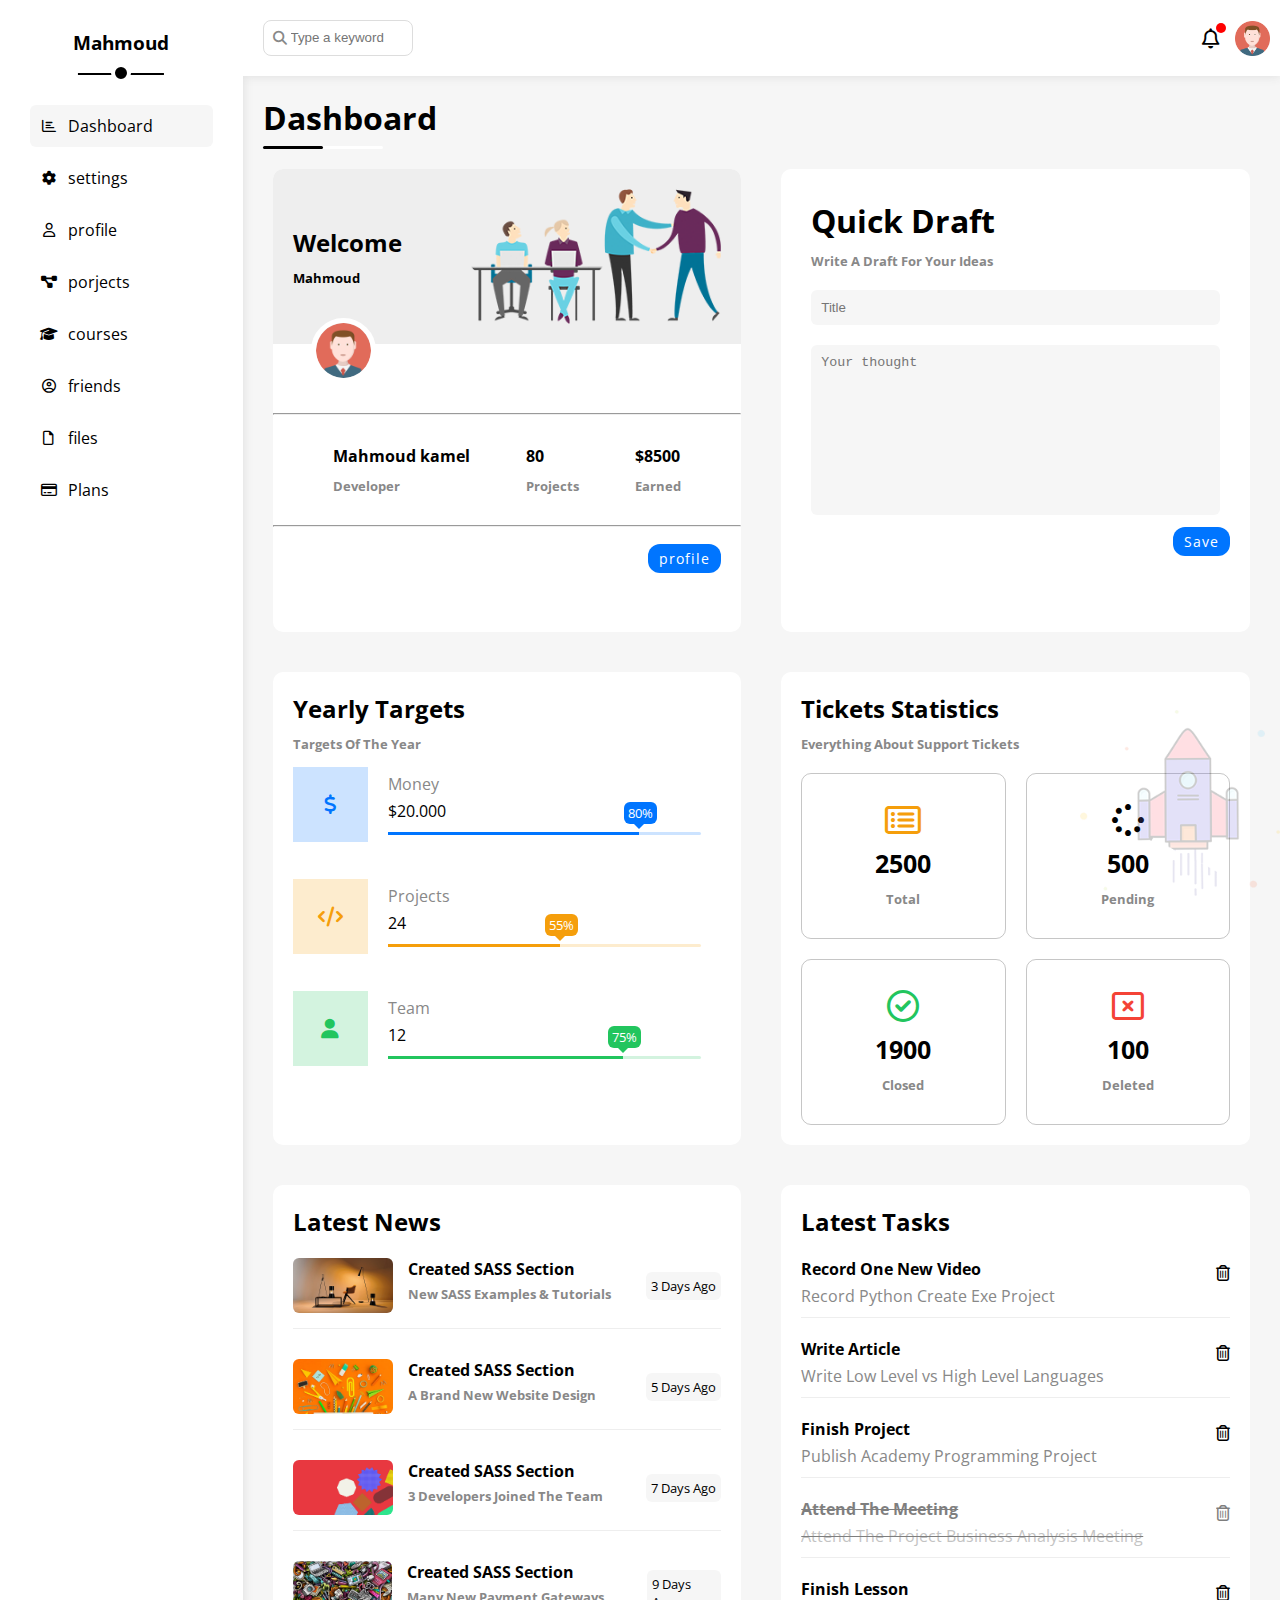
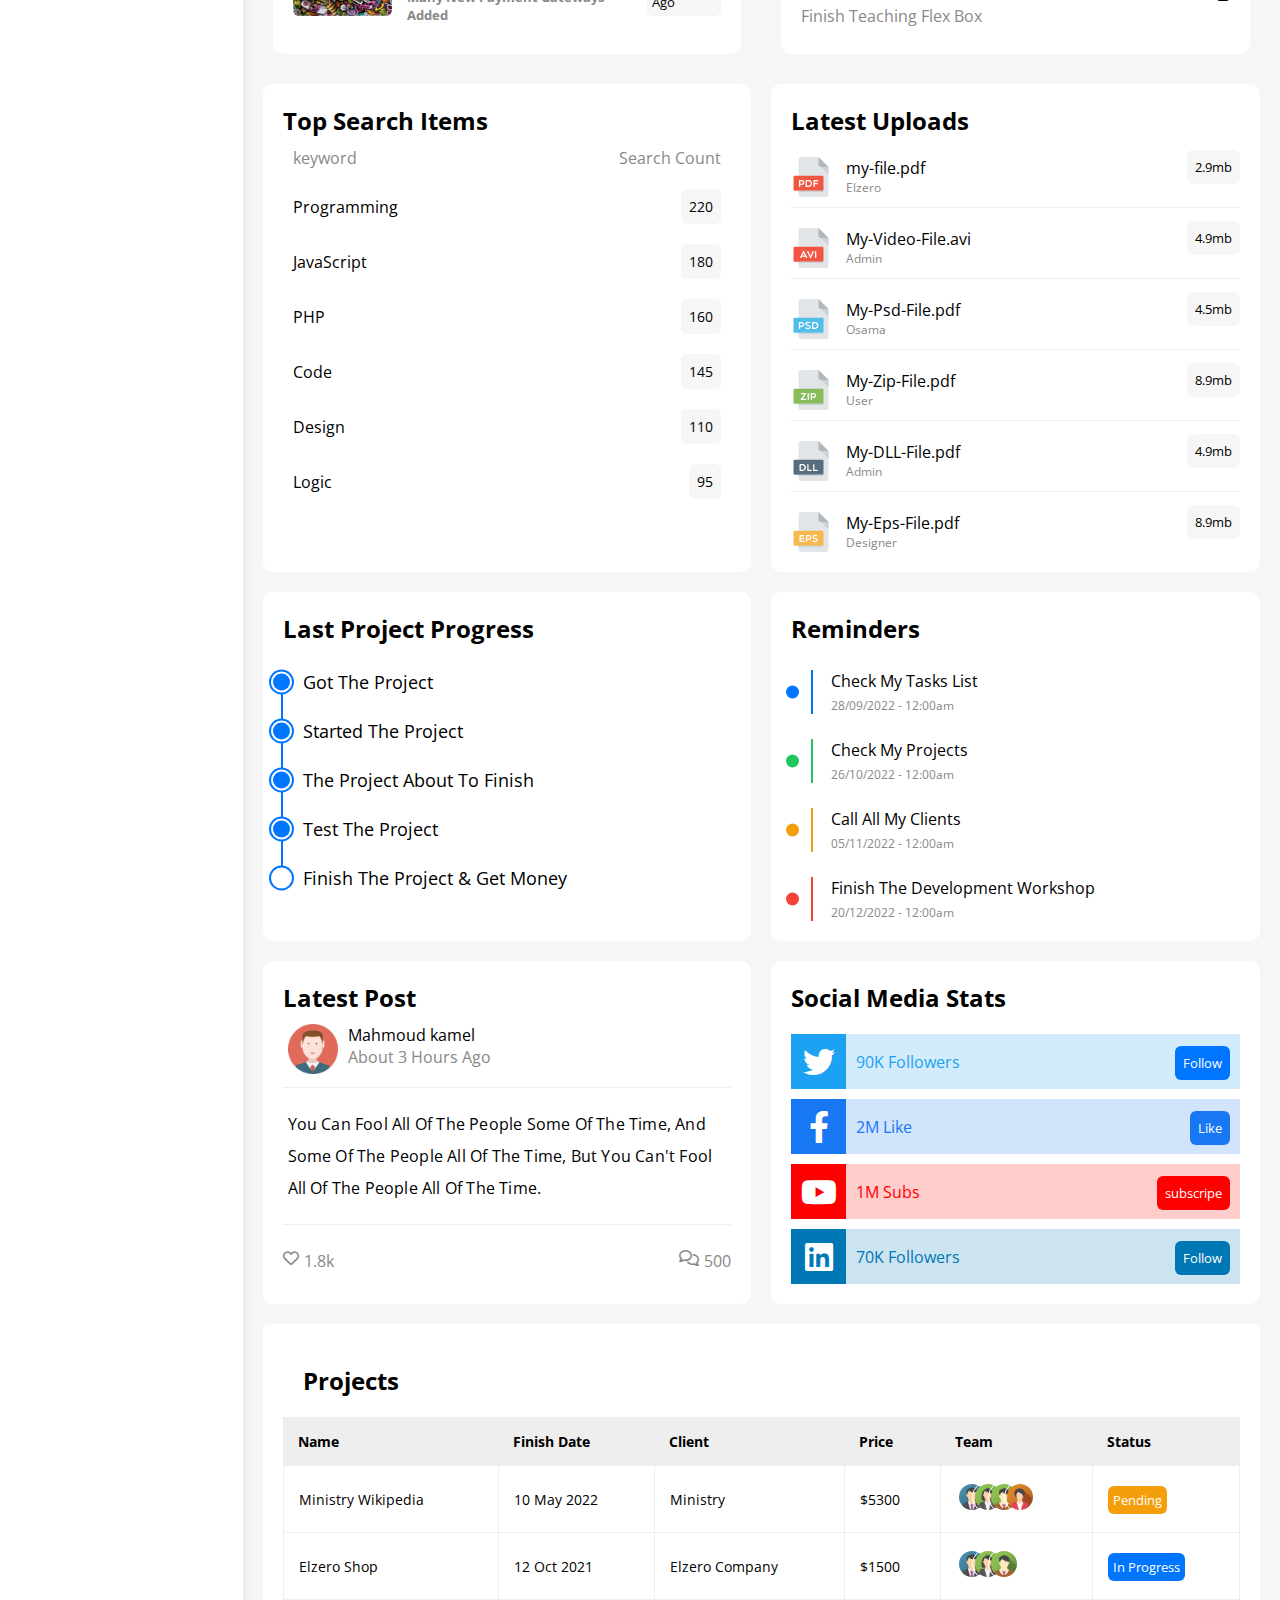
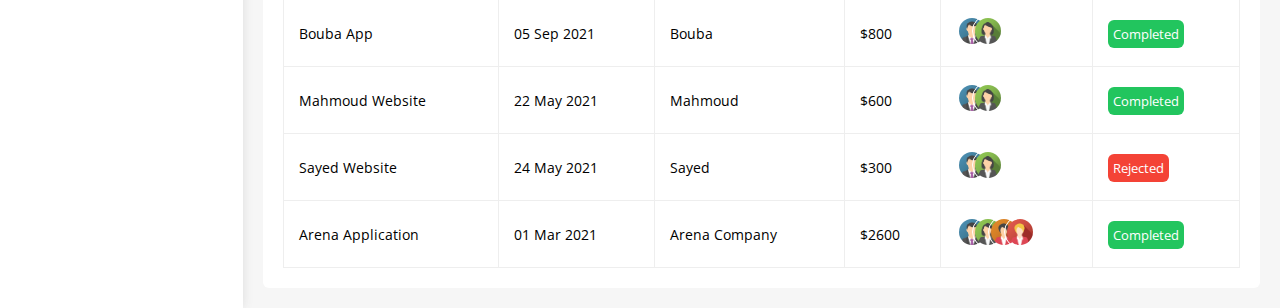
<file: index.html>
<!DOCTYPE html>
<html lang="en">
<head>
    <meta charset="UTF-8">
    <meta http-equiv="X-UA-Compatible" content="IE=edge">
    <meta name="viewport" content="width=device-width, initial-scale=1.0">
    <link rel="stylesheet" href="css/all.min.css">
    <link rel="stylesheet" href="css/master.css">
    <link rel="stylesheet" href="css/framework.css">
    <link rel="preconnect" href="https://fonts.googleapis.com" />
    <link rel="preconnect" href="https://fonts.gstatic.com" crossorigin />
    <link href="https://fonts.googleapis.com/css2?family=Open+Sans:wght@300;500&#038;display=swap" rel="stylesheet" />
    <title>Dashboard</title>
</head>
<body>
    <div class="page d-flex">
        <div class="sidebar">
            <h3 class="">Mahmoud</h3>
            <ul>
                <li class="active bg-gray p-10 br-6 m-10 fs-14 mb-10">
                    <a href="index.html" class="c-black mr-10 d-flex">
                        <i class="fa-regular fa-chart-bar fa-fw"></i>
                        <span>Dashboard</span>
                    </a>
                </li>
                <li class=" p-10 br-6 m-10 fs-14 mb-10">
                    <a href="settings.html" class="c-black mr-10 d-flex">
                        <i class="fa-solid fa-gear fa-fw"></i>
                        <span>settings</span>
                    </a>
                </li>
                <li class=" p-10 br-6 m-10 fs-14 mb-10">
                    <a href="profile.html" class="c-black mr-10 d-flex">
                        <i class="fa-regular fa-user fa-fw"></i>
                        <span>profile</span>
                    </a>
                </li>
                <li class=" p-10 br-6 m-10 fs-14 mb-10">
                    <a href="projects.html" class="c-black mr-10 d-flex">
                        <i class="fa-solid fa-diagram-project fa-fw"></i>
                        <span>porjects</span>
                    </a>
                </li>
                <li class=" p-10 br-6 m-10 fs-14 mb-10">
                    <a href="courses.html" class="c-black mr-10 d-flex">
                        <i class="fa-solid fa-graduation-cap fa-fw"></i>
                        <span>courses</span>
                    </a>
                </li>
                <li class=" p-10 br-6 m-10 fs-14 mb-10">
                    <a href="friends.html" class="c-black mr-10 d-flex">
                        <i class="fa-regular fa-circle-user fa-fw"></i>
                        <span>friends</span>
                    </a>
                </li>
                <li class=" p-10 br-6 m-10 fs-14 mb-10">
                    <a href="files.html" class="c-black mr-10 d-flex">
                        <i class="fa-regular fa-file fa-fw"></i>
                        <span>files</span>
                    </a>
                </li>
                <li class=" p-10 br-6 m-10 fs-14 mb-10">
                    <a href="Plans.html" class="c-black mr-10 d-flex">
                        <i class="fa-regular fa-credit-card fa-fw"></i>
                        <span>Plans</span>
                    </a>
                </li>
            </ul>
        </div>
        <div class="content full-width bg-gray">
            <!-- Start head -->
            <div class="head bg-white full-width space-between position-relative">
                <div class="search p-20 position-relative">
                    <input type="search" placeholder="Type a keyword">
                    <i class="fa-solid fa-magnifying-glass"></i></div>
                <div class="alirts d-flex pr-10">
                    <div class="icon position-relative"><i class="fa-regular fa-bell fa-lg mr-10"></i></div>
                    <img src="imgs/avatar.png" alt="" class="ml-5">
                </div>
            </div>
            <!-- End head -->
            <!-- Start dashboard -->
            <div class="dashboard p-20">
                <div class="title pb-20 position-relative fit-width">
                    <h1 class="position-relative">Dashboard</h1>
                </div>
                <div class="wrapper">
                    <div class="box m-10 bg-white br-10 ">
                        <div class="welcome bg-gray space-between">
                            <h2>Welcome <span class="d-block fs-13 mt-10">Mahmoud</span></h2>
                            <img src="imgs/welcome.png" alt="">
                        </div>
                        <div class="image"><img src="imgs/avatar.png" alt=""></div>
                        <hr>
                        <div class="stats space-between">
                            <h4>Mahmoud kamel<span class="d-block fs-13 mt-10 c-gray">Developer</span></h4>
                            <h4>80 <span class="d-block fs-13 mt-10 c-gray">Projects</span></h4>
                            <h4>$8500 <span class="d-block fs-13 mt-10 c-gray">Earned</span></h4>
                        </div>
                        <hr>
                        <div class="link p-20"><a href="" class=" bg-blue c-white br-6 fs-14">profile</a></div>
                    </div>
                    <div class="box m-10 bg-white br-6 p-20">
                        <h1 class="p-10">Quick Draft <span class="d-block mt-10 fs-13 c-gray">Write A Draft For Your Ideas</span></h1>
                        <div class="text p-10 "><input class="full-width bg-gray" type="text" placeholder="Title"></div>
                        <div class="textare p-10"><textarea class="full-width bg-gray" name="" id="" cols="30" rows="10" placeholder="Your thought"></textarea></div>
                        <div class="link"><a href="" class=" bg-blue c-white br-6 fs-14">Save</a></div>
                    </div>
                    <div class="box m-10 bg-white br-6 p-20">
                        <h2>Yearly Targets <span class="d-block c-gray fs-13 mt-10">Targets Of The Year</span></h2>
                        <div class="targets">
                            <div class="target money mb-10 align-items">
                                <div class="icon"><i class="fa-solid fa-dollar-sign fa-lg c-blue"></i></div>
                                <div class="traget-stats p-20">
                                    <span class="d-block c-gray">Money</span>
                                    <p class="mt-5 mb-10">$20.000</p>
                                    <div class="skill-bar">
                                        <span style="width: 80%;" class="bg-blue">
                                            <span class="fs-13 bg-blue">80%</span>
                                        </span>
                                    </div>
                                </div>
                            </div>
                            <div class="target Projects mb-10 align-items">
                                <div class="icon"><i class="fa-solid fa-code fa-lg c-orange"></i></div>
                                <div class="traget-stats p-20">
                                    <span class="d-block c-gray">Projects</span>
                                    <p class="mt-5 mb-10">24</p>
                                    <div class="skill-bar">
                                        <span style="width: 55%;" class="bg-blue">
                                            <span class="fs-13 bg-blue">55%</span>
                                        </span>
                                    </div>
                                </div>
                            </div>
                            <div class="target Team mb-10 align-items">
                                <div class="icon"><i class="fa-solid fa-user fa-lg c-green"></i></div>
                                <div class="traget-stats p-20">
                                    <span class="d-block c-gray">Team</span>
                                    <p class="mt-5 mb-10">12</p>
                                    <div class="skill-bar">
                                        <span style="width: 75%;" class="bg-blue">
                                            <span class="fs-13 bg-blue">75%</span>
                                        </span>
                                    </div>
                                </div>
                            </div>
                        </div>
                    </div>
                    <div class="box m-10 bg-white br-6 p-10">
                        <div class="tickets">
                            <h2 class="pl-10 pt-10">Tickets Statistics<span class="d-block c-gray fs-13 mt-10">Everything About Support Tickets</span></h2>
                            <div class="container">
                                <div class="div br-6 align-items m-10">
                                    <div>
                                        <i class="fa-regular fa-rectangle-list fa-2x mb-10 c-orange"></i>
                                        <h3>2500 <span class="c-gray d-block mt-10 fs-13">Total</span></h3>
                                    </div>
                            </div>
                                <div class="div br-6 align-items m-10">
                                    <div>
                                        <i class="fa-solid fa-spinner fa-2x mb-10 c-blue"></i>
                                        <h3>500<span class="c-gray d-block mt-10 fs-13">Pending</span></h3>
                                    </div>
                            </div>
                                <div class="div br-6 align-items m-10">
                                    <div>
                                        <i class="fa-regular fa-circle-check fa-2x mb-10 c-green"></i>
                                        <h3>1900<span class="c-gray d-block mt-10 fs-13">Closed</span></h3>
                                    </div>
                            </div>
                                <div class="div br-6 align-items m-10">
                                    <div>
                                        <i class="fa-regular fa-rectangle-xmark fa-2x mb-10 c-red"></i>
                                        <h3>100<span class="c-gray d-block mt-10 fs-13">Deleted</span></h3>
                                    </div>
                            </div>
                        </div> 
                    </div>
                    </div>
                    <div class="box m-10 bg-white br-6 p-20">
                        <div class="news">
                            <h2>Latest News</h2>
                            <div class="space-between  pt-20">
                                <div class="d-flex">
                                    <img class="br-6 mr-15" src="imgs/news-01.png" alt="">
                                    <h4>Created SASS Section <span class="mt-5 fs-13 d-block c-gray">New SASS Examples & Tutorials</span></h4>
                                </div>
                                <p class="c-black p-5 bg-gray br-6 fs-13">3 Days Ago</p>
                            </div>
                            <div class="space-between  pt-20">
                                <div class="d-flex">
                                    <img class="br-6 mr-15" src="imgs/news-02.png" alt="">
                                    <h4>Created SASS Section <span class="mt-5 fs-13 d-block c-gray">A Brand New Website Design</span></h4>
                                </div>
                                <p class="c-black p-5 bg-gray br-6 fs-13">5 Days Ago</p>
                            </div>
                            <div class="space-between  pt-20">
                                <div class="d-flex">
                                    <img class="br-6 mr-15" src="imgs/news-03.png" alt="">
                                    <h4>Created SASS Section <span class="mt-5 fs-13 d-block c-gray">3 Developers Joined The Team</span></h4>
                                </div>
                                <p class="c-black p-5 bg-gray br-6 fs-13">7 Days Ago</p>
                            </div>
                            <div class="space-between  pt-20 ">
                                <div class="d-flex">
                                    <img class="br-6 mr-15" src="imgs/news-04.png" alt="">
                                    <h4>Created SASS Section <span class="mt-5 fs-13 d-block c-gray">Many New Payment Gateways Added</span></h4>
                                </div>
                                <p class="c-black p-5 bg-gray br-6 fs-13">9 Days Ago</p>
                            </div>
                        </div>
                    </div>
                    <div class="box m-10 bg-white br-6 p-20">
                        <div class="tasks">
                            <h2>Latest Tasks</h2>
                            <div class="space-between">
                                <p class="mt-20 f-bold">Record One New Video <span class="d-block c-gray mt-5 f-normal">Record Python Create Exe Project</span></p>
                            <i class="fa-regular fa-trash-can delete"></i>
                            </div>
                            <div class="space-between">
                                <p class="mt-20 f-bold">Write Article <span class="d-block c-gray mt-5 f-normal">Write Low Level vs High Level Languages</span></p>
                            <i class="fa-regular fa-trash-can delete"></i>
                            </div>
                            <div class="space-between">
                                <p class="mt-20 f-bold">Finish Project <span class="d-block c-gray mt-5 f-normal">Publish Academy Programming Project</span></p>
                            <i class="fa-regular fa-trash-can delete"></i>
                            </div>
                            <div class="space-between" >
                                <p class="mt-20 f-bold">Attend The Meeting<span class="d-block c-gray mt-5 f-normal">Attend The Project Business Analysis Meeting</span></p>
                            <i class="fa-regular fa-trash-can delete"></i>
                            </div>
                            <div class="space-between">
                                <p class="mt-20 f-bold">Finish Lesson<span class="d-block c-gray mt-5 f-normal">Finish Teaching Flex Box</span></p>
                            <i class="fa-regular fa-trash-can delete"></i>
                            </div>
                        </div>
                    </div>
                    <div class="box  bg-white br-6 p-20">
                        <div class="search">
                            <h2>Top Search Items</h2>
                            <p class="space-between p-10 c-gray">keyword <span>Search Count</span></p>
                            <p class="space-between p-10">Programming <span class="p-8 bg-gray br-6 fs-14">220</span></p>
                            <p class="space-between p-10">JavaScript <span class="p-8 bg-gray br-6 fs-14">180</span></p>
                            <p class="space-between p-10">PHP <span class="p-8 bg-gray br-6 fs-14">160</span></p>
                            <p class="space-between p-10">Code <span class="p-8 bg-gray br-6 fs-14">145</span></p>
                            <p class="space-between p-10">Design <span class="p-8 bg-gray br-6 fs-14">110</span></p>
                            <p class="space-between p-10">Logic <span class="p-8 bg-gray br-6 fs-14">95</span></p>
                        </div>
                    </div>
                    <div class="box bg-white br-6 p-20">
                        <div class="uploads">
                            <h2>Latest Uploads</h2>
                            <div class="space-between pb-10">
                                <div class="d-flex mt-20">
                                    <img class="mr-15 fit-width" src="imgs/pdf.svg" alt="">
                                    <p>my-file.pdf<span class="d-block fs-12 c-gray">Elzero</span></p>
                                </div>
                                <p class="fs-13 p-8 bg-gray c-black br-6">2.9mb</p>
                            </div>
                            <div class="space-between pb-10">
                                <div class="d-flex mt-20">
                                    <img class="mr-15 fit-width" src="imgs/avi.svg" alt="">
                                    <p>My-Video-File.avi<span class="d-block fs-12 c-gray">Admin</span></p>
                                </div>
                                <p class="fs-13 p-8 bg-gray c-black br-6">4.9mb</p>
                            </div>
                            <div class="space-between pb-10">
                                <div class="d-flex mt-20">
                                    <img class="mr-15 fit-width" src="imgs/psd.svg" alt="">
                                    <p>My-Psd-File.pdf<span class="d-block fs-12 c-gray">Osama</span></p>
                                </div>
                                <p class="fs-13 p-8 bg-gray c-black br-6">4.5mb</p>
                            </div>
                            <div class="space-between pb-10">
                                <div class="d-flex mt-20">
                                    <img class="mr-15 fit-width" src="imgs/zip.svg" alt="">
                                    <p>My-Zip-File.pdf<span class="d-block fs-12 c-gray">User</span></p>
                                </div>
                                <p class="fs-13 p-8 bg-gray c-black br-6">8.9mb</p>
                            </div>
                            <div class="space-between pb-10">
                                <div class="d-flex mt-20">
                                    <img class="mr-15 fit-width" src="imgs/dll.svg" alt="">
                                    <p>My-DLL-File.pdf<span class="d-block fs-12 c-gray">Admin</span></p>
                                </div>
                                <p class="fs-13 p-8 bg-gray c-black br-6">4.9mb</p>
                            </div>
                            <div class="space-between">
                                <div class="d-flex mt-20">
                                    <img class="mr-15 fit-width" src="imgs/eps.svg" alt="">
                                    <p>My-Eps-File.pdf<span class="d-block fs-12 c-gray">Designer</span></p>
                                </div>
                                <p class="fs-13 p-8 bg-gray c-black br-6">8.9mb</p>
                            </div>
                        </div>
                    </div>
                    <div class="box bg-white br-6 p-20 ">
                        <div class="progres">
                            <h2 class="">Last Project Progress</h2>
                            <ul class="position-relative mt-20">
                                <li class="position-relative">Got The Project</li>
                                <li class="position-relative">Started The Project</li>
                                <li class="position-relative">The Project About To Finish</li>
                                <li class="position-relative">Test The Project</li>
                                <li class="position-relative">Finish The Project & Get Money</li>
                            </ul>
                            <img src="imgs/project.png" alt="">
                        </div>
                    </div>
                    <div class="box bg-white br-6 p-20">
                        <div class="reminders">
                            <h2>Reminders</h2>
                            <div class="position-relative bac-blue">
                                <p>Check My Tasks List<span class="d-block fs-12 c-gray mt-5">28/09/2022 - 12:00am</span></p>
                            </div>
                            <div class="position-relative bac-green">
                                <p >Check My Projects<span class="d-block fs-12 c-gray mt-5">26/10/2022 - 12:00am</span></p>
                            </div>
                            <div class="position-relative bac-orange">
                                <p >Call All My Clients<span class="d-block fs-12 c-gray mt-5">05/11/2022 - 12:00am</span></p>
                            </div>
                            <div class="position-relative bac-red">
                                <p>Finish The Development Workshop<span class="d-block fs-12 c-gray mt-5">20/12/2022 - 12:00am</span></p>
                            </div>
                        </div>
                    </div>
                    <div class="box bg-white br-6 p-20">
                        <div class="post">
                            <h2>Latest Post</h2>
                            <div class="post-title d-flex  p-5 pt-10">
                                <img  src="imgs/avatar.png" alt="">
                                <p class="ml-10">Mahmoud kamel<span class="d-block c-gray">About 3 Hours Ago</span></p>
                            </div>
                            <p>You Can Fool All Of The People Some Of The Time, And Some Of The People All Of The Time, But You Can't Fool All Of The People All Of The Time.</p>
                            <div class="space-between mt-25">
                                <div class="d-flex">
                                    <i class="fa-regular fa-heart c-gray"></i>
                                    <p class="c-gray ml-5">1.8k</p>
                                </div>
                                <div class="d-flex">
                                    <i class="fa-regular fa-comments c-gray"></i>
                                    <p class="c-gray ml-5">500</p>
                                </div>
                            </div>
                        </div>
                    </div>
                    <div class="box bg-white br-6 p-20">
                        <div class="media">
                            <h2>Social Media Stats</h2>
                            <div class="mt-20">
                                <div class="links twitter mb-10 space-between mt-10 ">
                                    <div class="space-between">
                                        <i class="fa-brands fa-twitter fa-2x c-white h-full center-flex bg-blue"></i>
                                        <span>90K Followers</span>
                                    </div>
                                    <div class="p-10"><a class="p-8 br-6 bg-blue c-white fs-13" href="#">Follow</a></div>
                                </div>
                                <div class="links facebook mb-10 space-between mt-10 ">
                                    <div class="space-between">
                                        <i class="fa-brands fa-facebook-f fa-2x c-white h-full center-flex"></i>
                                        <span>2M Like</span>
                                    </div>
                                    <div class="p-10"><a class="p-8 br-6 bg-blue c-white fs-13" href="#">Like</a></div>
                                </div>
                                <div class="links youtube mb-10 space-between mt-10 ">
                                    <div class="space-between">
                                        <i class="fa-brands fa-youtube fa-2x c-white h-full center-flex"></i>
                                        <span>1M Subs</span>
                                    </div>
                                    <div class="p-10"><a class="p-8 br-6 bg-red c-white fs-13" href="#">subscripe</a></div>
                                </div>
                                <div class="links in mb-10x space-between mt-10 ">
                                    <div class="space-between">
                                        <i class="fa-brands fa-linkedin fa-2x c-white h-full center-flex"></i>
                                        <span>70K Followers</span>
                                    </div>
                                    <div class="p-10"><a class="p-8 br-6 bg-red c-white fs-13" href="#">Follow</a></div>
                                </div>
                            </div>
                        </div>
                    </div>
            </div>
            <div class="Project sm-10 bg-white br-6 p-20 mt-20">
                <h2 class="p-20">Projects</h2>
                <div class="table">
                    <table class="fs-14 ">
                        <thead class="f-bold ">
                            <tr >
                                <td>Name</td>
                                <td>Finish Date	</td>
                                <td>Client</td>
                                <td>Price</td>
                                <td>Team</td>
                                <td>Status</td>
                            </tr>
                        </thead>
                        <tbody>
                            <tr>
                                <td>Ministry Wikipedia	</td>
                                <td>10 May 2022	</td>
                                <td>Ministry</td>
                                <td>$5300</td>
                                <td>
                                    <img src="imgs/team-01.png" alt="">
                                    <img src="imgs/team-02.png" alt="">
                                    <img src="imgs/team-03.png" alt="">
                                    <img src="imgs/team-04.png" alt="">
                                </td>
                                <td><span class="bg-orange p-5 br-6 c-white fs-13">Pending</span></td>
                            </tr>
                            <tr>
                                <td>Elzero Shop</td>
                                <td>12 Oct 2021	</td>
                                <td>Elzero Company</td>
                                <td>$1500</td>
                                <td>
                                    <img src="imgs/team-01.png" alt="">
                                    <img src="imgs/team-02.png" alt="">
                                    <img src="imgs/team-03.png" alt="">
                                </td>
                                <td><span class="bg-blue p-5 br-6 c-white fs-13">In Progress</span></td>
                            </tr>
                            <tr>
                                <td>Bouba App</td>
                                <td>05 Sep 2021</td>
                                <td>Bouba</td>
                                <td>$800</td>
                                <td>
                                    <img src="imgs/team-01.png" alt="">
                                    <img src="imgs/team-02.png" alt="">
                                </td>
                                <td><span class="bg-green p-5 br-6 c-white fs-13">Completed</span></td>
                            </tr>
                            <tr>
                                <td>Mahmoud Website</td>
                                <td>22 May 2021</td>
                                <td>Mahmoud</td>
                                <td>$600</td>
                                <td>
                                    <img src="imgs/team-01.png" alt="">
                                    <img src="imgs/team-02.png" alt="">
                                </td>
                                <td><span class="bg-green p-5 br-6 c-white fs-13">Completed</span></td>
                            </tr>
                            <tr>
                                <td>Sayed Website</td>
                                <td>24 May 2021</td>
                                <td>Sayed</td>
                                <td>$300</td>
                                <td>
                                    <img src="imgs/team-01.png" alt="">
                                    <img src="imgs/team-02.png" alt="">
                                </td>
                                <td><span class="bg-red p-5 br-6 c-white fs-13">Rejected</span></td>
                            </tr>
                            <tr>
                                <td>Arena Application</td>
                                <td>01 Mar 2021</td>
                                <td>Arena Company</td>
                                <td>$2600</td>
                                <td>
                                    <img src="imgs/team-01.png" alt="">
                                    <img src="imgs/team-02.png" alt="">
                                    <img src="imgs/team-04.png" alt="">
                                    <img src="imgs/team-05.png" alt="">
                                </td>
                                <td><span class="bg-green p-5 br-6 c-white fs-13">Completed</span></td>
                            </tr>
                        </tbody>
                    </table>
                </div>
            </div>
    <!-- End dashboard -->
    </div>

</body>

<script></script>
</html>
</file>
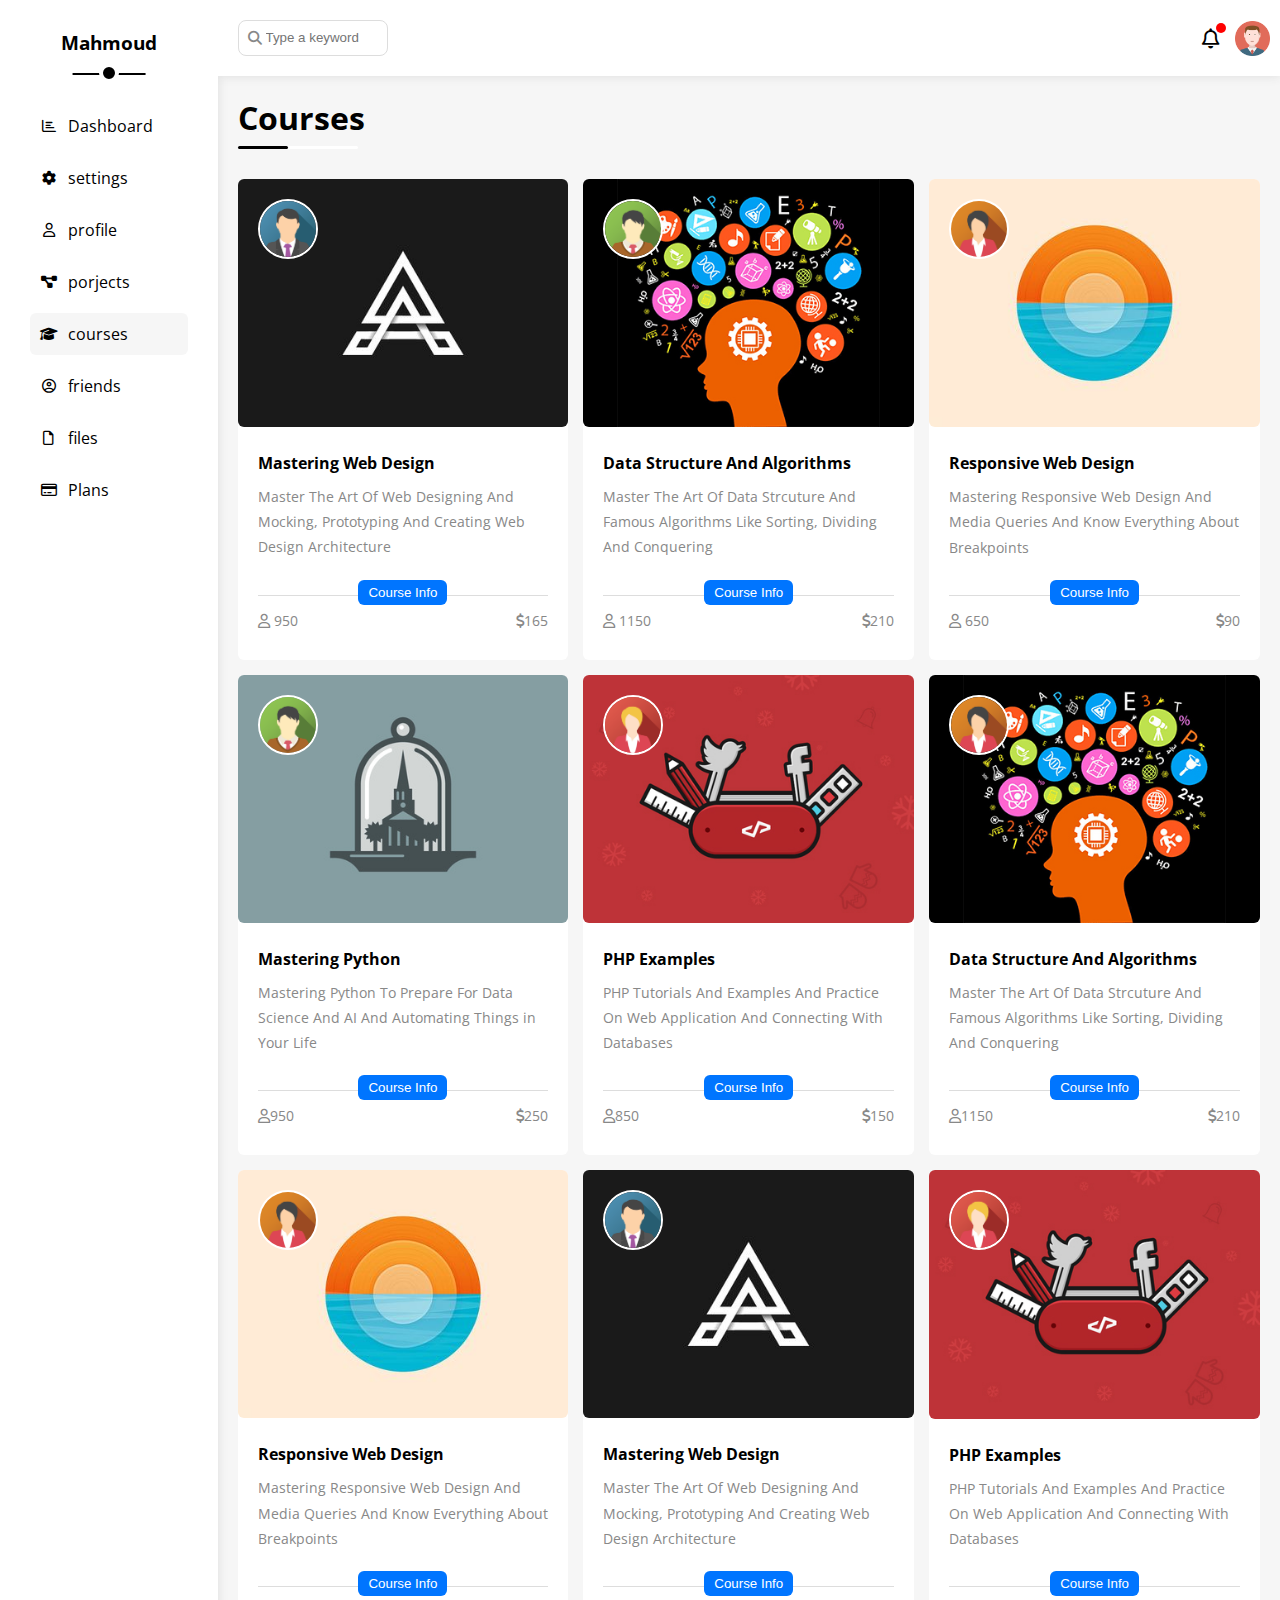
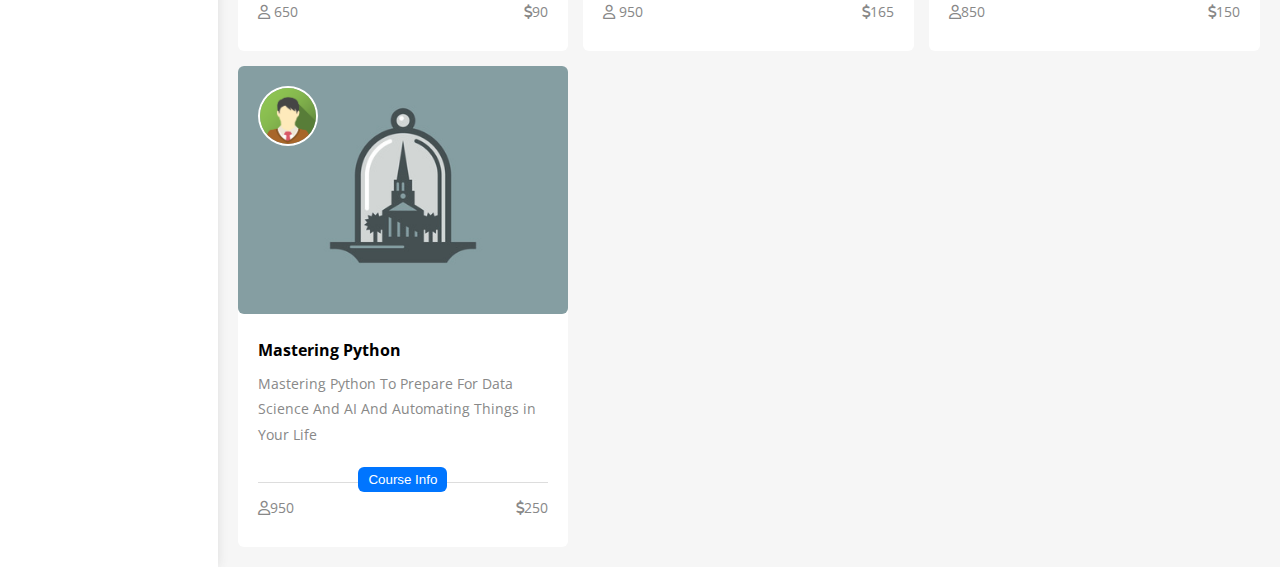
<file: courses.html>
<!DOCTYPE html>
<html lang="en">
<head>
    <meta charset="UTF-8">
    <meta http-equiv="X-UA-Compatible" content="IE=edge">
    <meta name="viewport" content="width=device-width, initial-scale=1.0">
    <link rel="stylesheet" href="css/all.min.css">
    <link rel="stylesheet" href="css/master.css">
    <link rel="stylesheet" href="css/framework.css">
    <link rel="preconnect" href="https://fonts.googleapis.com" />
    <link rel="preconnect" href="https://fonts.gstatic.com" crossorigin />
    <link href="https://fonts.googleapis.com/css2?family=Open+Sans:wght@300;500&#038;display=swap" rel="stylesheet" />
    <title>courses</title>
</head>
<body>
    <div class="page d-flex">
        <div class="sidebar">
            <h3 class="">Mahmoud</h3>
            <ul>
                <li class=" p-10 br-6 m-10 fs-14 mb-10">
                    <a href="index.html" class="c-black mr-10 d-flex">
                        <i class="fa-regular fa-chart-bar fa-fw"></i>
                        <span>Dashboard</span>
                    </a>
                </li>
                <li class=" p-10 br-6 m-10 fs-14 mb-10">
                    <a href="settings.html" class="c-black mr-10 d-flex">
                        <i class="fa-solid fa-gear fa-fw"></i>
                        <span>settings</span>
                    </a>
                </li>
                <li class=" p-10 br-6 m-10 fs-14 mb-10">
                    <a href="profile.html" class="c-black mr-10 d-flex">
                        <i class="fa-regular fa-user fa-fw"></i>
                        <span>profile</span>
                    </a>
                </li>
                <li class=" p-10 br-6 m-10 fs-14 mb-10">
                    <a href="projects.html" class="c-black mr-10 d-flex">
                        <i class="fa-solid fa-diagram-project fa-fw"></i>
                        <span>porjects</span>
                    </a>
                </li>
                <li class="active bg-gray  p-10 br-6 m-10 fs-14 mb-10">
                    <a href="courses.html" class="c-black mr-10 d-flex">
                        <i class="fa-solid fa-graduation-cap fa-fw"></i>
                        <span>courses</span>
                    </a>
                </li>
                <li class=" p-10 br-6 m-10 fs-14 mb-10">
                    <a href="friends.html" class="c-black mr-10 d-flex">
                        <i class="fa-regular fa-circle-user fa-fw"></i>
                        <span>friends</span>
                    </a>
                </li>
                <li class=" p-10 br-6 m-10 fs-14 mb-10">
                    <a href="files.html" class="c-black mr-10 d-flex">
                        <i class="fa-regular fa-file fa-fw"></i>
                        <span>files</span>
                    </a>
                </li>
                <li class=" p-10 br-6 m-10 fs-14 mb-10">
                    <a href="Plans.html" class="c-black mr-10 d-flex">
                        <i class="fa-regular fa-credit-card fa-fw"></i>
                        <span>Plans</span>
                    </a>
                </li>
            </ul>
        </div>
        <div class="content full-width bg-gray">
            <!-- Start head -->
            <div class="head bg-white full-width space-between position-relative">
                <div class="search p-20 position-relative">
                    <input type="search" placeholder="Type a keyword">
                    <i class="fa-solid fa-magnifying-glass"></i></div>
                <div class="alirts d-flex pr-10">
                    <div class="icon position-relative"><i class="fa-regular fa-bell fa-lg mr-10"></i></div>
                    <img src="imgs/avatar.png" alt="" class="ml-5">
                </div>
            </div>
            <div class="title pb-20 ml-20 mt-20 position-relative fit-width">
                <h1 class="position-relative">Courses</h1>
            </div>
            <!-- End head -->
            <div class="courses-wrapper m-20">
                <div class="course-box bg-white br-6">
                    <div class="position-relative">
                        <img class=" full-width br-6" src="imgs/course-01.jpg" alt="">
                        <img class="br-half position-ab" src="imgs/team-01.png" alt="">
                    </div>
                    <div class=" p-20 mb-10">
                        <div>
                            <h4>Mastering Web Design</h4>
                            <p class="mt-10 fs-14 c-gray ">Master The Art Of Web Designing And Mocking, Prototyping And Creating Web Design Architecture</p>
                        </div>
                        <div class="text-center button position-relative"><button>Course Info</button></div>
                        <div class="c-gray fs-14 space-between bottom">
                            <div ><i class="fa-regular fa-user"></i> 950</div>
                            <div><i class="fa-solid fa-dollar-sign"></i>165</div>
                        </div>
                    </div>
                </div>
                <div class="course-box bg-white br-6">
                    <div class="position-relative">
                        <img class=" full-width br-6" src="imgs/course-02.jpg" alt="">
                        <img class="br-half position-ab" src="imgs/team-03.png" alt="">
                    </div>
                    <div class=" p-20 mb-10">
                        <div>
                            <h4>Data Structure And Algorithms</h4>
                            <p class="mt-10 fs-14 c-gray ">Master The Art Of Data Strcuture And Famous Algorithms Like Sorting, Dividing And Conquering</p>
                        </div>
                        <div class="text-center button position-relative"><button>Course Info</button></div>
                        <div class="c-gray fs-14 space-between bottom">
                            <div ><i class="fa-regular fa-user"></i> 1150</div>
                            <div><i class="fa-solid fa-dollar-sign"></i>210</div>
                        </div>
                    </div>
                </div>
                <div class="course-box bg-white br-6">
                    <div class="position-relative">
                        <img class=" full-width br-6" src="imgs/course-03.jpg" alt="">
                        <img class="br-half position-ab" src="imgs/team-04.png" alt="">
                    </div>
                    <div class=" p-20 mb-10">
                        <div>
                            <h4>Responsive Web Design</h4>
                            <p class="mt-10 fs-14 c-gray ">Mastering Responsive Web Design And Media Queries And Know Everything About Breakpoints</p>
                        </div>
                        <div class="text-center button position-relative"><button>Course Info</button></div>
                        <div class="c-gray fs-14 space-between bottom">
                            <div ><i class="fa-regular fa-user"></i> 650</div>
                            <div><i class="fa-solid fa-dollar-sign"></i>90</div>
                        </div>
                    </div>
                </div>
                <div class="course-box bg-white br-6">
                    <div class="position-relative">
                        <img class=" full-width br-6" src="imgs/course-04.jpg" alt="">
                        <img class="br-half position-ab" src="imgs/team-03.png" alt="">
                    </div>
                    <div class=" p-20 mb-10">
                        <div>
                            <h4>Mastering Python</h4>
                            <p class="mt-10 fs-14 c-gray ">Mastering Python To Prepare For Data Science And AI And Automating Things in Your Life</p>
                        </div>
                        <div class="text-center button position-relative"><button>Course Info</button></div>
                        <div class="c-gray fs-14 space-between bottom">
                            <div ><i class="fa-regular fa-user"></i>950</div>
                            <div><i class="fa-solid fa-dollar-sign"></i>250</div>
                        </div>
                    </div>
                </div>
                <div class="course-box bg-white br-6">
                    <div class="position-relative">
                        <img class=" full-width br-6" src="imgs/course-05.jpg" alt="">
                        <img class="br-half position-ab" src="imgs/team-05.png" alt="">
                    </div>
                    <div class=" p-20 mb-10">
                        <div>
                            <h4>PHP Examples</h4>
                            <p class="mt-10 fs-14 c-gray ">PHP Tutorials And Examples And Practice On Web Application And Connecting With Databases</p>
                        </div>
                        <div class="text-center button position-relative"><button>Course Info</button></div>
                        <div class="c-gray fs-14 space-between bottom">
                            <div ><i class="fa-regular fa-user"></i>850</div>
                            <div><i class="fa-solid fa-dollar-sign"></i>150</div>
                        </div>
                    </div>
                </div>
                <div class="course-box bg-white br-6">
                    <div class="position-relative">
                        <img class=" full-width br-6" src="imgs/course-02.jpg" alt="">
                        <img class="br-half position-ab" src="imgs/team-04.png" alt="">
                    </div>
                    <div class=" p-20 mb-10">
                        <div>
                            <h4>Data Structure And Algorithms</h4>
                            <p class="mt-10 fs-14 c-gray ">Master The Art Of Data Strcuture And Famous Algorithms Like Sorting, Dividing And Conquering</p>
                        </div>
                        <div class="text-center button position-relative"><button>Course Info</button></div>
                        <div class="c-gray fs-14 space-between bottom">
                            <div ><i class="fa-regular fa-user"></i>1150</div>
                            <div><i class="fa-solid fa-dollar-sign"></i>210</div>
                        </div>
                    </div>
                </div>
                <div class="course-box bg-white br-6">
                    <div class="position-relative">
                        <img class=" full-width br-6" src="imgs/course-03.jpg" alt="">
                        <img class="br-half position-ab" src="imgs/team-04.png" alt="">
                    </div>
                    <div class=" p-20 mb-10">
                        <div>
                            <h4>Responsive Web Design</h4>
                            <p class="mt-10 fs-14 c-gray ">Mastering Responsive Web Design And Media Queries And Know Everything About Breakpoints</p>
                        </div>
                        <div class="text-center button position-relative"><button>Course Info</button></div>
                        <div class="c-gray fs-14 space-between bottom">
                            <div ><i class="fa-regular fa-user"></i> 650</div>
                            <div><i class="fa-solid fa-dollar-sign"></i>90</div>
                        </div>
                    </div>
                </div>
                <div class="course-box bg-white br-6">
                    <div class="position-relative">
                        <img class=" full-width br-6" src="imgs/course-01.jpg" alt="">
                        <img class="br-half position-ab" src="imgs/team-01.png" alt="">
                    </div>
                    <div class=" p-20 mb-10">
                        <div>
                            <h4>Mastering Web Design</h4>
                            <p class="mt-10 fs-14 c-gray ">Master The Art Of Web Designing And Mocking, Prototyping And Creating Web Design Architecture</p>
                        </div>
                        <div class="text-center button position-relative"><button>Course Info</button></div>
                        <div class="c-gray fs-14 space-between bottom">
                            <div ><i class="fa-regular fa-user"></i> 950</div>
                            <div><i class="fa-solid fa-dollar-sign"></i>165</div>
                        </div>
                    </div>
                </div>
                <div class="course-box bg-white br-6">
                    <div class="position-relative">
                        <img class=" full-width br-6" src="imgs/course-05.jpg" alt="">
                        <img class="br-half position-ab" src="imgs/team-05.png" alt="">
                    </div>
                    <div class=" p-20 mb-10">
                        <div>
                            <h4>PHP Examples</h4>
                            <p class="mt-10 fs-14 c-gray ">PHP Tutorials And Examples And Practice On Web Application And Connecting With Databases</p>
                        </div>
                        <div class="text-center button position-relative"><button>Course Info</button></div>
                        <div class="c-gray fs-14 space-between bottom">
                            <div ><i class="fa-regular fa-user"></i>850</div>
                            <div><i class="fa-solid fa-dollar-sign"></i>150</div>
                        </div>
                    </div>
                </div>
                <div class="course-box bg-white br-6">
                    <div class="position-relative">
                        <img class=" full-width br-6" src="imgs/course-04.jpg" alt="">
                        <img class="br-half position-ab" src="imgs/team-03.png" alt="">
                    </div>
                    <div class=" p-20 mb-10">
                        <div>
                            <h4>Mastering Python</h4>
                            <p class="mt-10 fs-14 c-gray ">Mastering Python To Prepare For Data Science And AI And Automating Things in Your Life</p>
                        </div>
                        <div class="text-center button position-relative"><button>Course Info</button></div>
                        <div class="c-gray fs-14 space-between bottom">
                            <div ><i class="fa-regular fa-user"></i>950</div>
                            <div><i class="fa-solid fa-dollar-sign"></i>250</div>
                        </div>
                    </div>
                </div>
            </div>
    </div>
</body>
</html>
</file>
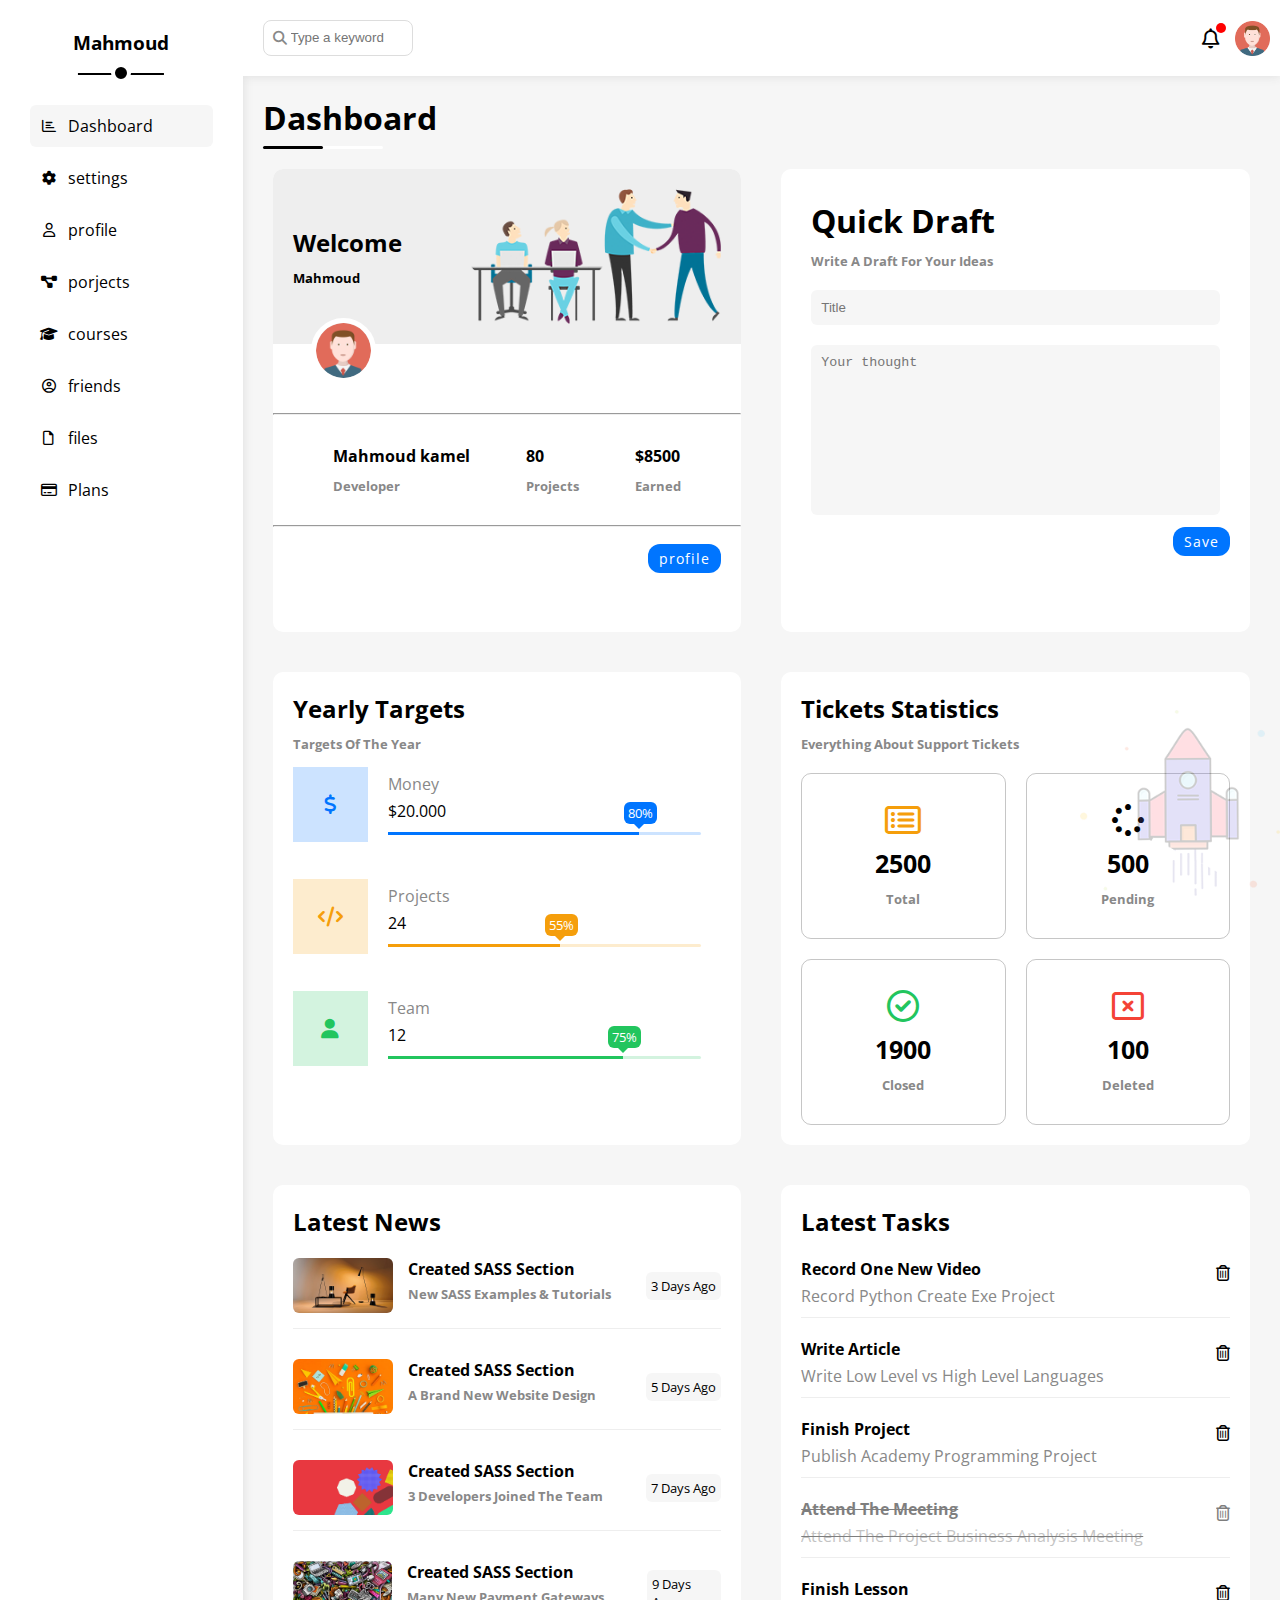
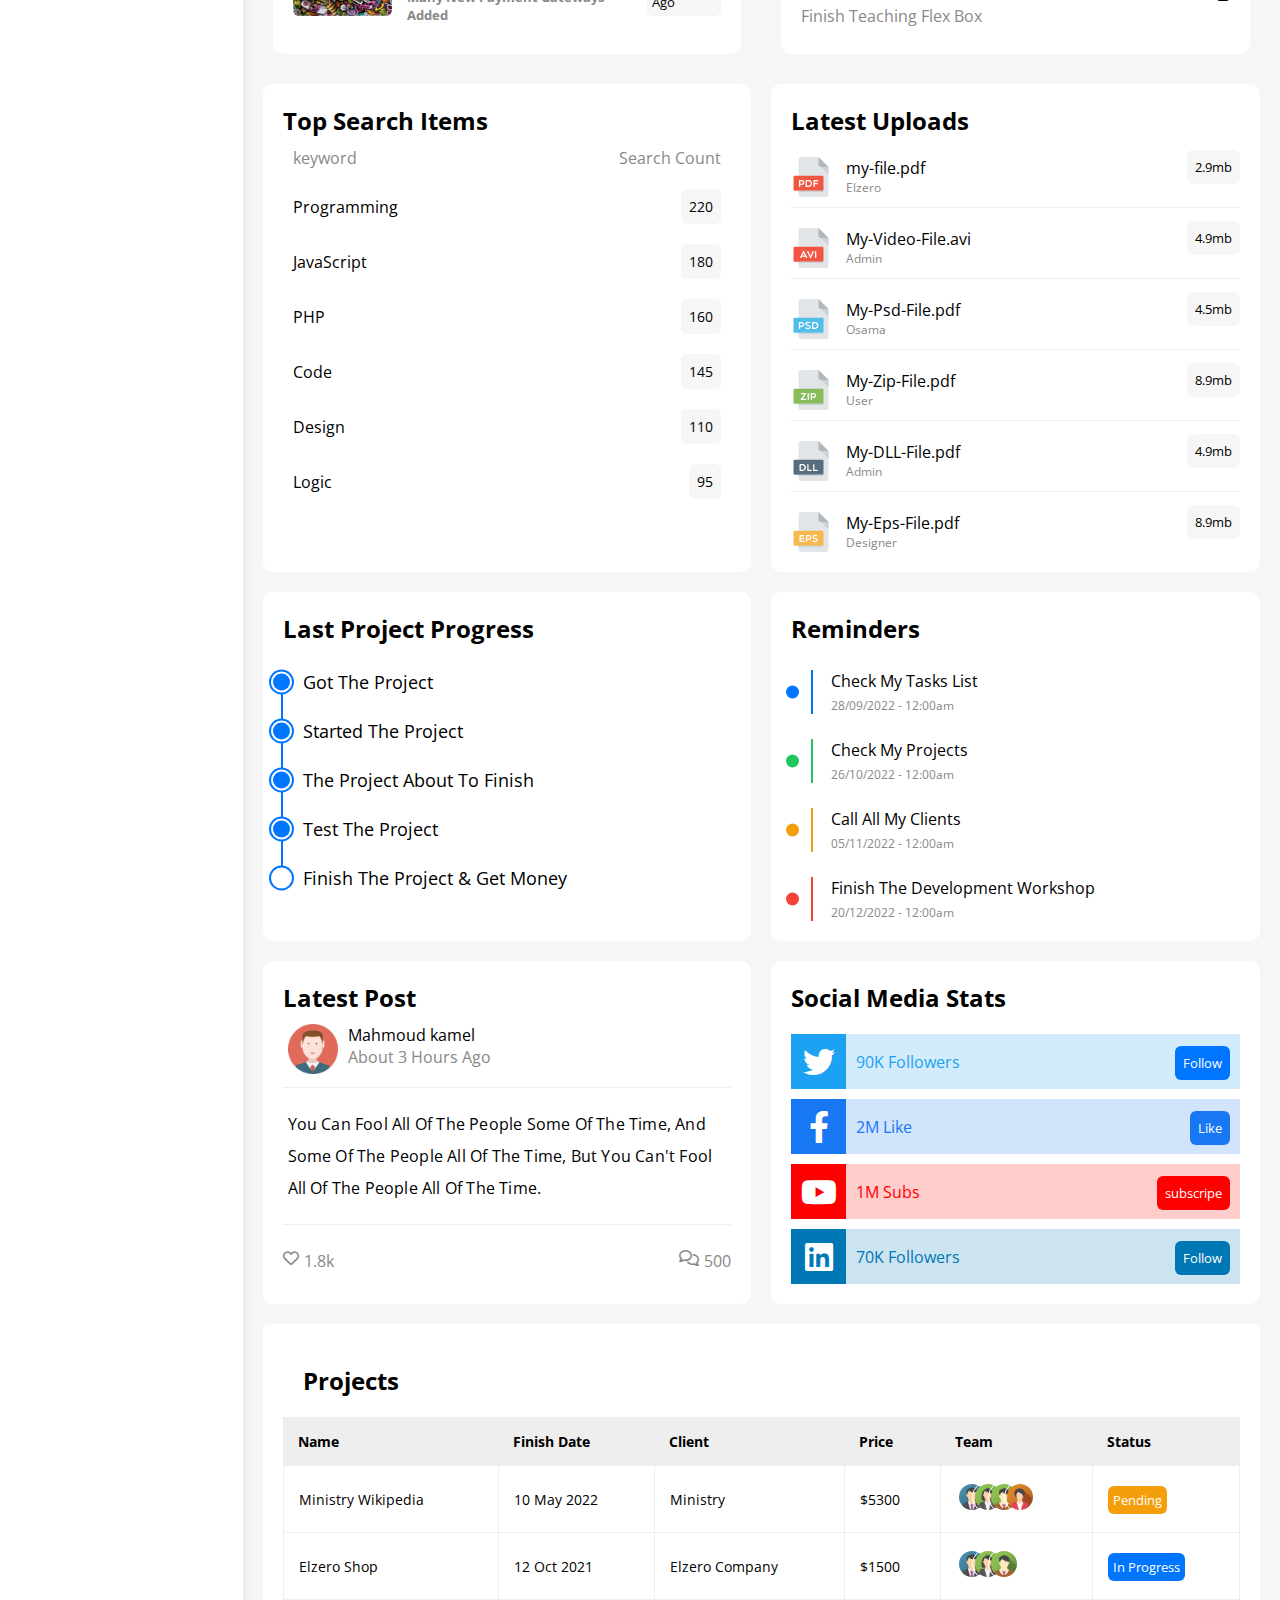
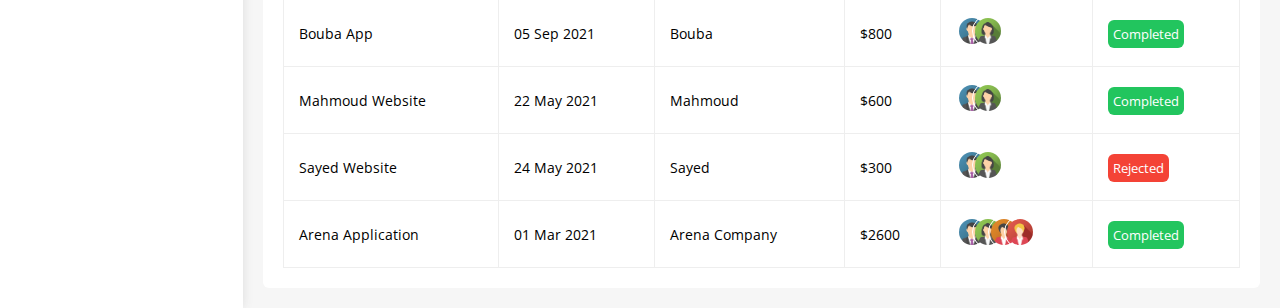
<file: Dashboard.html>
<!DOCTYPE html>
<html lang="en">
<head>
    <meta charset="UTF-8">
    <meta http-equiv="X-UA-Compatible" content="IE=edge">
    <meta name="viewport" content="width=device-width, initial-scale=1.0">
    <link rel="stylesheet" href="css/all.min.css">
    <link rel="stylesheet" href="css/master.css">
    <link rel="stylesheet" href="css/framework.css">
    <link rel="preconnect" href="https://fonts.googleapis.com" />
    <link rel="preconnect" href="https://fonts.gstatic.com" crossorigin />
    <link href="https://fonts.googleapis.com/css2?family=Open+Sans:wght@300;500&#038;display=swap" rel="stylesheet" />
    <title>Dashboard</title>
</head>
<body>
    <div class="page d-flex">
        <div class="sidebar">
            <h3 class="">Mahmoud</h3>
            <ul>
                <li class="active bg-gray p-10 br-6 m-10 fs-14 mb-10">
                    <a href="Dashboard.html" class="c-black mr-10 d-flex">
                        <i class="fa-regular fa-chart-bar fa-fw"></i>
                        <span>Dashboard</span>
                    </a>
                </li>
                <li class=" p-10 br-6 m-10 fs-14 mb-10">
                    <a href="settings.html" class="c-black mr-10 d-flex">
                        <i class="fa-solid fa-gear fa-fw"></i>
                        <span>settings</span>
                    </a>
                </li>
                <li class=" p-10 br-6 m-10 fs-14 mb-10">
                    <a href="profile.html" class="c-black mr-10 d-flex">
                        <i class="fa-regular fa-user fa-fw"></i>
                        <span>profile</span>
                    </a>
                </li>
                <li class=" p-10 br-6 m-10 fs-14 mb-10">
                    <a href="projects.html" class="c-black mr-10 d-flex">
                        <i class="fa-solid fa-diagram-project fa-fw"></i>
                        <span>porjects</span>
                    </a>
                </li>
                <li class=" p-10 br-6 m-10 fs-14 mb-10">
                    <a href="courses.html" class="c-black mr-10 d-flex">
                        <i class="fa-solid fa-graduation-cap fa-fw"></i>
                        <span>courses</span>
                    </a>
                </li>
                <li class=" p-10 br-6 m-10 fs-14 mb-10">
                    <a href="friends.html" class="c-black mr-10 d-flex">
                        <i class="fa-regular fa-circle-user fa-fw"></i>
                        <span>friends</span>
                    </a>
                </li>
                <li class=" p-10 br-6 m-10 fs-14 mb-10">
                    <a href="files.html" class="c-black mr-10 d-flex">
                        <i class="fa-regular fa-file fa-fw"></i>
                        <span>files</span>
                    </a>
                </li>
                <li class=" p-10 br-6 m-10 fs-14 mb-10">
                    <a href="Plans.html" class="c-black mr-10 d-flex">
                        <i class="fa-regular fa-credit-card fa-fw"></i>
                        <span>Plans</span>
                    </a>
                </li>
            </ul>
        </div>
        <div class="content full-width bg-gray">
            <!-- Start head -->
            <div class="head bg-white full-width space-between position-relative">
                <div class="search p-20 position-relative">
                    <input type="search" placeholder="Type a keyword">
                    <i class="fa-solid fa-magnifying-glass"></i></div>
                <div class="alirts d-flex pr-10">
                    <div class="icon position-relative"><i class="fa-regular fa-bell fa-lg mr-10"></i></div>
                    <img src="imgs/avatar.png" alt="" class="ml-5">
                </div>
            </div>
            <!-- End head -->
            <!-- Start dashboard -->
            <div class="dashboard p-20">
                <div class="title pb-20 position-relative fit-width">
                    <h1 class="position-relative">Dashboard</h1>
                </div>
                <div class="wrapper">
                    <div class="box m-10 bg-white br-10 ">
                        <div class="welcome bg-gray space-between">
                            <h2>Welcome <span class="d-block fs-13 mt-10">Mahmoud</span></h2>
                            <img src="imgs/welcome.png" alt="">
                        </div>
                        <div class="image"><img src="imgs/avatar.png" alt=""></div>
                        <hr>
                        <div class="stats space-between">
                            <h4>Mahmoud kamel<span class="d-block fs-13 mt-10 c-gray">Developer</span></h4>
                            <h4>80 <span class="d-block fs-13 mt-10 c-gray">Projects</span></h4>
                            <h4>$8500 <span class="d-block fs-13 mt-10 c-gray">Earned</span></h4>
                        </div>
                        <hr>
                        <div class="link p-20"><a href="" class=" bg-blue c-white br-6 fs-14">profile</a></div>
                    </div>
                    <div class="box m-10 bg-white br-6 p-20">
                        <h1 class="p-10">Quick Draft <span class="d-block mt-10 fs-13 c-gray">Write A Draft For Your Ideas</span></h1>
                        <div class="text p-10 "><input class="full-width bg-gray" type="text" placeholder="Title"></div>
                        <div class="textare p-10"><textarea class="full-width bg-gray" name="" id="" cols="30" rows="10" placeholder="Your thought"></textarea></div>
                        <div class="link"><a href="" class=" bg-blue c-white br-6 fs-14">Save</a></div>
                    </div>
                    <div class="box m-10 bg-white br-6 p-20">
                        <h2>Yearly Targets <span class="d-block c-gray fs-13 mt-10">Targets Of The Year</span></h2>
                        <div class="targets">
                            <div class="target money mb-10 align-items">
                                <div class="icon"><i class="fa-solid fa-dollar-sign fa-lg c-blue"></i></div>
                                <div class="traget-stats p-20">
                                    <span class="d-block c-gray">Money</span>
                                    <p class="mt-5 mb-10">$20.000</p>
                                    <div class="skill-bar">
                                        <span style="width: 80%;" class="bg-blue">
                                            <span class="fs-13 bg-blue">80%</span>
                                        </span>
                                    </div>
                                </div>
                            </div>
                            <div class="target Projects mb-10 align-items">
                                <div class="icon"><i class="fa-solid fa-code fa-lg c-orange"></i></div>
                                <div class="traget-stats p-20">
                                    <span class="d-block c-gray">Projects</span>
                                    <p class="mt-5 mb-10">24</p>
                                    <div class="skill-bar">
                                        <span style="width: 55%;" class="bg-blue">
                                            <span class="fs-13 bg-blue">55%</span>
                                        </span>
                                    </div>
                                </div>
                            </div>
                            <div class="target Team mb-10 align-items">
                                <div class="icon"><i class="fa-solid fa-user fa-lg c-green"></i></div>
                                <div class="traget-stats p-20">
                                    <span class="d-block c-gray">Team</span>
                                    <p class="mt-5 mb-10">12</p>
                                    <div class="skill-bar">
                                        <span style="width: 75%;" class="bg-blue">
                                            <span class="fs-13 bg-blue">75%</span>
                                        </span>
                                    </div>
                                </div>
                            </div>
                        </div>
                    </div>
                    <div class="box m-10 bg-white br-6 p-10">
                        <div class="tickets">
                            <h2 class="pl-10 pt-10">Tickets Statistics<span class="d-block c-gray fs-13 mt-10">Everything About Support Tickets</span></h2>
                            <div class="container">
                                <div class="div br-6 align-items m-10">
                                    <div>
                                        <i class="fa-regular fa-rectangle-list fa-2x mb-10 c-orange"></i>
                                        <h3>2500 <span class="c-gray d-block mt-10 fs-13">Total</span></h3>
                                    </div>
                            </div>
                                <div class="div br-6 align-items m-10">
                                    <div>
                                        <i class="fa-solid fa-spinner fa-2x mb-10 c-blue"></i>
                                        <h3>500<span class="c-gray d-block mt-10 fs-13">Pending</span></h3>
                                    </div>
                            </div>
                                <div class="div br-6 align-items m-10">
                                    <div>
                                        <i class="fa-regular fa-circle-check fa-2x mb-10 c-green"></i>
                                        <h3>1900<span class="c-gray d-block mt-10 fs-13">Closed</span></h3>
                                    </div>
                            </div>
                                <div class="div br-6 align-items m-10">
                                    <div>
                                        <i class="fa-regular fa-rectangle-xmark fa-2x mb-10 c-red"></i>
                                        <h3>100<span class="c-gray d-block mt-10 fs-13">Deleted</span></h3>
                                    </div>
                            </div>
                        </div> 
                    </div>
                    </div>
                    <div class="box m-10 bg-white br-6 p-20">
                        <div class="news">
                            <h2>Latest News</h2>
                            <div class="space-between  pt-20">
                                <div class="d-flex">
                                    <img class="br-6 mr-15" src="imgs/news-01.png" alt="">
                                    <h4>Created SASS Section <span class="mt-5 fs-13 d-block c-gray">New SASS Examples & Tutorials</span></h4>
                                </div>
                                <p class="c-black p-5 bg-gray br-6 fs-13">3 Days Ago</p>
                            </div>
                            <div class="space-between  pt-20">
                                <div class="d-flex">
                                    <img class="br-6 mr-15" src="imgs/news-02.png" alt="">
                                    <h4>Created SASS Section <span class="mt-5 fs-13 d-block c-gray">A Brand New Website Design</span></h4>
                                </div>
                                <p class="c-black p-5 bg-gray br-6 fs-13">5 Days Ago</p>
                            </div>
                            <div class="space-between  pt-20">
                                <div class="d-flex">
                                    <img class="br-6 mr-15" src="imgs/news-03.png" alt="">
                                    <h4>Created SASS Section <span class="mt-5 fs-13 d-block c-gray">3 Developers Joined The Team</span></h4>
                                </div>
                                <p class="c-black p-5 bg-gray br-6 fs-13">7 Days Ago</p>
                            </div>
                            <div class="space-between  pt-20 ">
                                <div class="d-flex">
                                    <img class="br-6 mr-15" src="imgs/news-04.png" alt="">
                                    <h4>Created SASS Section <span class="mt-5 fs-13 d-block c-gray">Many New Payment Gateways Added</span></h4>
                                </div>
                                <p class="c-black p-5 bg-gray br-6 fs-13">9 Days Ago</p>
                            </div>
                        </div>
                    </div>
                    <div class="box m-10 bg-white br-6 p-20">
                        <div class="tasks">
                            <h2>Latest Tasks</h2>
                            <div class="space-between">
                                <p class="mt-20 f-bold">Record One New Video <span class="d-block c-gray mt-5 f-normal">Record Python Create Exe Project</span></p>
                            <i class="fa-regular fa-trash-can delete"></i>
                            </div>
                            <div class="space-between">
                                <p class="mt-20 f-bold">Write Article <span class="d-block c-gray mt-5 f-normal">Write Low Level vs High Level Languages</span></p>
                            <i class="fa-regular fa-trash-can delete"></i>
                            </div>
                            <div class="space-between">
                                <p class="mt-20 f-bold">Finish Project <span class="d-block c-gray mt-5 f-normal">Publish Academy Programming Project</span></p>
                            <i class="fa-regular fa-trash-can delete"></i>
                            </div>
                            <div class="space-between" >
                                <p class="mt-20 f-bold">Attend The Meeting<span class="d-block c-gray mt-5 f-normal">Attend The Project Business Analysis Meeting</span></p>
                            <i class="fa-regular fa-trash-can delete"></i>
                            </div>
                            <div class="space-between">
                                <p class="mt-20 f-bold">Finish Lesson<span class="d-block c-gray mt-5 f-normal">Finish Teaching Flex Box</span></p>
                            <i class="fa-regular fa-trash-can delete"></i>
                            </div>
                        </div>
                    </div>
                    <div class="box  bg-white br-6 p-20">
                        <div class="search">
                            <h2>Top Search Items</h2>
                            <p class="space-between p-10 c-gray">keyword <span>Search Count</span></p>
                            <p class="space-between p-10">Programming <span class="p-8 bg-gray br-6 fs-14">220</span></p>
                            <p class="space-between p-10">JavaScript <span class="p-8 bg-gray br-6 fs-14">180</span></p>
                            <p class="space-between p-10">PHP <span class="p-8 bg-gray br-6 fs-14">160</span></p>
                            <p class="space-between p-10">Code <span class="p-8 bg-gray br-6 fs-14">145</span></p>
                            <p class="space-between p-10">Design <span class="p-8 bg-gray br-6 fs-14">110</span></p>
                            <p class="space-between p-10">Logic <span class="p-8 bg-gray br-6 fs-14">95</span></p>
                        </div>
                    </div>
                    <div class="box bg-white br-6 p-20">
                        <div class="uploads">
                            <h2>Latest Uploads</h2>
                            <div class="space-between pb-10">
                                <div class="d-flex mt-20">
                                    <img class="mr-15 fit-width" src="imgs/pdf.svg" alt="">
                                    <p>my-file.pdf<span class="d-block fs-12 c-gray">Elzero</span></p>
                                </div>
                                <p class="fs-13 p-8 bg-gray c-black br-6">2.9mb</p>
                            </div>
                            <div class="space-between pb-10">
                                <div class="d-flex mt-20">
                                    <img class="mr-15 fit-width" src="imgs/avi.svg" alt="">
                                    <p>My-Video-File.avi<span class="d-block fs-12 c-gray">Admin</span></p>
                                </div>
                                <p class="fs-13 p-8 bg-gray c-black br-6">4.9mb</p>
                            </div>
                            <div class="space-between pb-10">
                                <div class="d-flex mt-20">
                                    <img class="mr-15 fit-width" src="imgs/psd.svg" alt="">
                                    <p>My-Psd-File.pdf<span class="d-block fs-12 c-gray">Osama</span></p>
                                </div>
                                <p class="fs-13 p-8 bg-gray c-black br-6">4.5mb</p>
                            </div>
                            <div class="space-between pb-10">
                                <div class="d-flex mt-20">
                                    <img class="mr-15 fit-width" src="imgs/zip.svg" alt="">
                                    <p>My-Zip-File.pdf<span class="d-block fs-12 c-gray">User</span></p>
                                </div>
                                <p class="fs-13 p-8 bg-gray c-black br-6">8.9mb</p>
                            </div>
                            <div class="space-between pb-10">
                                <div class="d-flex mt-20">
                                    <img class="mr-15 fit-width" src="imgs/dll.svg" alt="">
                                    <p>My-DLL-File.pdf<span class="d-block fs-12 c-gray">Admin</span></p>
                                </div>
                                <p class="fs-13 p-8 bg-gray c-black br-6">4.9mb</p>
                            </div>
                            <div class="space-between">
                                <div class="d-flex mt-20">
                                    <img class="mr-15 fit-width" src="imgs/eps.svg" alt="">
                                    <p>My-Eps-File.pdf<span class="d-block fs-12 c-gray">Designer</span></p>
                                </div>
                                <p class="fs-13 p-8 bg-gray c-black br-6">8.9mb</p>
                            </div>
                        </div>
                    </div>
                    <div class="box bg-white br-6 p-20 ">
                        <div class="progres">
                            <h2 class="">Last Project Progress</h2>
                            <ul class="position-relative mt-20">
                                <li class="position-relative">Got The Project</li>
                                <li class="position-relative">Started The Project</li>
                                <li class="position-relative">The Project About To Finish</li>
                                <li class="position-relative">Test The Project</li>
                                <li class="position-relative">Finish The Project & Get Money</li>
                            </ul>
                            <img src="imgs/project.png" alt="">
                        </div>
                    </div>
                    <div class="box bg-white br-6 p-20">
                        <div class="reminders">
                            <h2>Reminders</h2>
                            <div class="position-relative bac-blue">
                                <p>Check My Tasks List<span class="d-block fs-12 c-gray mt-5">28/09/2022 - 12:00am</span></p>
                            </div>
                            <div class="position-relative bac-green">
                                <p >Check My Projects<span class="d-block fs-12 c-gray mt-5">26/10/2022 - 12:00am</span></p>
                            </div>
                            <div class="position-relative bac-orange">
                                <p >Call All My Clients<span class="d-block fs-12 c-gray mt-5">05/11/2022 - 12:00am</span></p>
                            </div>
                            <div class="position-relative bac-red">
                                <p>Finish The Development Workshop<span class="d-block fs-12 c-gray mt-5">20/12/2022 - 12:00am</span></p>
                            </div>
                        </div>
                    </div>
                    <div class="box bg-white br-6 p-20">
                        <div class="post">
                            <h2>Latest Post</h2>
                            <div class="post-title d-flex  p-5 pt-10">
                                <img  src="imgs/avatar.png" alt="">
                                <p class="ml-10">Mahmoud kamel<span class="d-block c-gray">About 3 Hours Ago</span></p>
                            </div>
                            <p>You Can Fool All Of The People Some Of The Time, And Some Of The People All Of The Time, But You Can't Fool All Of The People All Of The Time.</p>
                            <div class="space-between mt-25">
                                <div class="d-flex">
                                    <i class="fa-regular fa-heart c-gray"></i>
                                    <p class="c-gray ml-5">1.8k</p>
                                </div>
                                <div class="d-flex">
                                    <i class="fa-regular fa-comments c-gray"></i>
                                    <p class="c-gray ml-5">500</p>
                                </div>
                            </div>
                        </div>
                    </div>
                    <div class="box bg-white br-6 p-20">
                        <div class="media">
                            <h2>Social Media Stats</h2>
                            <div class="mt-20">
                                <div class="links twitter mb-10 space-between mt-10 ">
                                    <div class="space-between">
                                        <i class="fa-brands fa-twitter fa-2x c-white h-full center-flex bg-blue"></i>
                                        <span>90K Followers</span>
                                    </div>
                                    <div class="p-10"><a class="p-8 br-6 bg-blue c-white fs-13" href="#">Follow</a></div>
                                </div>
                                <div class="links facebook mb-10 space-between mt-10 ">
                                    <div class="space-between">
                                        <i class="fa-brands fa-facebook-f fa-2x c-white h-full center-flex"></i>
                                        <span>2M Like</span>
                                    </div>
                                    <div class="p-10"><a class="p-8 br-6 bg-blue c-white fs-13" href="#">Like</a></div>
                                </div>
                                <div class="links youtube mb-10 space-between mt-10 ">
                                    <div class="space-between">
                                        <i class="fa-brands fa-youtube fa-2x c-white h-full center-flex"></i>
                                        <span>1M Subs</span>
                                    </div>
                                    <div class="p-10"><a class="p-8 br-6 bg-red c-white fs-13" href="#">subscripe</a></div>
                                </div>
                                <div class="links in mb-10x space-between mt-10 ">
                                    <div class="space-between">
                                        <i class="fa-brands fa-linkedin fa-2x c-white h-full center-flex"></i>
                                        <span>70K Followers</span>
                                    </div>
                                    <div class="p-10"><a class="p-8 br-6 bg-red c-white fs-13" href="#">Follow</a></div>
                                </div>
                            </div>
                        </div>
                    </div>
            </div>
            <div class="Project sm-10 bg-white br-6 p-20 mt-20">
                <h2 class="p-20">Projects</h2>
                <div class="table">
                    <table class="fs-14 ">
                        <thead class="f-bold ">
                            <tr >
                                <td>Name</td>
                                <td>Finish Date	</td>
                                <td>Client</td>
                                <td>Price</td>
                                <td>Team</td>
                                <td>Status</td>
                            </tr>
                        </thead>
                        <tbody>
                            <tr>
                                <td>Ministry Wikipedia	</td>
                                <td>10 May 2022	</td>
                                <td>Ministry</td>
                                <td>$5300</td>
                                <td>
                                    <img src="imgs/team-01.png" alt="">
                                    <img src="imgs/team-02.png" alt="">
                                    <img src="imgs/team-03.png" alt="">
                                    <img src="imgs/team-04.png" alt="">
                                </td>
                                <td><span class="bg-orange p-5 br-6 c-white fs-13">Pending</span></td>
                            </tr>
                            <tr>
                                <td>Elzero Shop</td>
                                <td>12 Oct 2021	</td>
                                <td>Elzero Company</td>
                                <td>$1500</td>
                                <td>
                                    <img src="imgs/team-01.png" alt="">
                                    <img src="imgs/team-02.png" alt="">
                                    <img src="imgs/team-03.png" alt="">
                                </td>
                                <td><span class="bg-blue p-5 br-6 c-white fs-13">In Progress</span></td>
                            </tr>
                            <tr>
                                <td>Bouba App</td>
                                <td>05 Sep 2021</td>
                                <td>Bouba</td>
                                <td>$800</td>
                                <td>
                                    <img src="imgs/team-01.png" alt="">
                                    <img src="imgs/team-02.png" alt="">
                                </td>
                                <td><span class="bg-green p-5 br-6 c-white fs-13">Completed</span></td>
                            </tr>
                            <tr>
                                <td>Mahmoud Website</td>
                                <td>22 May 2021</td>
                                <td>Mahmoud</td>
                                <td>$600</td>
                                <td>
                                    <img src="imgs/team-01.png" alt="">
                                    <img src="imgs/team-02.png" alt="">
                                </td>
                                <td><span class="bg-green p-5 br-6 c-white fs-13">Completed</span></td>
                            </tr>
                            <tr>
                                <td>Sayed Website</td>
                                <td>24 May 2021</td>
                                <td>Sayed</td>
                                <td>$300</td>
                                <td>
                                    <img src="imgs/team-01.png" alt="">
                                    <img src="imgs/team-02.png" alt="">
                                </td>
                                <td><span class="bg-red p-5 br-6 c-white fs-13">Rejected</span></td>
                            </tr>
                            <tr>
                                <td>Arena Application</td>
                                <td>01 Mar 2021</td>
                                <td>Arena Company</td>
                                <td>$2600</td>
                                <td>
                                    <img src="imgs/team-01.png" alt="">
                                    <img src="imgs/team-02.png" alt="">
                                    <img src="imgs/team-04.png" alt="">
                                    <img src="imgs/team-05.png" alt="">
                                </td>
                                <td><span class="bg-green p-5 br-6 c-white fs-13">Completed</span></td>
                            </tr>
                        </tbody>
                    </table>
                </div>
            </div>
    <!-- End dashboard -->
    </div>

</body>

<script></script>
</html>
</file>
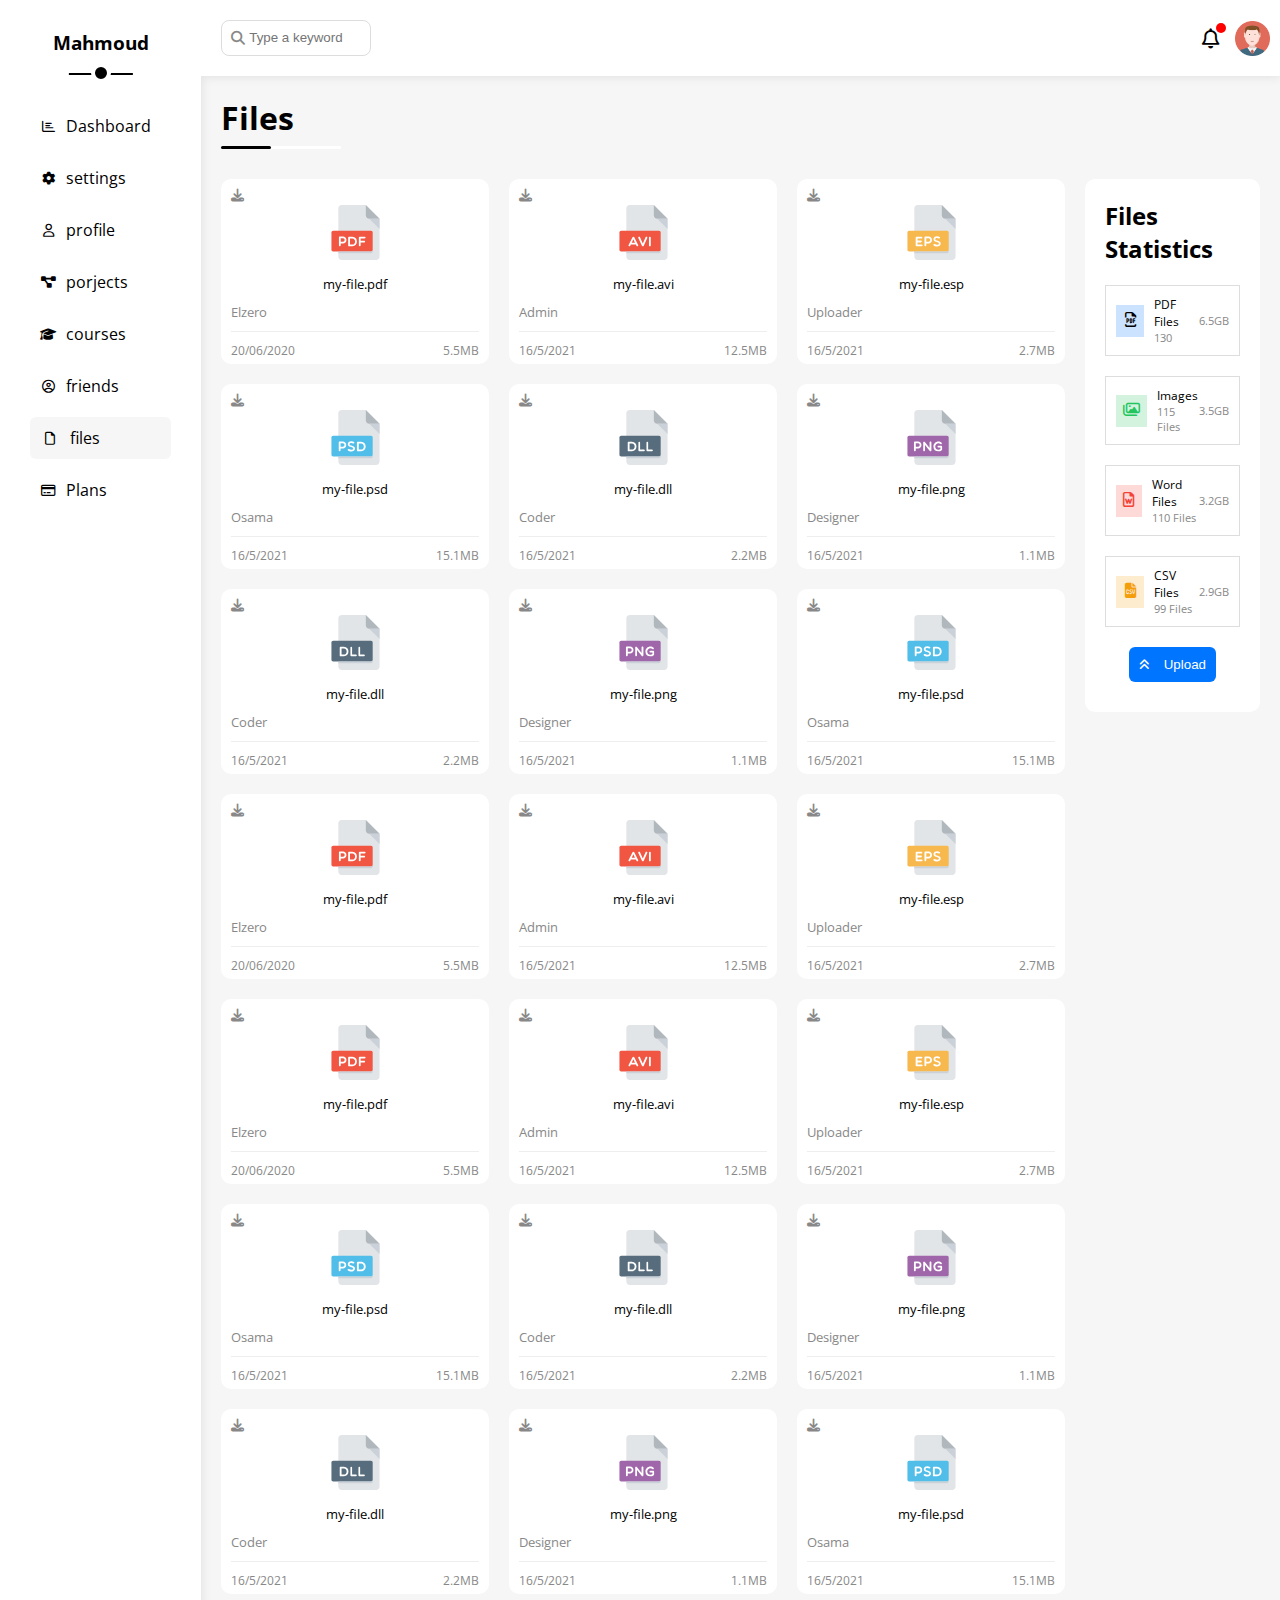
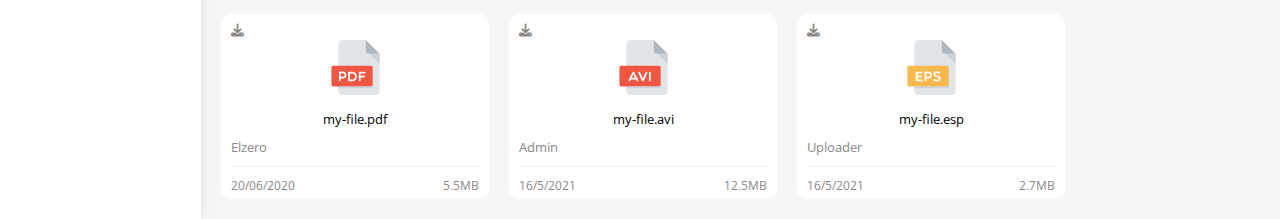
<file: files.html>
<!DOCTYPE html>
<html lang="en">
<head>
    <meta charset="UTF-8">
    <meta http-equiv="X-UA-Compatible" content="IE=edge">
    <meta name="viewport" content="width=device-width, initial-scale=1.0">
    <link rel="stylesheet" href="css/all.min.css">
    <link rel="stylesheet" href="css/master.css">
    <link rel="stylesheet" href="css/framework.css">
    <link rel="preconnect" href="https://fonts.googleapis.com" />
    <link rel="preconnect" href="https://fonts.gstatic.com" crossorigin />
    <link href="https://fonts.googleapis.com/css2?family=Open+Sans:wght@300;500&#038;display=swap" rel="stylesheet" />
    <title>courses</title>
</head>
<body>
    <div class="page d-flex">
        <div class="sidebar">
            <h3 class="">Mahmoud</h3>
            <ul>
                <li class=" p-10 br-6 m-10 fs-13 mb-10">
                    <a href="index.html" class="c-black mr-10 d-flex">
                        <i class="fa-regular fa-chart-bar fa-fw"></i>
                        <span>Dashboard</span>
                    </a>
                </li>
                <li class=" p-10 br-6 m-10 fs-13 mb-10">
                    <a href="settings.html" class="c-black mr-10 d-flex">
                        <i class="fa-solid fa-gear fa-fw"></i>
                        <span>settings</span>
                    </a>
                </li>
                <li class=" p-10 br-6 m-10 fs-13 mb-10">
                    <a href="profile.html" class="c-black mr-10 d-flex">
                        <i class="fa-regular fa-user fa-fw"></i>
                        <span>profile</span>
                    </a>
                </li>
                <li class=" p-10 br-6 m-10 fs-13 mb-10">
                    <a href="projects.html" class="c-black mr-10 d-flex">
                        <i class="fa-solid fa-diagram-project fa-fw"></i>
                        <span>porjects</span>
                    </a>
                </li>
                <li class="p-10 br-6 m-10 fs-13 mb-10">
                    <a href="courses.html" class="c-black mr-10 d-flex">
                        <i class="fa-solid fa-graduation-cap fa-fw"></i>
                        <span>courses</span>
                    </a>
                </li>
                <li class="  p-10 br-6 m-10 fs-13 mb-10">
                    <a href="friends.html" class="c-black mr-10 d-flex">
                        <i class="fa-regular fa-circle-user fa-fw"></i>
                        <span>friends</span>
                    </a>
                </li>
                <li class="active bg-gray p-10 br-6 m-10 fs-13 mb-10">
                    <a href="files.html" class="c-black mr-10 d-flex">
                        <i class="fa-regular fa-file pr-10 pl-10  fa-fw"></i>
                        <span>files</span>
                    </a>
                </li>
                <li class=" p-10 br-6 m-10 fs-13 mb-10">
                    <a href="Plans.html" class="c-black mr-10 d-flex">
                        <i class="fa-regular fa-credit-card fa-fw"></i>
                        <span>Plans</span>
                    </a>
                </li>
            </ul>
        </div>
        <div class="content full-width bg-gray">
            <!-- Start head -->
            <div class="head bg-white full-width space-between position-relative">
                <div class="search p-20 position-relative">
                    <input type="search" placeholder="Type a keyword">
                    <i class="fa-solid fa-magnifying-glass"></i></div>
                <div class="alirts d-flex pr-10">
                    <div class="icon position-relative"><i class="fa-regular fa-bell fa-lg mr-10"></i></div>
                    <img src="imgs/avatar.png" alt="" class="ml-5">
                </div>
            </div>
            <div class="title pb-20 ml-20 mt-20 position-relative fit-width">
                <h1 class="position-relative">Files</h1>
            </div>
            <!-- End head -->
            <div class="files-page m-20">
                <div class="files-wrapper">
                    <div class="file pr-10 pl-10   bg-white br-10 pdf">
                        <div class="bb-gray">
                            <i class="fa-solid fa-download c-gray fs-13 mt-10"></i>
                            <div class="text-center">
                                <img src="imgs/pdf.svg" alt="">
                                <p class="mt-10 mb-10 fs-13">my-file.pdf</p>
                            </div>
                            <p class="c-gray fs-13 mb-10">Elzero</p>
                        </div>
                        <div class="space-between mt-10 mb-5">
                            <p class="fs-12 c-gray">20/06/2020</p>
                            <p class="fs-12 c-gray">5.5MB</p>
                        </div>
                    </div>
                    <div class="file pr-10 pl-10   bg-white br-10 avi">
                        <div class="bb-gray">
                              <i class="fa-solid fa-download c-gray fs-13 mt-10"></i>
                            <div class="text-center">
                                <img src="imgs/avi.svg" alt="">
                                <p class="mt-10 mb-10 fs-13">my-file.avi</p>
                            </div>
                            <p class="c-gray fs-13 mb-10">Admin</p>
                        </div>
                        <div class="space-between mt-10 mb-5">
                            <p class="fs-12 c-gray">16/5/2021</p>
                            <p class="fs-12 c-gray">12.5MB</p>
                        </div>
                    </div>
                    <div class="file pr-10 pl-10   bg-white br-10 eps">
                        <div class="bb-gray">
                            <i class="fa-solid fa-download c-gray fs-13 mt-10"></i>
                            <div class="text-center">
                                <img src="imgs/eps.svg" alt="">
                                <p class="mt-10 mb-10 fs-13">my-file.esp</p>
                            </div>
                            <p class="c-gray fs-13 mb-10">Uploader</p>
                        </div>
                        <div class="space-between mt-10 mb-5">
                            <p class="fs-12 c-gray">16/5/2021</p>
                            <p class="fs-12 c-gray">2.7MB</p>
                        </div>
                    </div>
                    <div class="file pr-10 pl-10   bg-white br-10 psd">
                        <div class="bb-gray">
                              <i class="fa-solid fa-download c-gray fs-13 mt-10"></i>
                            <div class="text-center">
                                <img src="imgs/psd.svg" alt="">
                                <p class="mt-10 mb-10 fs-13">my-file.psd</p>
                            </div>
                            <p class="c-gray fs-13 mb-10">Osama</p>
                        </div>
                        <div class="space-between mt-10 mb-5">
                            <p class="fs-12 c-gray">16/5/2021</p>
                            <p class="fs-12 c-gray">15.1MB</p>
                        </div>
                    </div>
                    <div class="file pr-10 pl-10   bg-white br-10 dll">
                        <div class="bb-gray">
                              <i class="fa-solid fa-download c-gray fs-13 mt-10"></i>
                            <div class="text-center">
                                <img src="imgs/dll.svg" alt="">
                                <p class="mt-10 mb-10 fs-13">my-file.dll</p>
                            </div>
                            <p class="c-gray fs-13 mb-10">Coder</p>
                        </div>
                        <div class="space-between mt-10 mb-5">
                            <p class="fs-12 c-gray">16/5/2021</p>
                            <p class="fs-12 c-gray">2.2MB</p>
                        </div>
                    </div>
                    <div class="file pr-10 pl-10   bg-white br-10 png">
                        <div class="bb-gray">
                              <i class="fa-solid fa-download c-gray fs-13 mt-10"></i>
                            <div class="text-center">
                                <img src="imgs/png.svg" alt="">
                                <p class="mt-10 mb-10 fs-13">my-file.png</p>
                            </div>
                            <p class="c-gray fs-13 mb-10">Designer</p>
                        </div>
                        <div class="space-between mt-10 mb-5">
                            <p class="fs-12 c-gray">16/5/2021</p>
                            <p class="fs-12 c-gray">1.1MB</p>
                        </div>
                    </div>
                    <div class="file pr-10 pl-10   bg-white br-10 dll">
                        <div class="bb-gray">
                              <i class="fa-solid fa-download c-gray fs-13 mt-10"></i>
                            <div class="text-center">
                                <img src="imgs/dll.svg" alt="">
                                <p class="mt-10 mb-10 fs-13">my-file.dll</p>
                            </div>
                            <p class="c-gray fs-13 mb-10">Coder</p>
                        </div>
                        <div class="space-between mt-10 mb-5">
                            <p class="fs-12 c-gray">16/5/2021</p>
                            <p class="fs-12 c-gray">2.2MB</p>
                        </div>
                    </div>
                    <div class="file pr-10 pl-10   bg-white br-10 png">
                        <div class="bb-gray">
                              <i class="fa-solid fa-download c-gray fs-13 mt-10"></i>
                            <div class="text-center">
                                <img src="imgs/png.svg" alt="">
                                <p class="mt-10 mb-10 fs-13">my-file.png</p>
                            </div>
                            <p class="c-gray fs-13 mb-10">Designer</p>
                        </div>
                        <div class="space-between mt-10 mb-5">
                            <p class="fs-12 c-gray">16/5/2021</p>
                            <p class="fs-12 c-gray">1.1MB</p>
                        </div>
                    </div>
                    <div class="file pr-10 pl-10   bg-white br-10 psd">
                        <div class="bb-gray">
                              <i class="fa-solid fa-download c-gray fs-13 mt-10"></i>
                            <div class="text-center">
                                <img src="imgs/psd.svg" alt="">
                                <p class="mt-10 mb-10 fs-13">my-file.psd</p>
                            </div>
                            <p class="c-gray fs-13 mb-10">Osama</p>
                        </div>
                        <div class="space-between mt-10 mb-5">
                            <p class="fs-12 c-gray">16/5/2021</p>
                            <p class="fs-12 c-gray">15.1MB</p>
                        </div>
                    </div>
                    <div class="file pr-10 pl-10   bg-white br-10 pdf">
                        <div class="bb-gray">
                              <i class="fa-solid fa-download c-gray fs-13 mt-10"></i>
                            <div class="text-center">
                                <img src="imgs/pdf.svg" alt="">
                                <p class="mt-10 mb-10 fs-13">my-file.pdf</p>
                            </div>
                            <p class="c-gray fs-13 mb-10">Elzero</p>
                        </div>
                        <div class="space-between mt-10 mb-5">
                            <p class="fs-12 c-gray">20/06/2020</p>
                            <p class="fs-12 c-gray">5.5MB</p>
                        </div>
                    </div>
                    <div class="file pr-10 pl-10   bg-white br-10 avi">
                        <div class="bb-gray">
                              <i class="fa-solid fa-download c-gray fs-13 mt-10"></i>
                            <div class="text-center">
                                <img src="imgs/avi.svg" alt="">
                                <p class="mt-10 mb-10 fs-13">my-file.avi</p>
                            </div>
                            <p class="c-gray fs-13 mb-10">Admin</p>
                        </div>
                        <div class="space-between mt-10 mb-5">
                            <p class="fs-12 c-gray">16/5/2021</p>
                            <p class="fs-12 c-gray">12.5MB</p>
                        </div>
                    </div>
                    <div class="file pr-10 pl-10   bg-white br-10 eps">
                        <div class="bb-gray">
                            <i class="fa-solid fa-download c-gray fs-13 mt-10"></i>
                            <div class="text-center">
                                <img src="imgs/eps.svg" alt="">
                                <p class="mt-10 mb-10 fs-13">my-file.esp</p>
                            </div>
                            <p class="c-gray fs-13 mb-10">Uploader</p>
                        </div>
                        <div class="space-between mt-10 mb-5">
                            <p class="fs-12 c-gray">16/5/2021</p>
                            <p class="fs-12 c-gray">2.7MB</p>
                        </div>
                    </div>
                    <div class="file pr-10 pl-10   bg-white br-10 pdf">
                        <div class="bb-gray">
                            <i class="fa-solid fa-download c-gray fs-13 mt-10"></i>
                            <div class="text-center">
                                <img src="imgs/pdf.svg" alt="">
                                <p class="mt-10 mb-10 fs-13">my-file.pdf</p>
                            </div>
                            <p class="c-gray fs-13 mb-10">Elzero</p>
                        </div>
                        <div class="space-between mt-10 mb-5">
                            <p class="fs-12 c-gray">20/06/2020</p>
                            <p class="fs-12 c-gray">5.5MB</p>
                        </div>
                    </div>
                    <div class="file pr-10 pl-10   bg-white br-10 avi">
                        <div class="bb-gray">
                              <i class="fa-solid fa-download c-gray fs-13 mt-10"></i>
                            <div class="text-center">
                                <img src="imgs/avi.svg" alt="">
                                <p class="mt-10 mb-10 fs-13">my-file.avi</p>
                            </div>
                            <p class="c-gray fs-13 mb-10">Admin</p>
                        </div>
                        <div class="space-between mt-10 mb-5">
                            <p class="fs-12 c-gray">16/5/2021</p>
                            <p class="fs-12 c-gray">12.5MB</p>
                        </div>
                    </div>
                    <div class="file pr-10 pl-10   bg-white br-10 eps">
                        <div class="bb-gray">
                              <i class="fa-solid fa-download c-gray fs-13 mt-10"></i>
                            <div class="text-center">
                                <img src="imgs/eps.svg" alt="">
                                <p class="mt-10 mb-10 fs-13">my-file.esp</p>
                            </div>
                            <p class="c-gray fs-13 mb-10">Uploader</p>
                        </div>
                        <div class="space-between mt-10 mb-5">
                            <p class="fs-12 c-gray">16/5/2021</p>
                            <p class="fs-12 c-gray">2.7MB</p>
                        </div>
                    </div>
                    <div class="file pr-10 pl-10   bg-white br-10 psd">
                        <div class="bb-gray">
                              <i class="fa-solid fa-download c-gray fs-13 mt-10"></i>
                            <div class="text-center">
                                <img src="imgs/psd.svg" alt="">
                                <p class="mt-10 mb-10 fs-13">my-file.psd</p>
                            </div>
                            <p class="c-gray fs-13 mb-10">Osama</p>
                        </div>
                        <div class="space-between mt-10 mb-5">
                            <p class="fs-12 c-gray">16/5/2021</p>
                            <p class="fs-12 c-gray">15.1MB</p>
                        </div>
                    </div>
                    <div class="file pr-10 pl-10   bg-white br-10 dll">
                        <div class="bb-gray">
                              <i class="fa-solid fa-download c-gray fs-13 mt-10"></i>
                            <div class="text-center">
                                <img src="imgs/dll.svg" alt="">
                                <p class="mt-10 mb-10 fs-13">my-file.dll</p>
                            </div>
                            <p class="c-gray fs-13 mb-10">Coder</p>
                        </div>
                        <div class="space-between mt-10 mb-5">
                            <p class="fs-12 c-gray">16/5/2021</p>
                            <p class="fs-12 c-gray">2.2MB</p>
                        </div>
                    </div>
                    <div class="file pr-10 pl-10   bg-white br-10 png">
                        <div class="bb-gray">
                              <i class="fa-solid fa-download c-gray fs-13 mt-10"></i>
                            <div class="text-center">
                                <img src="imgs/png.svg" alt="">
                                <p class="mt-10 mb-10 fs-13">my-file.png</p>
                            </div>
                            <p class="c-gray fs-13 mb-10">Designer</p>
                        </div>
                        <div class="space-between mt-10 mb-5">
                            <p class="fs-12 c-gray">16/5/2021</p>
                            <p class="fs-12 c-gray">1.1MB</p>
                        </div>
                    </div>
                    <div class="file pr-10 pl-10   bg-white br-10 dll">
                        <div class="bb-gray">
                              <i class="fa-solid fa-download c-gray fs-13 mt-10"></i>
                            <div class="text-center">
                                <img src="imgs/dll.svg" alt="">
                                <p class="mt-10 mb-10 fs-13">my-file.dll</p>
                            </div>
                            <p class="c-gray fs-13 mb-10">Coder</p>
                        </div>
                        <div class="space-between mt-10 mb-5">
                            <p class="fs-12 c-gray">16/5/2021</p>
                            <p class="fs-12 c-gray">2.2MB</p>
                        </div>
                    </div>
                    <div class="file pr-10 pl-10   bg-white br-10 png">
                        <div class="bb-gray">
                              <i class="fa-solid fa-download c-gray fs-13 mt-10"></i>
                            <div class="text-center">
                                <img src="imgs/png.svg" alt="">
                                <p class="mt-10 mb-10 fs-13">my-file.png</p>
                            </div>
                            <p class="c-gray fs-13 mb-10">Designer</p>
                        </div>
                        <div class="space-between mt-10 mb-5">
                            <p class="fs-12 c-gray">16/5/2021</p>
                            <p class="fs-12 c-gray">1.1MB</p>
                        </div>
                    </div>
                    <div class="file pr-10 pl-10   bg-white br-10 psd">
                        <div class="bb-gray">
                              <i class="fa-solid fa-download c-gray fs-13 mt-10"></i>
                            <div class="text-center">
                                <img src="imgs/psd.svg" alt="">
                                <p class="mt-10 mb-10 fs-13">my-file.psd</p>
                            </div>
                            <p class="c-gray fs-13 mb-10">Osama</p>
                        </div>
                        <div class="space-between mt-10 mb-5">
                            <p class="fs-12 c-gray">16/5/2021</p>
                            <p class="fs-12 c-gray">15.1MB</p>
                        </div>
                    </div>
                    <div class="file pr-10 pl-10   bg-white br-10 pdf">
                        <div class="bb-gray">
                              <i class="fa-solid fa-download c-gray fs-13 mt-10"></i>
                            <div class="text-center">
                                <img src="imgs/pdf.svg" alt="">
                                <p class="mt-10 mb-10 fs-13">my-file.pdf</p>
                            </div>
                            <p class="c-gray fs-13 mb-10">Elzero</p>
                        </div>
                        <div class="space-between mt-10 mb-5">
                            <p class="fs-12 c-gray">20/06/2020</p>
                            <p class="fs-12 c-gray">5.5MB</p>
                        </div>
                    </div>
                    <div class="file pr-10 pl-10   bg-white br-10 avi">
                        <div class="bb-gray">
                              <i class="fa-solid fa-download c-gray fs-13 mt-10"></i>
                            <div class="text-center">
                                <img src="imgs/avi.svg" alt="">
                                <p class="mt-10 mb-10 fs-13">my-file.avi</p>
                            </div>
                            <p class="c-gray fs-13 mb-10">Admin</p>
                        </div>
                        <div class="space-between mt-10 mb-5">
                            <p class="fs-12 c-gray">16/5/2021</p>
                            <p class="fs-12 c-gray">12.5MB</p>
                        </div>
                    </div>
                    <div class="file pr-10 pl-10   bg-white br-10 eps">
                        <div class="bb-gray">
                              <i class="fa-solid fa-download c-gray fs-13 mt-10"></i>
                            <div class="text-center">
                                <img src="imgs/eps.svg" alt="">
                                <p class="mt-10 mb-10 fs-13">my-file.esp</p>
                            </div>
                            <p class="c-gray fs-13 mb-10">Uploader</p>
                        </div>
                        <div class="space-between mt-10 mb-5">
                            <p class="fs-12 c-gray">16/5/2021</p>
                            <p class="fs-12 c-gray">2.7MB</p>
                        </div>
                    </div>
                </div>
                <div class="statistics bg-white p-20 br-10">
                    <h2>Files Statistics</h2>
                    <div class="p-10 mt-20 space-between statistic PDF">
                        <div class="d-flex align-items">
                            <div class="icon justify-center mr-10"><i class="fa-regular fa-file-pdf fa-lg c-blue"></i></div>
                            <p class="fs-12">PDF Files<span class="d-block c-gray fs-11">130</span></p>
                        </div>
                        <p class="c-gray fs-11">6.5GB</p>
                    </div>
                    <div class="p-10 mt-20 space-between statistic images">
                        <div class="d-flex align-items">
                            <div class="icon justify-center mr-10"><i class="fa-regular fa-images fa-lg c-green "></i></div>
                            <p class="fs-12">Images<span class="d-block c-gray fs-11">115 Files</span></p>
                        </div>
                        <p class="c-gray fs-11">3.5GB</p>
                    </div>
                    <div class="p-10 mt-20 space-between statistic word">
                        <div class="d-flex align-items">
                            <div class="icon justify-center mr-10"><i class="fa-regular fa-file-word fa-lg c-red"></i></div>
                            <p class="fs-12">Word Files<span class="d-block c-gray fs-11">110 Files</span></p>
                        </div>
                        <p class="c-gray fs-11">3.2GB</p>
                    </div>
                    <div class="p-10 mt-20 space-between statistic csv mb-10">
                        <div class="d-flex align-items">
                            <div class="icon justify-center mr-10"><i class="fa-solid fa-file-csv fa-lg c-orange"></i></div>
                            <p class="fs-12">CSV Files<span class="d-block c-gray fs-11">99 Files</span></p>
                        </div>
                        <p class="c-gray fs-11">2.9GB</p>
                    </div>
                    <div class="upload text-center p-10">
                        <button>
                            <i class="fa-solid fa-angles-up mr-10 fs-12"></i>
                            Upload
                        </button>
                    </div>
                </div>
            </div>
    </div>
</file>
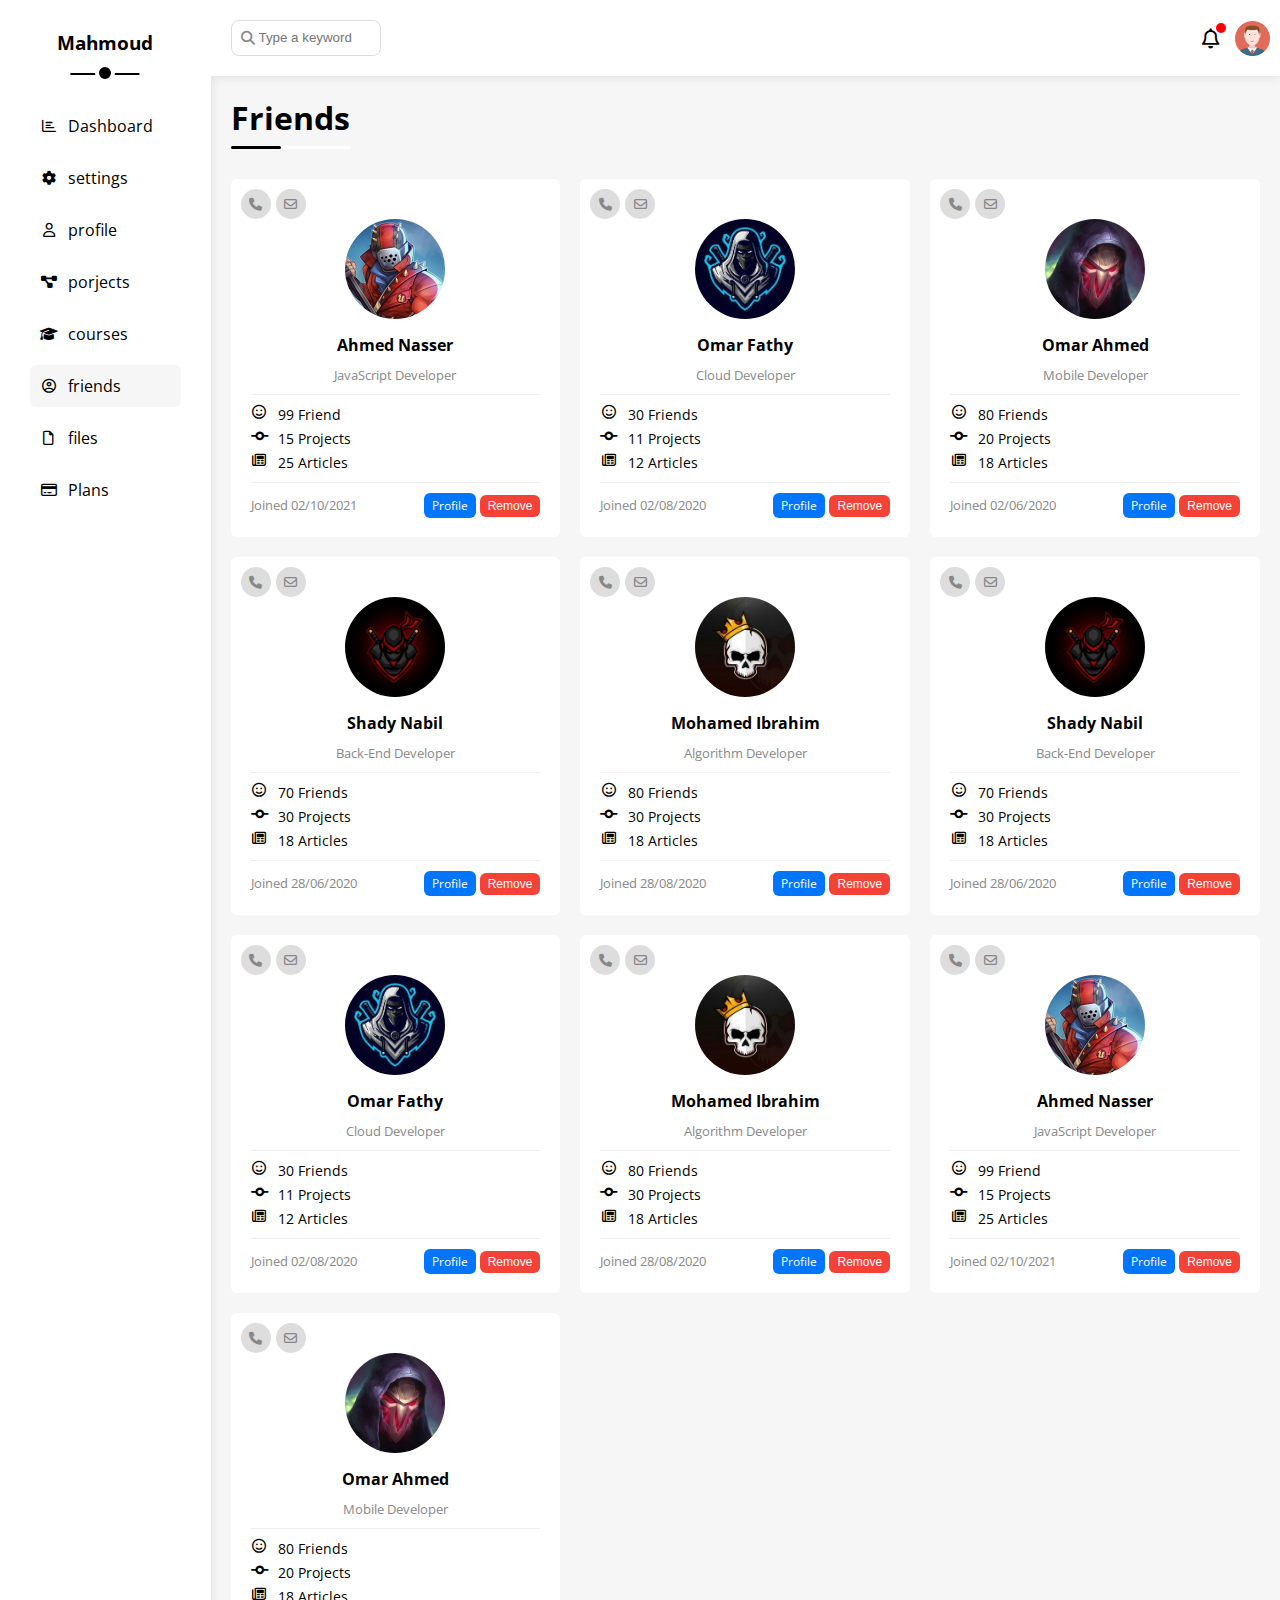
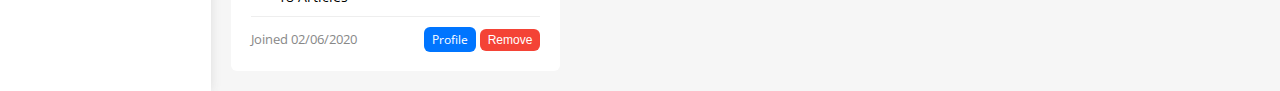
<file: friends.html>
<!DOCTYPE html>
<html lang="en">
<head>
    <meta charset="UTF-8">
    <meta http-equiv="X-UA-Compatible" content="IE=edge">
    <meta name="viewport" content="width=device-width, initial-scale=1.0">
    <link rel="stylesheet" href="css/all.min.css">
    <link rel="stylesheet" href="css/master.css">
    <link rel="stylesheet" href="css/framework.css">
    <link rel="preconnect" href="https://fonts.googleapis.com" />
    <link rel="preconnect" href="https://fonts.gstatic.com" crossorigin />
    <link href="https://fonts.googleapis.com/css2?family=Open+Sans:wght@300;500&#038;display=swap" rel="stylesheet" />
    <title>courses</title>
</head>
<body>
    <div class="page d-flex">
        <div class="sidebar">
            <h3 class="">Mahmoud</h3>
            <ul>
                <li class=" p-10 br-6 m-10 fs-14 mb-10">
                    <a href="index.html" class="c-black mr-10 d-flex">
                        <i class="fa-regular fa-chart-bar fa-fw"></i>
                        <span>Dashboard</span>
                    </a>
                </li>
                <li class=" p-10 br-6 m-10 fs-14 mb-10">
                    <a href="settings.html" class="c-black mr-10 d-flex">
                        <i class="fa-solid fa-gear fa-fw"></i>
                        <span>settings</span>
                    </a>
                </li>
                <li class=" p-10 br-6 m-10 fs-14 mb-10">
                    <a href="profile.html" class="c-black mr-10 d-flex">
                        <i class="fa-regular fa-user fa-fw"></i>
                        <span>profile</span>
                    </a>
                </li>
                <li class=" p-10 br-6 m-10 fs-14 mb-10">
                    <a href="projects.html" class="c-black mr-10 d-flex">
                        <i class="fa-solid fa-diagram-project fa-fw"></i>
                        <span>porjects</span>
                    </a>
                </li>
                <li class="p-10 br-6 m-10 fs-14 mb-10">
                    <a href="courses.html" class="c-black mr-10 d-flex">
                        <i class="fa-solid fa-graduation-cap fa-fw"></i>
                        <span>courses</span>
                    </a>
                </li>
                <li class=" active bg-gray p-10 br-6 m-10 fs-14 mb-10">
                    <a href="friends.html" class="c-black mr-10 d-flex">
                        <i class="fa-regular fa-circle-user fa-fw"></i>
                        <span>friends</span>
                    </a>
                </li>
                <li class=" p-10 br-6 m-10 fs-14 mb-10">
                    <a href="files.html" class="c-black mr-10 d-flex">
                        <i class="fa-regular fa-file fa-fw"></i>
                        <span>files</span>
                    </a>
                </li>
                <li class=" p-10 br-6 m-10 fs-14 mb-10">
                    <a href="Plans.html" class="c-black mr-10 d-flex">
                        <i class="fa-regular fa-credit-card fa-fw"></i>
                        <span>Plans</span>
                    </a>
                </li>
            </ul>
        </div>
        <div class="content full-width bg-gray">
            <!-- Start head -->
            <div class="head bg-white full-width space-between position-relative">
                <div class="search p-20 position-relative">
                    <input type="search" placeholder="Type a keyword">
                    <i class="fa-solid fa-magnifying-glass"></i></div>
                <div class="alirts d-flex pr-10">
                    <div class="icon position-relative"><i class="fa-regular fa-bell fa-lg mr-10"></i></div>
                    <img src="imgs/avatar.png" alt="" class="ml-5">
                </div>
            </div>
            <div class="title pb-20 ml-20 mt-20 position-relative fit-width">
                <h1 class="position-relative">Friends</h1>
            </div>
            <!-- End head -->
            <div class="friends-wrapper m-20">
                <div class="friend-box bg-white br-6 p-10">
                    <div class="d-flex">
                        <div class="icon bg-gray mr-5 justify-center "><i class="fa-solid fa-phone fs-13"></i></div>
                        <div class="icon bg-gray justify-center "><i class="fa-regular fa-envelope fs-13"></i></div>
                    </div>
                    <div class="text-center">
                        <img src="imgs/friend-01.jpg" alt="">
                        <h4 class="mt-10  mb-10">Ahmed Nasser <span class="c-gray d-block fs-13 mt-10 f-normal">JavaScript Developer</span></h4>
                    </div>
                    <div class="pt-10 pb-10 friend-stats mr-10 ml-10">
                        <div class="d-flex ">
                            <i class="fa-regular fa-face-smile fa-fw mr-10"></i>
                            <p>99 Friend</p>
                        </div>
                        <div class="d-flex mt-5 mb-5">
                            <i class="fa-solid fa-code-commit fa-fw mr-10"></i>
                            <p>15 Projects</p>
                        </div>
                        <div class="d-flex ">
                            <i class="fa-regular fa-newspaper fa-fw mr-10"></i>
                            <p>25 Articles</p>
                        </div>
                    </div>
                    <div class="pt-10 pb-10 space-between mr-10 ml-10">
                        <p class="c-gray fs-13">Joined 02/10/2021</p>
                        <div class="friend-links">
                            <a href="Profile.html" class="bg-blue ">Profile</a>
                            <button class="bg-red">Remove</button>
                        </div>
                    </div>
                </div>
                <div class="friend-box bg-white br-6 p-10">
                    <div class="d-flex">
                        <div class="icon bg-gray mr-5 justify-center "><i class="fa-solid fa-phone fs-13"></i></div>
                        <div class="icon bg-gray justify-center "><i class="fa-regular fa-envelope fs-13"></i></div>
                    </div>
                    <div class="text-center">
                        <img src="imgs/friend-02.jpg" alt="">
                        <h4 class="mt-10  mb-10">Omar Fathy<span class="c-gray d-block fs-13 mt-10 f-normal">Cloud Developer</span></h4>
                    </div>
                    <div class="pt-10 pb-10 friend-stats mr-10 ml-10">
                        <div class="d-flex ">
                            <i class="fa-regular fa-face-smile fa-fw mr-10"></i>
                            <p>30 Friends</p>
                        </div>
                        <div class="d-flex mt-5 mb-5">
                            <i class="fa-solid fa-code-commit fa-fw mr-10"></i>
                            <p>11 Projects</p>
                        </div>
                        <div class="d-flex ">
                            <i class="fa-regular fa-newspaper fa-fw mr-10"></i>
                            <p>12 Articles</p>
                        </div>
                    </div>
                    <div class="pt-10 pb-10 space-between mr-10 ml-10">
                        <p class="c-gray fs-13">Joined 02/08/2020</p>
                        <div class="friend-links">
                            <a href="Profile.html" class="bg-blue ">Profile</a>
                            <button class="bg-red">Remove</button>
                        </div>
                    </div>
                </div>
                <div class="friend-box bg-white br-6 p-10">
                    <div class="d-flex">
                        <div class="icon bg-gray mr-5 justify-center "><i class="fa-solid fa-phone fs-13"></i></div>
                        <div class="icon bg-gray justify-center "><i class="fa-regular fa-envelope fs-13"></i></div>
                    </div>
                    <div class="text-center">
                        <img src="imgs/friend-03.jpg" alt="">
                        <h4 class="mt-10  mb-10">Omar Ahmed<span class="c-gray d-block fs-13 mt-10 f-normal">Mobile Developer</span></h4>
                    </div>
                    <div class="pt-10 pb-10 friend-stats mr-10 ml-10">
                        <div class="d-flex ">
                            <i class="fa-regular fa-face-smile fa-fw mr-10"></i>
                            <p>80 Friends</p>
                        </div>
                        <div class="d-flex mt-5 mb-5">
                            <i class="fa-solid fa-code-commit fa-fw mr-10"></i>
                            <p>20 Projects</p>
                        </div>
                        <div class="d-flex ">
                            <i class="fa-regular fa-newspaper fa-fw mr-10"></i>
                            <p>18 Articles</p>
                        </div>
                    </div>
                    <div class="pt-10 pb-10 space-between mr-10 ml-10">
                        <p class="c-gray fs-13">Joined 02/06/2020</p>
                        <div class="friend-links">
                            <a href="Profile.html" class="bg-blue ">Profile</a>
                            <button class="bg-red">Remove</button>
                        </div>
                    </div>
                </div>
                <div class="friend-box bg-white br-6 p-10">
                    <div class="d-flex">
                        <div class="icon bg-gray mr-5 justify-center "><i class="fa-solid fa-phone fs-13"></i></div>
                        <div class="icon bg-gray justify-center "><i class="fa-regular fa-envelope fs-13"></i></div>
                    </div>
                    <div class="text-center">
                        <img src="imgs/friend-04.jpg" alt="">
                        <h4 class="mt-10  mb-10">Shady Nabil<span class="c-gray d-block fs-13 mt-10 f-normal">Back-End Developer</span></h4>
                    </div>
                    <div class="pt-10 pb-10 friend-stats mr-10 ml-10">
                        <div class="d-flex ">
                            <i class="fa-regular fa-face-smile fa-fw mr-10"></i>
                            <p>70 Friends</p>
                        </div>
                        <div class="d-flex mt-5 mb-5">
                            <i class="fa-solid fa-code-commit fa-fw mr-10"></i>
                            <p>30 Projects</p>
                        </div>
                        <div class="d-flex ">
                            <i class="fa-regular fa-newspaper fa-fw mr-10"></i>
                            <p>18 Articles</p>
                        </div>
                    </div>
                    <div class="pt-10 pb-10 space-between mr-10 ml-10">
                        <p class="c-gray fs-13">Joined 28/06/2020</p>
                        <div class="friend-links">
                            <a href="Profile.html" class="bg-blue ">Profile</a>
                            <button class="bg-red">Remove</button>
                        </div>
                    </div>
                </div>
                <div class="friend-box bg-white br-6 p-10">
                    <div class="d-flex">
                        <div class="icon bg-gray mr-5 justify-center "><i class="fa-solid fa-phone fs-13"></i></div>
                        <div class="icon bg-gray justify-center "><i class="fa-regular fa-envelope fs-13"></i></div>
                    </div>
                    <div class="text-center">
                        <img src="imgs/friend-05.jpg" alt="">
                        <h4 class="mt-10  mb-10">Mohamed Ibrahim<span class="c-gray d-block fs-13 mt-10 f-normal">Algorithm Developer</span></h4>
                    </div>
                    <div class="pt-10 pb-10 friend-stats mr-10 ml-10">
                        <div class="d-flex ">
                            <i class="fa-regular fa-face-smile fa-fw mr-10"></i>
                            <p>80 Friends</p>
                        </div>
                        <div class="d-flex mt-5 mb-5">
                            <i class="fa-solid fa-code-commit fa-fw mr-10"></i>
                            <p>30 Projects</p>
                        </div>
                        <div class="d-flex ">
                            <i class="fa-regular fa-newspaper fa-fw mr-10"></i>
                            <p>18 Articles</p>
                        </div>
                    </div>
                    <div class="pt-10 pb-10 space-between mr-10 ml-10">
                        <p class="c-gray fs-13">Joined 28/08/2020</p>
                        <div class="friend-links">
                            <a href="Profile.html" class="bg-blue ">Profile</a>
                            <button class="bg-red">Remove</button>
                        </div>
                    </div>
                </div>
                <div class="friend-box bg-white br-6 p-10">
                    <div class="d-flex">
                        <div class="icon bg-gray mr-5 justify-center "><i class="fa-solid fa-phone fs-13"></i></div>
                        <div class="icon bg-gray justify-center "><i class="fa-regular fa-envelope fs-13"></i></div>
                    </div>
                    <div class="text-center">
                        <img src="imgs/friend-04.jpg" alt="">
                        <h4 class="mt-10  mb-10">Shady Nabil<span class="c-gray d-block fs-13 mt-10 f-normal">Back-End Developer</span></h4>
                    </div>
                    <div class="pt-10 pb-10 friend-stats mr-10 ml-10">
                        <div class="d-flex ">
                            <i class="fa-regular fa-face-smile fa-fw mr-10"></i>
                            <p>70 Friends</p>
                        </div>
                        <div class="d-flex mt-5 mb-5">
                            <i class="fa-solid fa-code-commit fa-fw mr-10"></i>
                            <p>30 Projects</p>
                        </div>
                        <div class="d-flex ">
                            <i class="fa-regular fa-newspaper fa-fw mr-10"></i>
                            <p>18 Articles</p>
                        </div>
                    </div>
                    <div class="pt-10 pb-10 space-between mr-10 ml-10">
                        <p class="c-gray fs-13">Joined 28/06/2020</p>
                        <div class="friend-links">
                            <a href="Profile.html" class="bg-blue ">Profile</a>
                            <button class="bg-red">Remove</button>
                        </div>
                    </div>
                </div>
                <div class="friend-box bg-white br-6 p-10">
                    <div class="d-flex">
                        <div class="icon bg-gray mr-5 justify-center "><i class="fa-solid fa-phone fs-13"></i></div>
                        <div class="icon bg-gray justify-center "><i class="fa-regular fa-envelope fs-13"></i></div>
                    </div>
                    <div class="text-center">
                        <img src="imgs/friend-02.jpg" alt="">
                        <h4 class="mt-10  mb-10">Omar Fathy<span class="c-gray d-block fs-13 mt-10 f-normal">Cloud Developer</span></h4>
                    </div>
                    <div class="pt-10 pb-10 friend-stats mr-10 ml-10">
                        <div class="d-flex ">
                            <i class="fa-regular fa-face-smile fa-fw mr-10"></i>
                            <p>30 Friends</p>
                        </div>
                        <div class="d-flex mt-5 mb-5">
                            <i class="fa-solid fa-code-commit fa-fw mr-10"></i>
                            <p>11 Projects</p>
                        </div>
                        <div class="d-flex ">
                            <i class="fa-regular fa-newspaper fa-fw mr-10"></i>
                            <p>12 Articles</p>
                        </div>
                    </div>
                    <div class="pt-10 pb-10 space-between mr-10 ml-10">
                        <p class="c-gray fs-13">Joined 02/08/2020</p>
                        <div class="friend-links">
                            <a href="Profile.html" class="bg-blue ">Profile</a>
                            <button class="bg-red">Remove</button>
                        </div>
                    </div>
                </div>
                <div class="friend-box bg-white br-6 p-10">
                    <div class="d-flex">
                        <div class="icon bg-gray mr-5 justify-center "><i class="fa-solid fa-phone fs-13"></i></div>
                        <div class="icon bg-gray justify-center "><i class="fa-regular fa-envelope fs-13"></i></div>
                    </div>
                    <div class="text-center">
                        <img src="imgs/friend-05.jpg" alt="">
                        <h4 class="mt-10  mb-10">Mohamed Ibrahim<span class="c-gray d-block fs-13 mt-10 f-normal">Algorithm Developer</span></h4>
                    </div>
                    <div class="pt-10 pb-10 friend-stats mr-10 ml-10">
                        <div class="d-flex ">
                            <i class="fa-regular fa-face-smile fa-fw mr-10"></i>
                            <p>80 Friends</p>
                        </div>
                        <div class="d-flex mt-5 mb-5">
                            <i class="fa-solid fa-code-commit fa-fw mr-10"></i>
                            <p>30 Projects</p>
                        </div>
                        <div class="d-flex ">
                            <i class="fa-regular fa-newspaper fa-fw mr-10"></i>
                            <p>18 Articles</p>
                        </div>
                    </div>
                    <div class="pt-10 pb-10 space-between mr-10 ml-10">
                        <p class="c-gray fs-13">Joined 28/08/2020</p>
                        <div class="friend-links">
                            <a href="Profile.html" class="bg-blue ">Profile</a>
                            <button class="bg-red">Remove</button>
                        </div>
                    </div>
                </div>
                <div class="friend-box bg-white br-6 p-10">
                    <div class="d-flex">
                        <div class="icon bg-gray mr-5 justify-center "><i class="fa-solid fa-phone fs-13"></i></div>
                        <div class="icon bg-gray justify-center "><i class="fa-regular fa-envelope fs-13"></i></div>
                    </div>
                    <div class="text-center">
                        <img src="imgs/friend-01.jpg" alt="">
                        <h4 class="mt-10  mb-10">Ahmed Nasser <span class="c-gray d-block fs-13 mt-10 f-normal">JavaScript Developer</span></h4>
                    </div>
                    <div class="pt-10 pb-10 friend-stats mr-10 ml-10">
                        <div class="d-flex ">
                            <i class="fa-regular fa-face-smile fa-fw mr-10"></i>
                            <p>99 Friend</p>
                        </div>
                        <div class="d-flex mt-5 mb-5">
                            <i class="fa-solid fa-code-commit fa-fw mr-10"></i>
                            <p>15 Projects</p>
                        </div>
                        <div class="d-flex ">
                            <i class="fa-regular fa-newspaper fa-fw mr-10"></i>
                            <p>25 Articles</p>
                        </div>
                    </div>
                    <div class="pt-10 pb-10 space-between mr-10 ml-10">
                        <p class="c-gray fs-13">Joined 02/10/2021</p>
                        <div class="friend-links">
                            <a href="Profile.html" class="bg-blue ">Profile</a>
                            <button class="bg-red">Remove</button>
                        </div>
                    </div>
                </div>
                <div class="friend-box bg-white br-6 p-10">
                    <div class="d-flex">
                        <div class="icon bg-gray mr-5 justify-center "><i class="fa-solid fa-phone fs-13"></i></div>
                        <div class="icon bg-gray justify-center "><i class="fa-regular fa-envelope fs-13"></i></div>
                    </div>
                    <div class="text-center">
                        <img src="imgs/friend-03.jpg" alt="">
                        <h4 class="mt-10  mb-10">Omar Ahmed<span class="c-gray d-block fs-13 mt-10 f-normal">Mobile Developer</span></h4>
                    </div>
                    <div class="pt-10 pb-10 friend-stats mr-10 ml-10">
                        <div class="d-flex ">
                            <i class="fa-regular fa-face-smile fa-fw mr-10"></i>
                            <p>80 Friends</p>
                        </div>
                        <div class="d-flex mt-5 mb-5">
                            <i class="fa-solid fa-code-commit fa-fw mr-10"></i>
                            <p>20 Projects</p>
                        </div>
                        <div class="d-flex ">
                            <i class="fa-regular fa-newspaper fa-fw mr-10"></i>
                            <p>18 Articles</p>
                        </div>
                    </div>
                    <div class="pt-10 pb-10 space-between mr-10 ml-10">
                        <p class="c-gray fs-13">Joined 02/06/2020</p>
                        <div class="friend-links">
                            <a href="Profile.html" class="bg-blue ">Profile</a>
                            <button class="bg-red">Remove</button>
                        </div>
                    </div>
                </div>
            </div>
    </div>
</file>
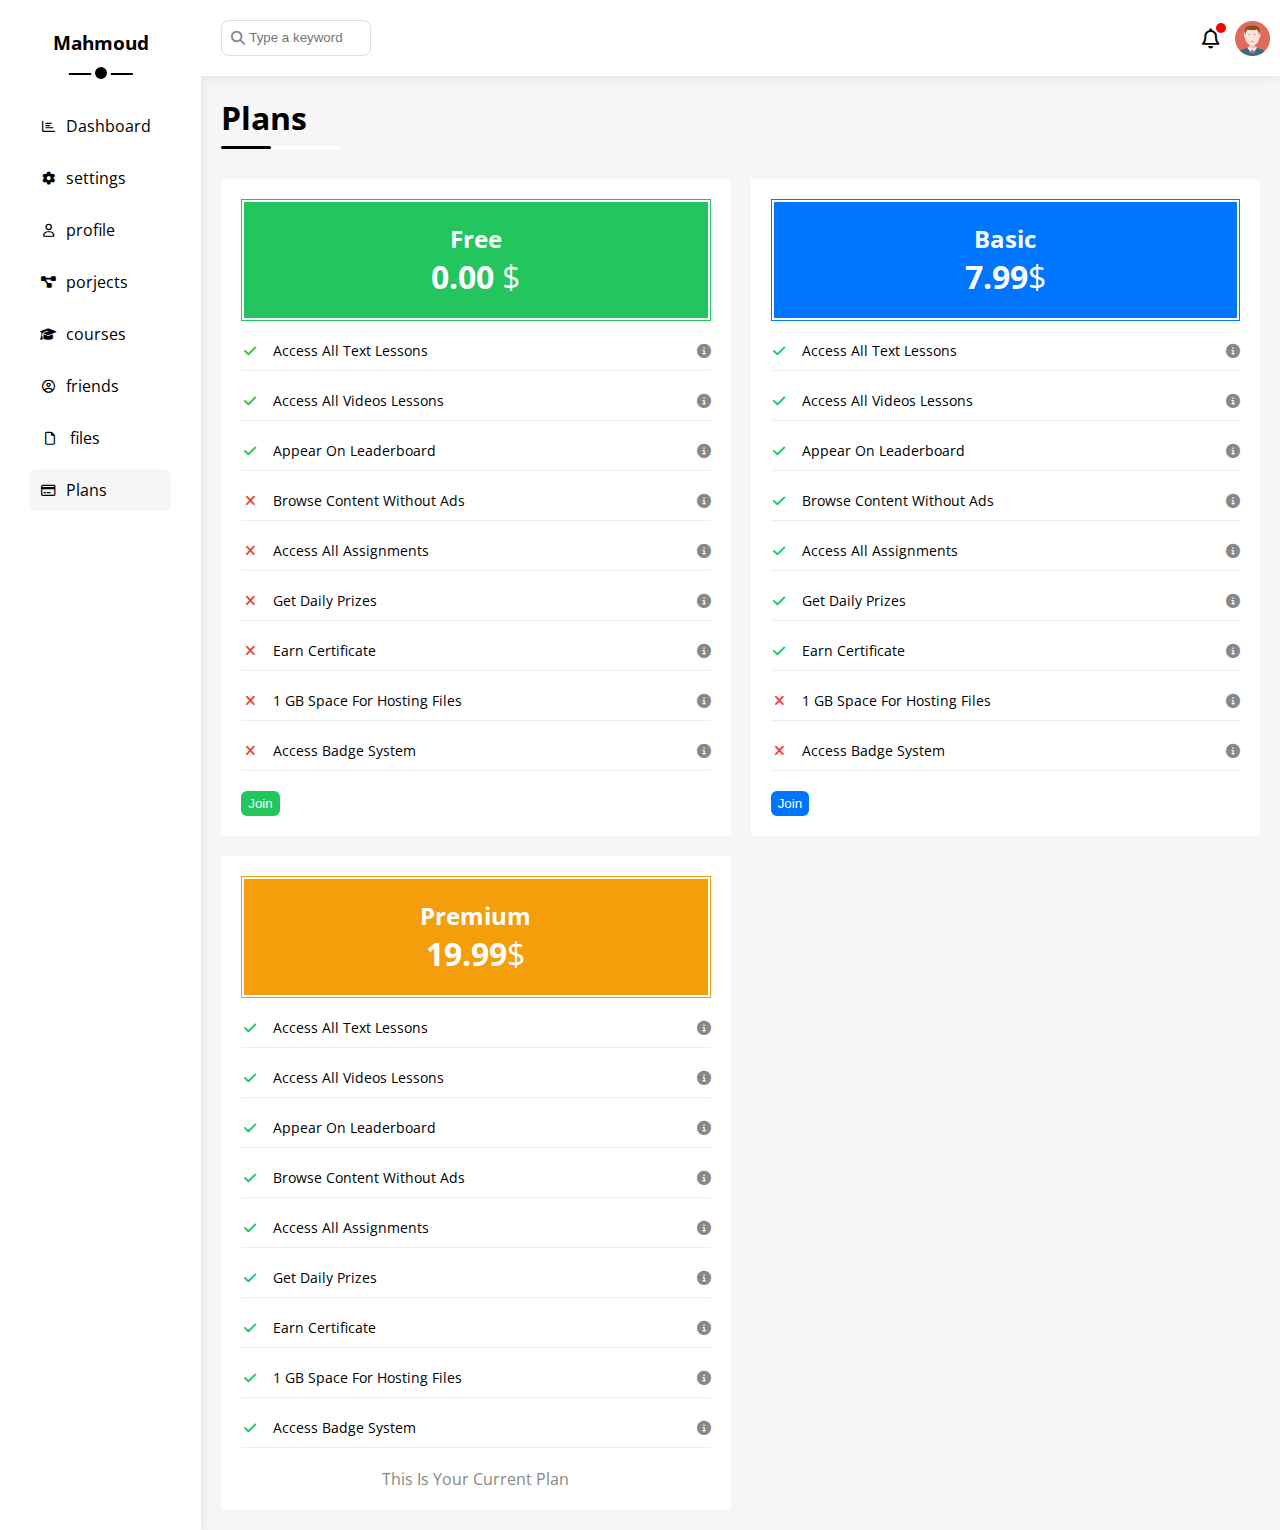
<file: Plans.html>
<!DOCTYPE html>
<html lang="en">
<head>
    <meta charset="UTF-8">
    <meta http-equiv="X-UA-Compatible" content="IE=edge">
    <meta name="viewport" content="width=device-width, initial-scale=1.0">
    <link rel="stylesheet" href="css/all.min.css">
    <link rel="stylesheet" href="css/master.css">
    <link rel="stylesheet" href="css/framework.css">
    <link rel="preconnect" href="https://fonts.googleapis.com" />
    <link rel="preconnect" href="https://fonts.gstatic.com" crossorigin />
    <link href="https://fonts.googleapis.com/css2?family=Open+Sans:wght@300;500&#038;display=swap" rel="stylesheet" />
    <title>courses</title>
</head>
<body>
    <div class="page d-flex">
        <div class="sidebar">
            <h3 class="">Mahmoud</h3>
            <ul>
                <li class=" p-10 br-6 m-10 fs-13 mb-10">
                    <a href="index.html" class="c-black mr-10 d-flex">
                        <i class="fa-regular fa-chart-bar fa-fw"></i>
                        <span>Dashboard</span>
                    </a>
                </li>
                <li class=" p-10 br-6 m-10 fs-13 mb-10">
                    <a href="settings.html" class="c-black mr-10 d-flex">
                        <i class="fa-solid fa-gear fa-fw"></i>
                        <span>settings</span>
                    </a>
                </li>
                <li class=" p-10 br-6 m-10 fs-13 mb-10">
                    <a href="profile.html" class="c-black mr-10 d-flex">
                        <i class="fa-regular fa-user fa-fw"></i>
                        <span>profile</span>
                    </a>
                </li>
                <li class=" p-10 br-6 m-10 fs-13 mb-10">
                    <a href="projects.html" class="c-black mr-10 d-flex">
                        <i class="fa-solid fa-diagram-project fa-fw"></i>
                        <span>porjects</span>
                    </a>
                </li>
                <li class="p-10 br-6 m-10 fs-13 mb-10">
                    <a href="courses.html" class="c-black mr-10 d-flex">
                        <i class="fa-solid fa-graduation-cap fa-fw"></i>
                        <span>courses</span>
                    </a>
                </li>
                <li class="  p-10 br-6 m-10 fs-13 mb-10">
                    <a href="friends.html" class="c-black mr-10 d-flex">
                        <i class="fa-regular fa-circle-user fa-fw"></i>
                        <span>friends</span>
                    </a>
                </li>
                <li class=" p-10 br-6 m-10 fs-13 mb-10">
                    <a href="files.html" class="c-black mr-10 d-flex">
                        <i class="fa-regular fa-file pr-10 pl-10  fa-fw"></i>
                        <span>files</span>
                    </a>
                </li>
                <li class="active bg-gray p-10 br-6 m-10 fs-13 mb-10">
                    <a href="Plans.html" class="c-black mr-10 d-flex">
                        <i class="fa-regular fa-credit-card fa-fw"></i>
                        <span>Plans</span>
                    </a>
                </li>
            </ul>
        </div>
        <div class="content full-width bg-gray">
            <!-- Start head -->
            <div class="head bg-white full-width space-between position-relative">
                <div class="search p-20 position-relative">
                    <input type="search" placeholder="Type a keyword">
                    <i class="fa-solid fa-magnifying-glass"></i></div>
                <div class="alirts d-flex pr-10">
                    <div class="icon position-relative"><i class="fa-regular fa-bell fa-lg mr-10"></i></div>
                    <img src="imgs/avatar.png" alt="" class="ml-5">
                </div>
            </div>
            <div class="title pb-20 ml-20 mt-20 position-relative fit-width">
                <h1 class="position-relative">Plans</h1>
            </div>
            <!-- End head -->
            <div class="plants-wrapper m-20 ">
                <div class="p-20 plan bg-white">
                    <div class="mb-20">
                        <div class="text-center bg-green c-white ">
                            <div>
                                <h2>Free</h2>
                                <h1 class="position-relative">0.00 <span class="f-normal">$</span></h1>
                            </div>
                        </div>
                    </div>
                    <ul>
                        <li class="space-between fs-14">
                            <div><i class="fa-solid fa-check fa-fw yes mr-10 c-green"></i>
                                Access All Text Lessons
                            </div>
                            <i class="fa-solid fa-circle-info help c-gray"></i>
                        </li>
                        <li class="space-between fs-14" >
                            <div>
                                <i class="fa-solid fa-check fa-fw yes mr-10 c-green"></i>
                                Access All Videos Lessons
                            </div>
                            <i class="fa-solid fa-circle-info help c-gray"></i>
                        </li>
                        <li class="space-between fs-14">
                            <div>
                                <i class="fa-solid fa-check fa-fw yes mr-10 c-green"></i>
                                Appear On Leaderboard
                            </div>
                            <i class="fa-solid fa-circle-info help c-gray"></i>
                        </li>
                        <li class="space-between fs-14">
                            <div>
                                <i class="fa-solid fa-xmark fa-fw c-red mr-10"></i>
                                Browse Content Without Ads
                            </div>
                            <i class="fa-solid fa-circle-info help c-gray"></i>
                        </li>
                        <li class="space-between fs-14">
                            <div>
                                <i class="fa-solid fa-xmark fa-fw c-red mr-10"></i>
                                Access All Assignments
                            </div>
                            <i class="fa-solid fa-circle-info help c-gray"></i>
                        </li >
                        <li class="space-between fs-14">
                            <div>
                                <i class="fa-solid fa-xmark fa-fw c-red mr-10"></i>
                                Get Daily Prizes
                            </div>
                            <i class="fa-solid fa-circle-info help c-gray"></i>
                        </li>
                        <li class="space-between fs-14">
                            <div>
                                <i class="fa-solid fa-xmark fa-fw c-red mr-10"></i>
                                Earn Certificate
                            </div>
                            <i class="fa-solid fa-circle-info help c-gray"></i>
                        </li>
                        <li class="space-between fs-14">
                            <div>
                                <i class="fa-solid fa-xmark fa-fw c-red mr-10"></i>
                                1 GB Space For Hosting Files
                            </div>
                            <i class="fa-solid fa-circle-info help c-gray"></i>
                        </li >
                        <li class="space-between fs-14">
                            <div>
                                <i class="fa-solid fa-xmark fa-fw c-red mr-10"></i>
                                Access Badge System
                            </div>
                            <i class="fa-solid fa-circle-info help c-gray"></i>
                        </li>
                    </ul>
                    <div class="join mt-20">
                        <button class="bg-green">Join</button>
                    </div>
                </div>
                <div class="p-20 plan bg-white">
                    <div class="mb-20 ">
                        <div class="text-center bg-blue c-white">
                            <div>
                                <h2>Basic</h2>
                                <h1 class="position-relative">7.99<span class="f-normal">$</span></h1>
                            </div>
                        </div>
                    </div>
                    <ul>
                        <li class="space-between fs-14">
                            <div><i class="fa-solid fa-check fa-fw yes mr-10 c-green"></i>
                                Access All Text Lessons
                            </div>
                            <i class="fa-solid fa-circle-info help c-gray"></i>
                        </li>
                        <li class="space-between fs-14" >
                            <div>
                                <i class="fa-solid fa-check fa-fw yes mr-10 c-green"></i>
                                Access All Videos Lessons
                            </div>
                            <i class="fa-solid fa-circle-info help c-gray"></i>
                        </li>
                        <li class="space-between fs-14">
                            <div>
                                <i class="fa-solid fa-check fa-fw yes mr-10 c-green"></i>
                                Appear On Leaderboard
                            </div>
                            <i class="fa-solid fa-circle-info help c-gray"></i>
                        </li>
                        <li class="space-between fs-14">
                            <div>
                                <i class="fa-solid fa-check fa-fw yes mr-10 c-green"></i>
                                Browse Content Without Ads
                            </div>
                            <i class="fa-solid fa-circle-info help c-gray"></i>
                        </li>
                        <li class="space-between fs-14">
                            <div>
                                <i class="fa-solid fa-check fa-fw yes mr-10 c-green"></i>
                                Access All Assignments
                            </div>
                            <i class="fa-solid fa-circle-info help c-gray"></i>
                        </li >
                        <li class="space-between fs-14">
                            <div>
                                <i class="fa-solid fa-check fa-fw yes mr-10 c-green"></i>
                                Get Daily Prizes
                            </div>
                            <i class="fa-solid fa-circle-info help c-gray"></i>
                        </li>
                        <li class="space-between fs-14">
                            <div>
                                <i class="fa-solid fa-check fa-fw yes mr-10 c-green"></i>
                                Earn Certificate
                            </div>
                            <i class="fa-solid fa-circle-info help c-gray"></i>
                        </li>
                        <li class="space-between fs-14">
                            <div>
                                <i class="fa-solid fa-xmark fa-fw c-red mr-10"></i>
                                1 GB Space For Hosting Files
                            </div>
                            <i class="fa-solid fa-circle-info help c-gray"></i>
                        </li >
                        <li class="space-between fs-14">
                            <div>
                                <i class="fa-solid fa-xmark fa-fw c-red mr-10"></i>
                                Access Badge System
                            </div>
                            <i class="fa-solid fa-circle-info help c-gray"></i>
                        </li>
                    </ul>
                    <div class="join mt-20">
                        <button class="bg-blue">Join</button>
                    </div>
                </div>
                <div class="p-20 plan bg-white">
                    <div class="mb-20 ">
                        <div class="text-center bg-orange c-white">
                            <div>
                                <h2>Premium</h2>
                                <h1 class="position-relative">19.99<span class="f-normal">$</span></h1>
                            </div>
                        </div>
                    </div>
                    <ul>
                        <li class="space-between fs-14">
                            <div><i class="fa-solid fa-check fa-fw yes mr-10 c-green"></i>
                                Access All Text Lessons
                            </div>
                            <i class="fa-solid fa-circle-info help c-gray"></i>
                        </li>
                        <li class="space-between fs-14" >
                            <div>
                                <i class="fa-solid fa-check fa-fw yes mr-10 c-green"></i>
                                Access All Videos Lessons
                            </div>
                            <i class="fa-solid fa-circle-info help c-gray"></i>
                        </li>
                        <li class="space-between fs-14">
                            <div>
                                <i class="fa-solid fa-check fa-fw yes mr-10 c-green"></i>
                                Appear On Leaderboard
                            </div>
                            <i class="fa-solid fa-circle-info help c-gray"></i>
                        </li>
                        <li class="space-between fs-14">
                            <div>
                                <i class="fa-solid fa-check fa-fw yes mr-10 c-green"></i>
                                Browse Content Without Ads
                            </div>
                            <i class="fa-solid fa-circle-info help c-gray"></i>
                        </li>
                        <li class="space-between fs-14">
                            <div>
                                <i class="fa-solid fa-check fa-fw yes mr-10 c-green"></i>
                                Access All Assignments
                            </div>
                            <i class="fa-solid fa-circle-info help c-gray"></i>
                        </li >
                        <li class="space-between fs-14">
                            <div>
                                <i class="fa-solid fa-check fa-fw yes mr-10 c-green"></i>
                                Get Daily Prizes
                            </div>
                            <i class="fa-solid fa-circle-info help c-gray"></i>
                        </li>
                        <li class="space-between fs-14">
                            <div>
                                <i class="fa-solid fa-check fa-fw yes mr-10 c-green"></i>
                                Earn Certificate
                            </div>
                            <i class="fa-solid fa-circle-info help c-gray"></i>
                        </li>
                        <li class="space-between fs-14">
                            <div>
                                <i class="fa-solid fa-check fa-fw yes mr-10 c-green"></i>
                                1 GB Space For Hosting Files
                            </div>
                            <i class="fa-solid fa-circle-info help c-gray"></i>
                        </li >
                        <li class="space-between fs-14">
                            <div>
                                <i class="fa-solid fa-check fa-fw yes mr-10 c-green"></i>
                                Access Badge System
                            </div>
                            <i class="fa-solid fa-circle-info help c-gray"></i>
                        </li>
                    </ul>
                    <div class="text-center mt-20">
                        <p class="c-gray">This Is Your Current Plan</p>
                    </div>
                </div>
            </div>
    </div>
</file>
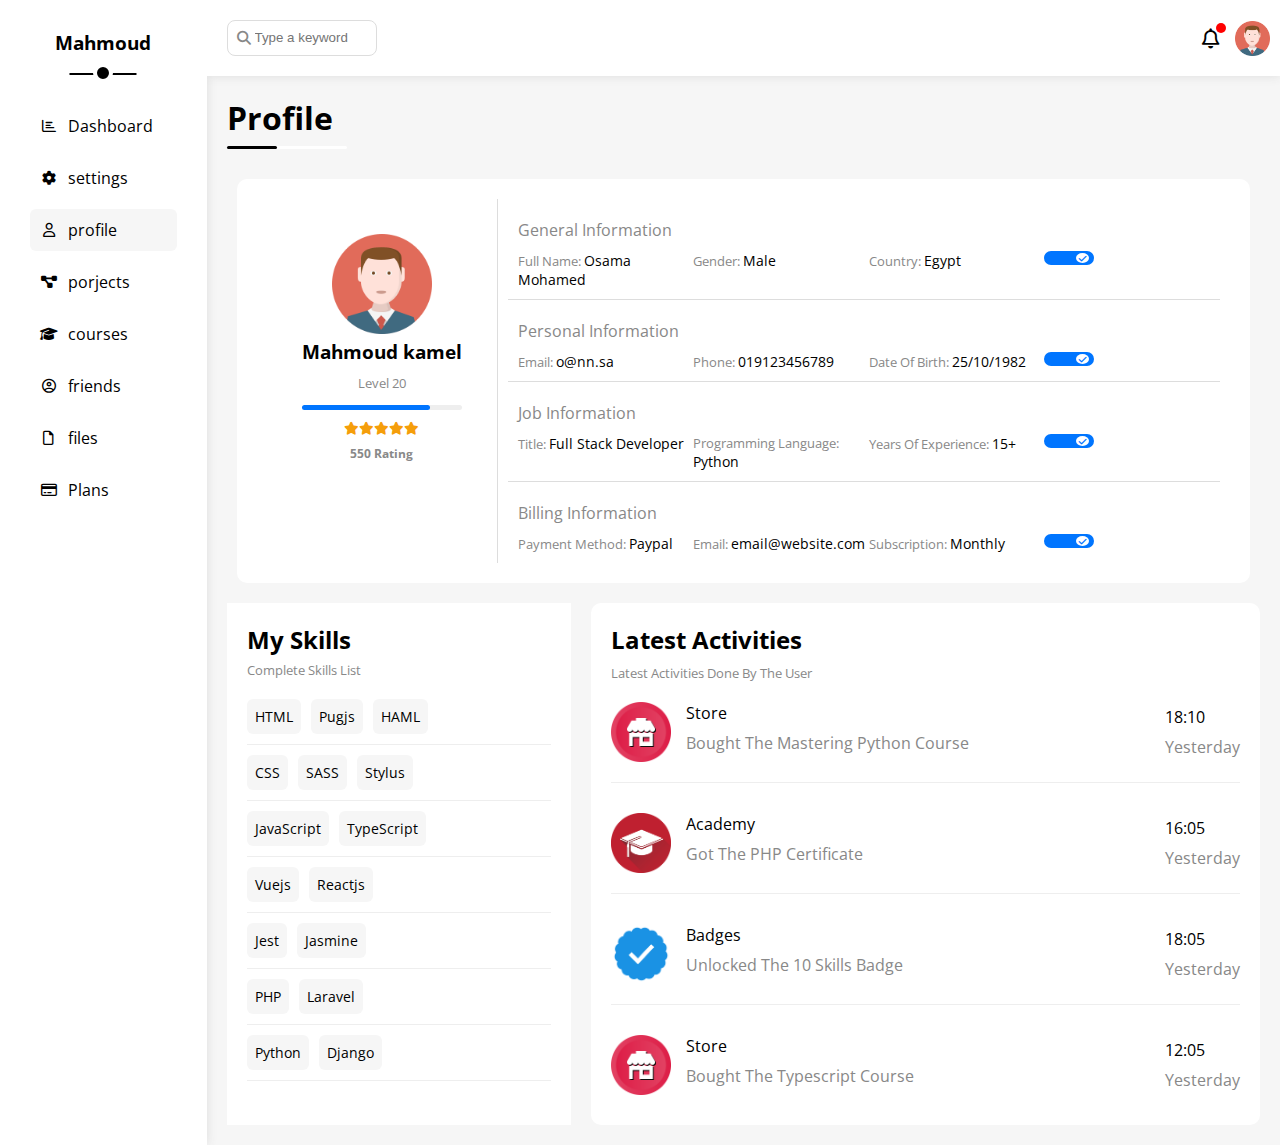
<file: profile.html>
<!DOCTYPE html>
<html lang="en">
<head>
    <meta charset="UTF-8">
    <meta http-equiv="X-UA-Compatible" content="IE=edge">
    <meta name="viewport" content="width=device-width, initial-scale=1.0">
    <link rel="stylesheet" href="css/all.min.css">
    <link rel="stylesheet" href="css/master.css">
    <link rel="stylesheet" href="css/framework.css">
    <link rel="preconnect" href="https://fonts.googleapis.com" />
    <link rel="preconnect" href="https://fonts.gstatic.com" crossorigin />
    <link href="https://fonts.googleapis.com/css2?family=Open+Sans:wght@300;500&#038;display=swap" rel="stylesheet" />
    <title>Profile</title>
</head>
<body>
    <div class="page d-flex">
            <div class="sidebar">
                <h3 class="">Mahmoud</h3>
                <ul>
                    <li class=" p-10 br-6 m-10 fs-14 mb-10">
                        <a href="index.html" class="c-black mr-10 d-flex">
                            <i class="fa-regular fa-chart-bar fa-fw"></i>
                            <span>Dashboard</span>
                        </a>
                    </li>
                    <li class=" p-10 br-6 m-10 fs-14 mb-10">
                        <a href="settings.html" class="c-black mr-10 d-flex">
                            <i class="fa-solid fa-gear fa-fw"></i>
                            <span>settings</span>
                        </a>
                    </li>
                    <li class=" active bg-gray p-10 br-6 m-10 fs-14 mb-10">
                        <a href="profile.html" class="c-black mr-10 d-flex">
                            <i class="fa-regular fa-user fa-fw"></i>
                            <span>profile</span>
                        </a>
                    </li>
                    <li class=" p-10 br-6 m-10 fs-14 mb-10">
                        <a href="projects.html" class="c-black mr-10 d-flex">
                            <i class="fa-solid fa-diagram-project fa-fw"></i>
                            <span>porjects</span>
                        </a>
                    </li>
                    <li class=" p-10 br-6 m-10 fs-14 mb-10">
                        <a href="courses.html" class="c-black mr-10 d-flex">
                            <i class="fa-solid fa-graduation-cap fa-fw"></i>
                            <span>courses</span>
                        </a>
                    </li>
                    <li class=" p-10 br-6 m-10 fs-14 mb-10">
                        <a href="friends.html" class="c-black mr-10 d-flex">
                            <i class="fa-regular fa-circle-user fa-fw"></i>
                            <span>friends</span>
                        </a>
                    </li>
                    <li class=" p-10 br-6 m-10 fs-14 mb-10">
                        <a href="files.html" class="c-black mr-10 d-flex">
                            <i class="fa-regular fa-file fa-fw"></i>
                            <span>files</span>
                        </a>
                    </li>
                    <li class=" p-10 br-6 m-10 fs-14 mb-10">
                        <a href="Plans.html" class="c-black mr-10 d-flex">
                            <i class="fa-regular fa-credit-card fa-fw"></i>
                            <span>Plans</span>
                        </a>
                    </li>
                </ul>
            </div>
            <div class="content full-width bg-gray ">
                <!-- Start head -->
                <div class="head bg-white full-width space-between position-relative">
                    <div class="search p-20 position-relative">
                        <input type="search" placeholder="Type a keyword">
                        <i class="fa-solid fa-magnifying-glass"></i></div>
                    <div class="alirts d-flex pr-10">
                        <div class="icon position-relative"><i class="fa-regular fa-bell fa-lg mr-10"></i></div>
                        <img src="imgs/avatar.png" alt="" class="ml-5">
                    </div>
                </div>
                <!-- Head End -->
                <div class="profile p-20">
                    <div class="title pb-20 position-relative fit-width">
                        <h1 class="position-relative">Profile</h1>
                    </div>
                    <div class="cv phone-column d-flex p-20 bg-white mt-20 mr-10 ml-10 br-10">
                        <div class="text-center ml-20 p-25 mr-10 mt-10 cv-title">
                            <img src="imgs/avatar.png" alt="">
                            <h3>Mahmoud kamel<span class="d-block c-gray fs-13 mt-10 f-normal position-relative">Level 20</span></h3>
                            <div class="d-flex mt-20 justify-center">
                                <i class="fa-solid fa-star c-orange fs-13"></i>
                                <i class="fa-solid fa-star c-orange fs-13"></i>
                                <i class="fa-solid fa-star c-orange fs-13"></i>
                                <i class="fa-solid fa-star c-orange fs-13"></i>
                                <i class="fa-solid fa-star c-orange fs-13"></i>
                            </div>
                            <h5 class="mt-10 c-gray fs-12">550 Rating</h5>
                        </div>
                        <div class="flex-1">
                            <div class=" General-Information mb-10 m-10">
                                <h4 class="c-gray f-normal p-10">General Information</h4>
                                <div class="d-flex  pl-10 pb-10">
                                    <div><p class="c-gray fs-13">Full Name: <span class="c-black fs-14"> Osama Mohamed</span></p></div>
                                    <div><p class="c-gray fs-13">Gender: <span class="c-black fs-14"> Male</span></p></div>
                                    <div><p class="c-gray fs-13">Country: <span class="c-black fs-14"> Egypt</span></p></div>
                                    <div class="toggle">
                                        <input type="checkbox">
                                    </div>
                                </div>
                            </div>
                            <div class=" General-Information mb-10 m-10">
                                <h4 class="c-gray f-normal p-10">Personal Information</h4>
                                <div class="d-flex  pl-10 pb-10">
                                    <div><p class="c-gray fs-13">Email: <span class="c-black fs-14"> o@nn.sa</span></p></div>
                                    <div><p class="c-gray fs-13">Phone: <span class="c-black fs-14"> 019123456789</span></p></div>
                                    <div><p class="c-gray fs-13">Date Of Birth: <span class="c-black fs-14"> 25/10/1982</span></p></div>
                                    <div class="toggle">
                                        <input type="checkbox">
                                    </div>
                                </div>
                            </div>
                            <div class=" General-Information mb-10 m-10">
                                <h4 class="c-gray f-normal p-10">Job Information</h4>
                                <div class="d-flex  pl-10 pb-10">
                                    <div><p class="c-gray fs-13">Title: <span class="c-black fs-14"> Full Stack Developer</span></p></div>
                                    <div><p class="c-gray fs-13">Programming Language: <span class="c-black fs-14"> Python</span></p></div>
                                    <div><p class="c-gray fs-13">Years Of Experience: <span class="c-black fs-14"> 15+</span></p></div>
                                    <div class="toggle">
                                        <input type="checkbox">
                                    </div>
                                </div>
                            </div>
                            <div class=" General-Information none mb-10 m-10">
                                <h4 class="c-gray f-normal p-10 pb-10">Billing Information</h4>
                                <div class="d-flex  none pl-10">
                                    <div><p class="c-gray fs-13">Payment Method: <span class="c-black fs-14"> Paypal</span></p></div>
                                    <div><p class="c-gray fs-13">Email: <span class="c-black fs-14"> email@website.com</span></p></div>
                                    <div><p class="c-gray fs-13">Subscription: <span class="c-black fs-14"> Monthly</span></p></div>
                                    <div class="toggle">
                                        <input type="checkbox">
                                    </div>
                                </div>
                            </div>
                        </div>
                    </div>
                    <div class="container d-grid mt-20">
                        <div class="my-skills p-20 bg-white f-normal">
                            <h2 class="mb-20">My Skills<span class="d-block c-gray fs-13 mt-5 f-normal">Complete Skills List</span></h2>
                            <div class="d-flex full-width bb-gray pb-10">
                                <h4 class=" f-normal c-black bg-gray br-6 p-8 mr-10 fs-14">HTML</h4>
                                <h4 class="c-black bg-gray br-6 p-8 mr-10 fs-14 f-normal">Pugjs</h4>
                                <h4 class="c-black bg-gray br-6 p-8 mr-10 fs-14 f-normal">HAML</h4>
                            </div>
                            <div class="d-flex full-width bb-gray pb-10 mt-10">
                                <h4 class="c-black bg-gray br-6 p-8 mr-10 fs-14 f-normal">CSS</h4>
                                <h4 class="c-black bg-gray br-6 p-8 mr-10 fs-14 f-normal">SASS</h4>
                                <h4 class="c-black bg-gray br-6 p-8 mr-10 fs-14 f-normal">Stylus</h4>
                            </div>
                            <div class="d-flex full-width bb-gray pb-10 mt-10">
                                <h4 class="c-black bg-gray br-6 p-8 mr-10 fs-14 f-normal">JavaScript</h4>
                                <h4 class="c-black bg-gray br-6 p-8 mr-10 fs-14 f-normal">TypeScript</h4>
                            </div>
                            <div class="d-flex full-width bb-gray pb-10 mt-10">
                                <h4 class="c-black bg-gray br-6 p-8 mr-10 fs-14 f-normal">Vuejs</h4>
                                <h4 class="c-black bg-gray br-6 p-8 mr-10 fs-14 f-normal">Reactjs</h4>
                            </div>
                            <div class="d-flex full-width bb-gray pb-10 mt-10">
                                <h4 class="c-black bg-gray br-6 p-8 mr-10 fs-14 f-normal">Jest</h4>
                                <h4 class="c-black bg-gray br-6 p-8 mr-10 fs-14 f-normal">Jasmine</h4>
                            </div>
                            <div class="d-flex full-width bb-gray pb-10 mt-10 ">
                                <h4 class="c-black bg-gray br-6 p-8 mr-10 fs-14 f-normal">PHP</h4>
                                <h4 class="c-black bg-gray br-6 p-8 mr-10 fs-14 f-normal">Laravel</h4>
                            </div>
                            <div class="d-flex full-width bb-gray pb-10 mt-10 mb-10">
                                <h4 class="c-black bg-gray br-6 p-8 mr-10 fs-14 f-normal">Python</h4>
                                <h4 class="c-black bg-gray br-6 p-8 mr-10 fs-14 f-normal">Django</h4>
                            </div>
                        </div>
                        <div class="activities bg-white ml-20 br-10 p-20">
                            <h2 >Latest Activities<span class="d-block c-gray fs-13 mt-8 f-normal">Latest Activities Done By The User</span></h2>
                            <div class="store pb-10 mt-20">
                                <div class="space-between bb-gray pb-20">
                                    <div class="d-flex">
                                        <img class="mr-15" src="imgs/activity-01.png" alt="">
                                        <p>Store <span class="d-block c-gray mt-8">Bought The Mastering Python Course</span></p>
                                    </div>
                                    <p>18:10<span class="d-block c-gray mt-8">Yesterday</span></p>
                                </div>
                            </div>
                            <div class="store pb-10 mt-20">
                                <div class="space-between bb-gray pb-20">
                                    <div class="d-flex">
                                        <img class="mr-15" src="imgs/activity-02.png" alt="">
                                        <p>Academy <span class="d-block c-gray mt-8">Got The PHP Certificate</span></p>
                                    </div>
                                    <p>16:05<span class="d-block c-gray mt-8">Yesterday</span></p>
                                </div>
                            </div>
                            <div class="store pb-10 mt-20">
                                <div class="space-between bb-gray pb-20">
                                    <div class="d-flex">
                                        <img class="mr-15" src="imgs/activity-03.png" alt="">
                                        <p>Badges <span class="d-block c-gray mt-8">Unlocked The 10 Skills Badge</span></p>
                                    </div>
                                    <p>18:05<span class="d-block c-gray mt-8">Yesterday</span></p>
                                </div>
                            </div>
                            <div class="store pb-10 mt-20">
                                <div class="space-between ">
                                    <div class="d-flex">
                                        <img class="mr-15" src="imgs/activity-01.png" alt="">
                                        <p>Store <span class="d-block c-gray mt-8">Bought The Typescript Course</span></p>
                                    </div>
                                    <p>12:05<span class="d-block c-gray mt-8">Yesterday</span></p>
                                </div>
                            </div>
                        </div>
                    </div>
                </div>
    </div>
</body>
</html>
</file>
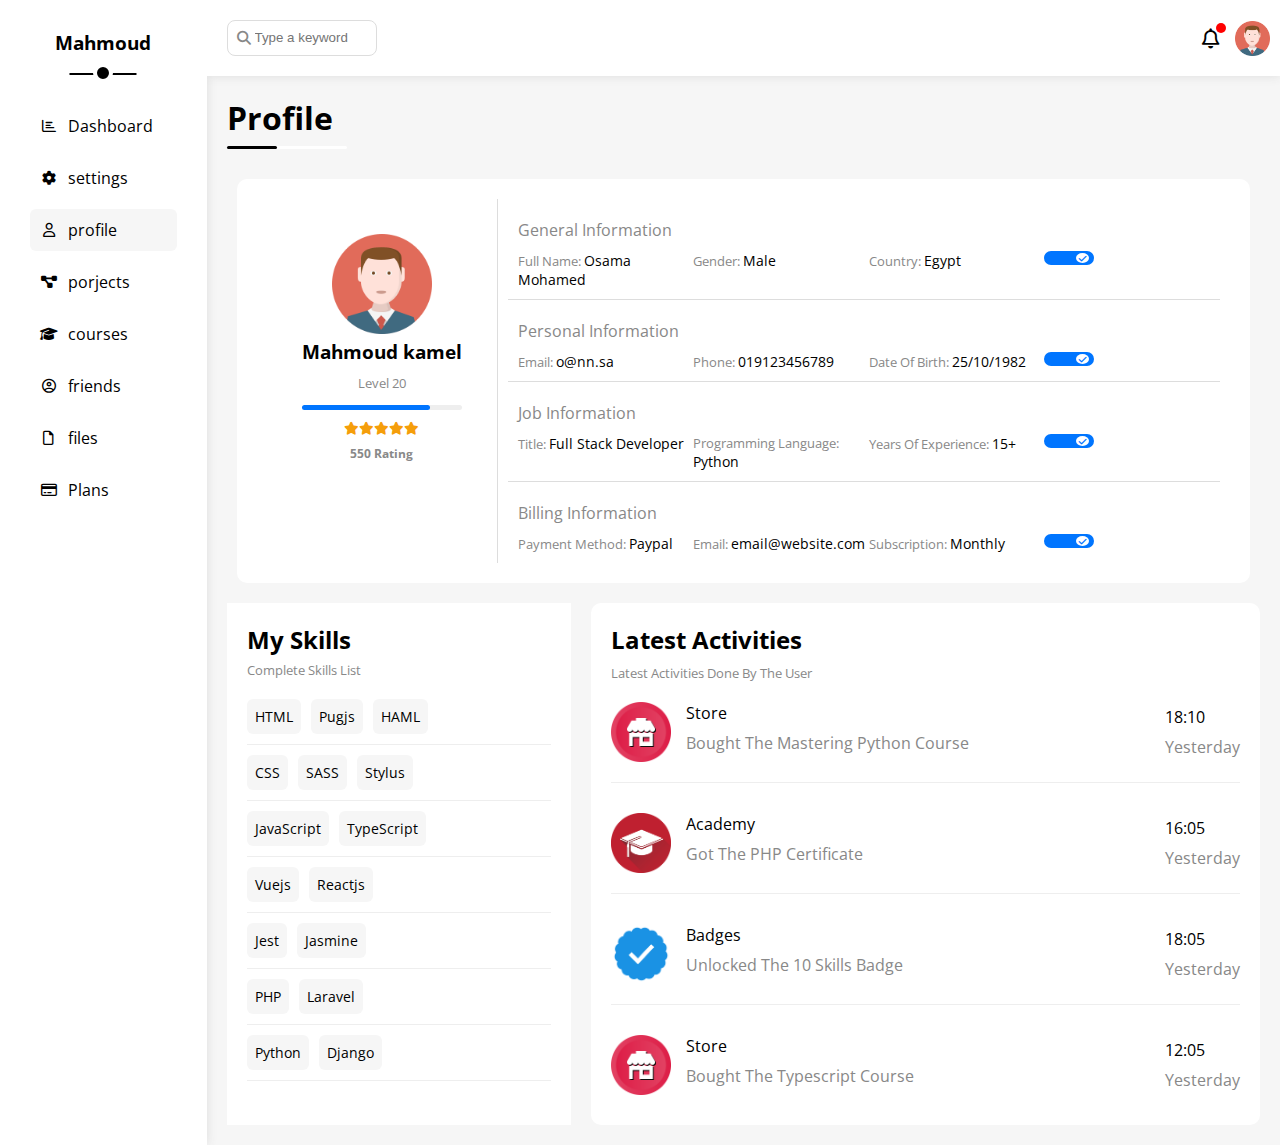
<file: Profile.html>
<!DOCTYPE html>
<html lang="en">
<head>
    <meta charset="UTF-8">
    <meta http-equiv="X-UA-Compatible" content="IE=edge">
    <meta name="viewport" content="width=device-width, initial-scale=1.0">
    <link rel="stylesheet" href="css/all.min.css">
    <link rel="stylesheet" href="css/master.css">
    <link rel="stylesheet" href="css/framework.css">
    <link rel="preconnect" href="https://fonts.googleapis.com" />
    <link rel="preconnect" href="https://fonts.gstatic.com" crossorigin />
    <link href="https://fonts.googleapis.com/css2?family=Open+Sans:wght@300;500&#038;display=swap" rel="stylesheet" />
    <title>Profile</title>
</head>
<body>
    <div class="page d-flex">
            <div class="sidebar">
                <h3 class="">Mahmoud</h3>
                <ul>
                    <li class=" p-10 br-6 m-10 fs-14 mb-10">
                        <a href="Dashboard.html" class="c-black mr-10 d-flex">
                            <i class="fa-regular fa-chart-bar fa-fw"></i>
                            <span>Dashboard</span>
                        </a>
                    </li>
                    <li class=" p-10 br-6 m-10 fs-14 mb-10">
                        <a href="settings.html" class="c-black mr-10 d-flex">
                            <i class="fa-solid fa-gear fa-fw"></i>
                            <span>settings</span>
                        </a>
                    </li>
                    <li class=" active bg-gray p-10 br-6 m-10 fs-14 mb-10">
                        <a href="profile.html" class="c-black mr-10 d-flex">
                            <i class="fa-regular fa-user fa-fw"></i>
                            <span>profile</span>
                        </a>
                    </li>
                    <li class=" p-10 br-6 m-10 fs-14 mb-10">
                        <a href="projects.html" class="c-black mr-10 d-flex">
                            <i class="fa-solid fa-diagram-project fa-fw"></i>
                            <span>porjects</span>
                        </a>
                    </li>
                    <li class=" p-10 br-6 m-10 fs-14 mb-10">
                        <a href="courses.html" class="c-black mr-10 d-flex">
                            <i class="fa-solid fa-graduation-cap fa-fw"></i>
                            <span>courses</span>
                        </a>
                    </li>
                    <li class=" p-10 br-6 m-10 fs-14 mb-10">
                        <a href="friends.html" class="c-black mr-10 d-flex">
                            <i class="fa-regular fa-circle-user fa-fw"></i>
                            <span>friends</span>
                        </a>
                    </li>
                    <li class=" p-10 br-6 m-10 fs-14 mb-10">
                        <a href="files.html" class="c-black mr-10 d-flex">
                            <i class="fa-regular fa-file fa-fw"></i>
                            <span>files</span>
                        </a>
                    </li>
                    <li class=" p-10 br-6 m-10 fs-14 mb-10">
                        <a href="Plans.html" class="c-black mr-10 d-flex">
                            <i class="fa-regular fa-credit-card fa-fw"></i>
                            <span>Plans</span>
                        </a>
                    </li>
                </ul>
            </div>
            <div class="content full-width bg-gray ">
                <!-- Start head -->
                <div class="head bg-white full-width space-between position-relative">
                    <div class="search p-20 position-relative">
                        <input type="search" placeholder="Type a keyword">
                        <i class="fa-solid fa-magnifying-glass"></i></div>
                    <div class="alirts d-flex pr-10">
                        <div class="icon position-relative"><i class="fa-regular fa-bell fa-lg mr-10"></i></div>
                        <img src="imgs/avatar.png" alt="" class="ml-5">
                    </div>
                </div>
                <!-- Head End -->
                <div class="profile p-20">
                    <div class="title pb-20 position-relative fit-width">
                        <h1 class="position-relative">Profile</h1>
                    </div>
                    <div class="cv phone-column d-flex p-20 bg-white mt-20 mr-10 ml-10 br-10">
                        <div class="text-center ml-20 p-25 mr-10 mt-10 cv-title">
                            <img src="imgs/avatar.png" alt="">
                            <h3>Mahmoud kamel<span class="d-block c-gray fs-13 mt-10 f-normal position-relative">Level 20</span></h3>
                            <div class="d-flex mt-20 justify-center">
                                <i class="fa-solid fa-star c-orange fs-13"></i>
                                <i class="fa-solid fa-star c-orange fs-13"></i>
                                <i class="fa-solid fa-star c-orange fs-13"></i>
                                <i class="fa-solid fa-star c-orange fs-13"></i>
                                <i class="fa-solid fa-star c-orange fs-13"></i>
                            </div>
                            <h5 class="mt-10 c-gray fs-12">550 Rating</h5>
                        </div>
                        <div class="flex-1">
                            <div class=" General-Information mb-10 m-10">
                                <h4 class="c-gray f-normal p-10">General Information</h4>
                                <div class="d-flex  pl-10 pb-10">
                                    <div><p class="c-gray fs-13">Full Name: <span class="c-black fs-14"> Osama Mohamed</span></p></div>
                                    <div><p class="c-gray fs-13">Gender: <span class="c-black fs-14"> Male</span></p></div>
                                    <div><p class="c-gray fs-13">Country: <span class="c-black fs-14"> Egypt</span></p></div>
                                    <div class="toggle">
                                        <input type="checkbox">
                                    </div>
                                </div>
                            </div>
                            <div class=" General-Information mb-10 m-10">
                                <h4 class="c-gray f-normal p-10">Personal Information</h4>
                                <div class="d-flex  pl-10 pb-10">
                                    <div><p class="c-gray fs-13">Email: <span class="c-black fs-14"> o@nn.sa</span></p></div>
                                    <div><p class="c-gray fs-13">Phone: <span class="c-black fs-14"> 019123456789</span></p></div>
                                    <div><p class="c-gray fs-13">Date Of Birth: <span class="c-black fs-14"> 25/10/1982</span></p></div>
                                    <div class="toggle">
                                        <input type="checkbox">
                                    </div>
                                </div>
                            </div>
                            <div class=" General-Information mb-10 m-10">
                                <h4 class="c-gray f-normal p-10">Job Information</h4>
                                <div class="d-flex  pl-10 pb-10">
                                    <div><p class="c-gray fs-13">Title: <span class="c-black fs-14"> Full Stack Developer</span></p></div>
                                    <div><p class="c-gray fs-13">Programming Language: <span class="c-black fs-14"> Python</span></p></div>
                                    <div><p class="c-gray fs-13">Years Of Experience: <span class="c-black fs-14"> 15+</span></p></div>
                                    <div class="toggle">
                                        <input type="checkbox">
                                    </div>
                                </div>
                            </div>
                            <div class=" General-Information none mb-10 m-10">
                                <h4 class="c-gray f-normal p-10 pb-10">Billing Information</h4>
                                <div class="d-flex  none pl-10">
                                    <div><p class="c-gray fs-13">Payment Method: <span class="c-black fs-14"> Paypal</span></p></div>
                                    <div><p class="c-gray fs-13">Email: <span class="c-black fs-14"> email@website.com</span></p></div>
                                    <div><p class="c-gray fs-13">Subscription: <span class="c-black fs-14"> Monthly</span></p></div>
                                    <div class="toggle">
                                        <input type="checkbox">
                                    </div>
                                </div>
                            </div>
                        </div>
                    </div>
                    <div class="container d-grid mt-20">
                        <div class="my-skills p-20 bg-white f-normal">
                            <h2 class="mb-20">My Skills<span class="d-block c-gray fs-13 mt-5 f-normal">Complete Skills List</span></h2>
                            <div class="d-flex full-width bb-gray pb-10">
                                <h4 class=" f-normal c-black bg-gray br-6 p-8 mr-10 fs-14">HTML</h4>
                                <h4 class="c-black bg-gray br-6 p-8 mr-10 fs-14 f-normal">Pugjs</h4>
                                <h4 class="c-black bg-gray br-6 p-8 mr-10 fs-14 f-normal">HAML</h4>
                            </div>
                            <div class="d-flex full-width bb-gray pb-10 mt-10">
                                <h4 class="c-black bg-gray br-6 p-8 mr-10 fs-14 f-normal">CSS</h4>
                                <h4 class="c-black bg-gray br-6 p-8 mr-10 fs-14 f-normal">SASS</h4>
                                <h4 class="c-black bg-gray br-6 p-8 mr-10 fs-14 f-normal">Stylus</h4>
                            </div>
                            <div class="d-flex full-width bb-gray pb-10 mt-10">
                                <h4 class="c-black bg-gray br-6 p-8 mr-10 fs-14 f-normal">JavaScript</h4>
                                <h4 class="c-black bg-gray br-6 p-8 mr-10 fs-14 f-normal">TypeScript</h4>
                            </div>
                            <div class="d-flex full-width bb-gray pb-10 mt-10">
                                <h4 class="c-black bg-gray br-6 p-8 mr-10 fs-14 f-normal">Vuejs</h4>
                                <h4 class="c-black bg-gray br-6 p-8 mr-10 fs-14 f-normal">Reactjs</h4>
                            </div>
                            <div class="d-flex full-width bb-gray pb-10 mt-10">
                                <h4 class="c-black bg-gray br-6 p-8 mr-10 fs-14 f-normal">Jest</h4>
                                <h4 class="c-black bg-gray br-6 p-8 mr-10 fs-14 f-normal">Jasmine</h4>
                            </div>
                            <div class="d-flex full-width bb-gray pb-10 mt-10 ">
                                <h4 class="c-black bg-gray br-6 p-8 mr-10 fs-14 f-normal">PHP</h4>
                                <h4 class="c-black bg-gray br-6 p-8 mr-10 fs-14 f-normal">Laravel</h4>
                            </div>
                            <div class="d-flex full-width bb-gray pb-10 mt-10 mb-10">
                                <h4 class="c-black bg-gray br-6 p-8 mr-10 fs-14 f-normal">Python</h4>
                                <h4 class="c-black bg-gray br-6 p-8 mr-10 fs-14 f-normal">Django</h4>
                            </div>
                        </div>
                        <div class="activities bg-white ml-20 br-10 p-20">
                            <h2 >Latest Activities<span class="d-block c-gray fs-13 mt-8 f-normal">Latest Activities Done By The User</span></h2>
                            <div class="store pb-10 mt-20">
                                <div class="space-between bb-gray pb-20">
                                    <div class="d-flex">
                                        <img class="mr-15" src="imgs/activity-01.png" alt="">
                                        <p>Store <span class="d-block c-gray mt-8">Bought The Mastering Python Course</span></p>
                                    </div>
                                    <p>18:10<span class="d-block c-gray mt-8">Yesterday</span></p>
                                </div>
                            </div>
                            <div class="store pb-10 mt-20">
                                <div class="space-between bb-gray pb-20">
                                    <div class="d-flex">
                                        <img class="mr-15" src="imgs/activity-02.png" alt="">
                                        <p>Academy <span class="d-block c-gray mt-8">Got The PHP Certificate</span></p>
                                    </div>
                                    <p>16:05<span class="d-block c-gray mt-8">Yesterday</span></p>
                                </div>
                            </div>
                            <div class="store pb-10 mt-20">
                                <div class="space-between bb-gray pb-20">
                                    <div class="d-flex">
                                        <img class="mr-15" src="imgs/activity-03.png" alt="">
                                        <p>Badges <span class="d-block c-gray mt-8">Unlocked The 10 Skills Badge</span></p>
                                    </div>
                                    <p>18:05<span class="d-block c-gray mt-8">Yesterday</span></p>
                                </div>
                            </div>
                            <div class="store pb-10 mt-20">
                                <div class="space-between ">
                                    <div class="d-flex">
                                        <img class="mr-15" src="imgs/activity-01.png" alt="">
                                        <p>Store <span class="d-block c-gray mt-8">Bought The Typescript Course</span></p>
                                    </div>
                                    <p>12:05<span class="d-block c-gray mt-8">Yesterday</span></p>
                                </div>
                            </div>
                        </div>
                    </div>
                </div>
    </div>
</body>
</html>
</file>
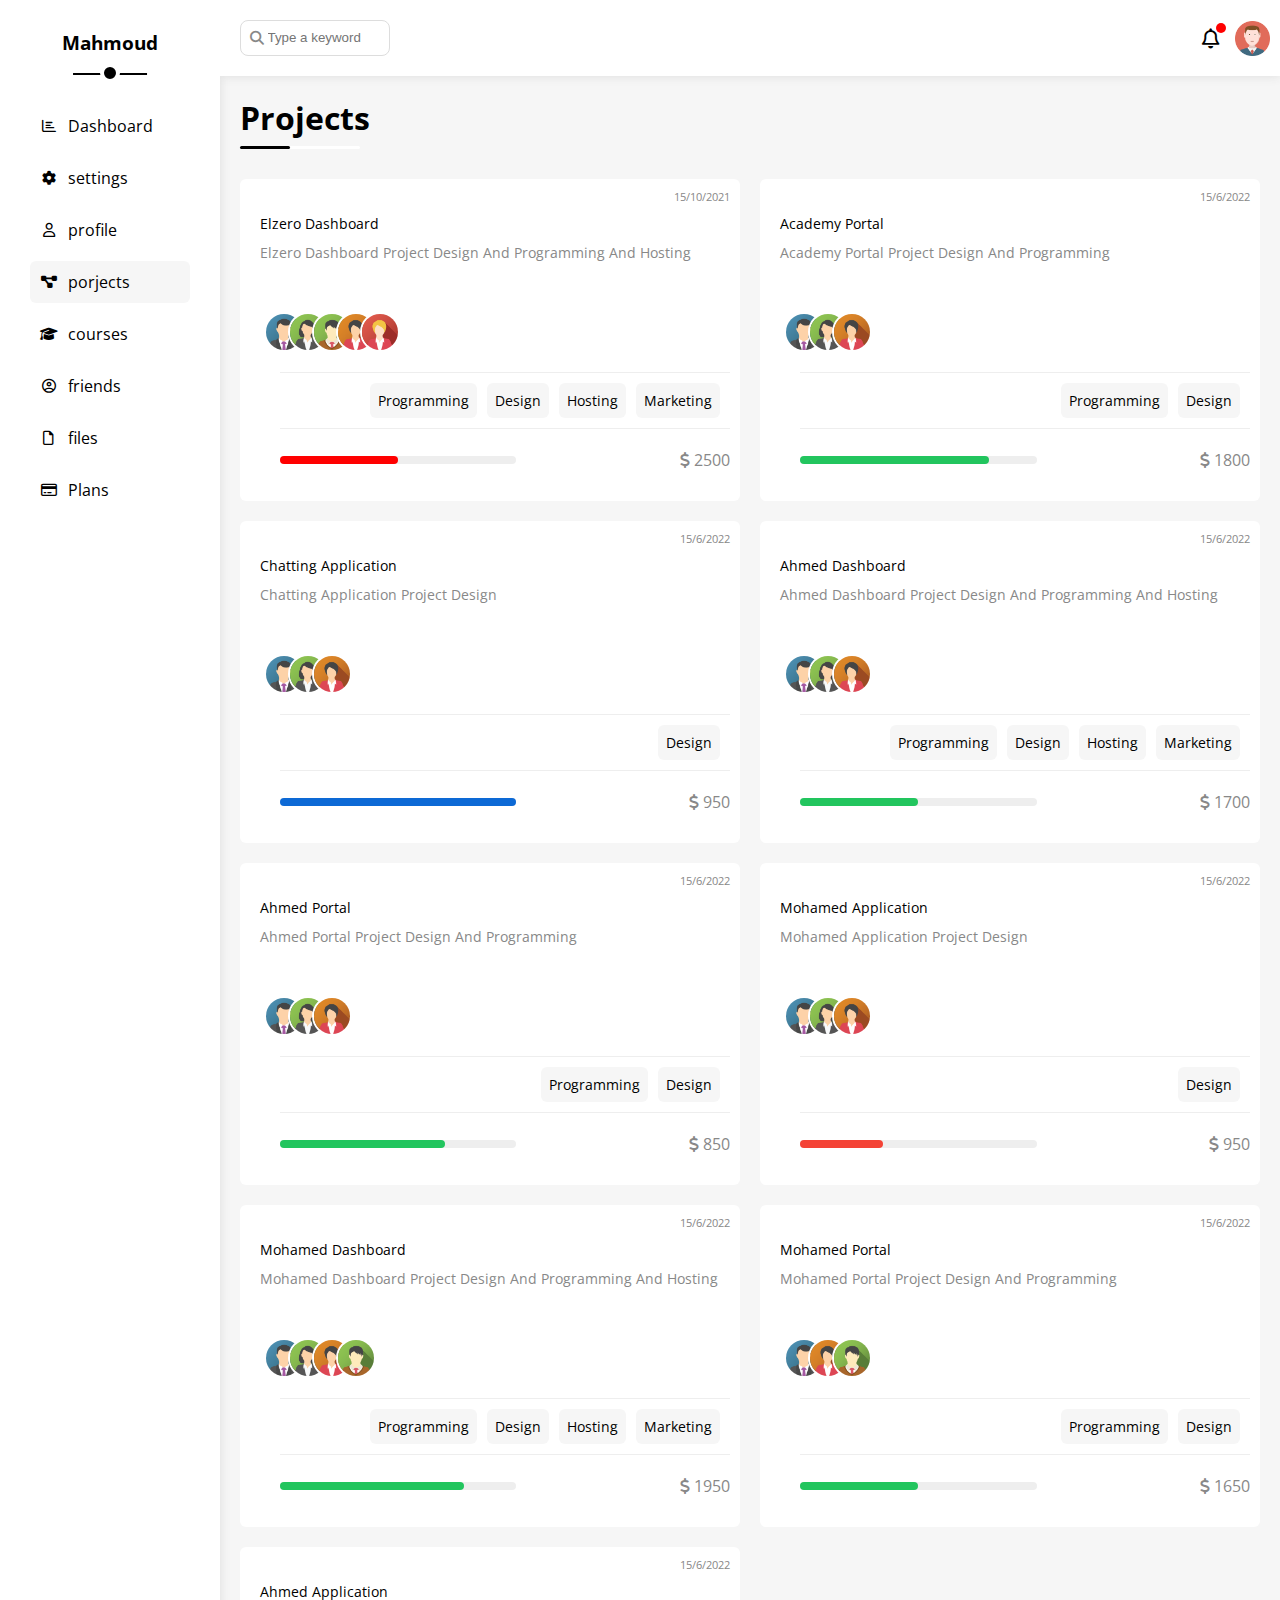
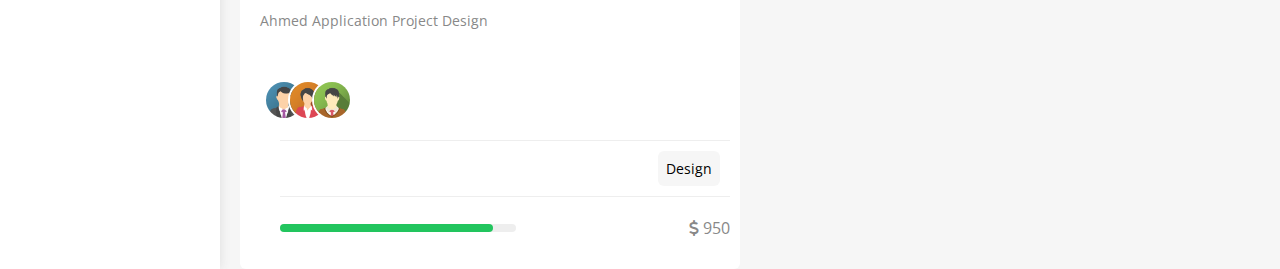
<file: projects.html>
<!DOCTYPE html>
<html lang="en">
<head>
    <meta charset="UTF-8">
    <meta http-equiv="X-UA-Compatible" content="IE=edge">
    <meta name="viewport" content="width=device-width, initial-scale=1.0">
    <link rel="stylesheet" href="css/all.min.css">
    <link rel="stylesheet" href="css/master.css">
    <link rel="stylesheet" href="css/framework.css">
    <link rel="preconnect" href="https://fonts.googleapis.com" />
    <link rel="preconnect" href="https://fonts.gstatic.com" crossorigin />
    <link href="https://fonts.googleapis.com/css2?family=Open+Sans:wght@300;500&#038;display=swap" rel="stylesheet" />
    <title>projects</title>
</head>
<body>
    <div class="page d-flex">
        <div class="sidebar">
            <h3 class="">Mahmoud</h3>
            <ul>
                <li class=" p-10 br-6 m-10 fs-14 mb-10">
                    <a href="index.html" class="c-black mr-10 d-flex">
                        <i class="fa-regular fa-chart-bar fa-fw"></i>
                        <span>Dashboard</span>
                    </a>
                </li>
                <li class=" p-10 br-6 m-10 fs-14 mb-10">
                    <a href="settings.html" class="c-black mr-10 d-flex">
                        <i class="fa-solid fa-gear fa-fw"></i>
                        <span>settings</span>
                    </a>
                </li>
                <li class=" p-10 br-6 m-10 fs-14 mb-10">
                    <a href="profile.html" class="c-black mr-10 d-flex">
                        <i class="fa-regular fa-user fa-fw"></i>
                        <span>profile</span>
                    </a>
                </li>
                <li class=" active bg-gray p-10 br-6 m-10 fs-14 mb-10">
                    <a href="projects.html" class="c-black mr-10 d-flex">
                        <i class="fa-solid fa-diagram-project fa-fw"></i>
                        <span>porjects</span>
                    </a>
                </li>
                <li class=" p-10 br-6 m-10 fs-14 mb-10">
                    <a href="courses.html" class="c-black mr-10 d-flex">
                        <i class="fa-solid fa-graduation-cap fa-fw"></i>
                        <span>courses</span>
                    </a>
                </li>
                <li class=" p-10 br-6 m-10 fs-14 mb-10">
                    <a href="friends.html" class="c-black mr-10 d-flex">
                        <i class="fa-regular fa-circle-user fa-fw"></i>
                        <span>friends</span>
                    </a>
                </li>
                <li class=" p-10 br-6 m-10 fs-14 mb-10">
                    <a href="files.html" class="c-black mr-10 d-flex">
                        <i class="fa-regular fa-file fa-fw"></i>
                        <span>files</span>
                    </a>
                </li>
                <li class=" p-10 br-6 m-10 fs-14 mb-10">
                    <a href="Plans.html" class="c-black mr-10 d-flex">
                        <i class="fa-regular fa-credit-card fa-fw"></i>
                        <span>Plans</span>
                    </a>
                </li>
            </ul>
        </div>
        <div class="content full-width bg-gray ">
            <!-- Start head -->
            <div class="head bg-white full-width space-between position-relative">
                <div class="search p-20 position-relative">
                    <input type="search" placeholder="Type a keyword">
                    <i class="fa-solid fa-magnifying-glass"></i></div>
                <div class="alirts d-flex pr-10">
                    <div class="icon position-relative"><i class="fa-regular fa-bell fa-lg mr-10"></i></div>
                    <img src="imgs/avatar.png" alt="" class="ml-5">
                </div>
            </div>
            <!-- Head End -->
            <div class="projects pt-20 pl-20">
                <div class="title pb-20 position-relative fit-width">
                    <h1 class="position-relative">Projects</h1>
                </div>
            </div>
            <div class="wrapper ml-20 mt-20 mr-20">
                <div class="project pl-20 bg-white br-6">
                    <p class="fs-11 text-right full-width p-10 c-gray">15/10/2021</p>
                    <p class="p-title fs-14 mb-20">Elzero Dashboard <span class="d-block c-gray mt-10">Elzero Dashboard Project Design And Programming And Hosting</span></p>
                    <div class="d-flex">
                        <img src="imgs/team-01.png" alt="">
                        <img src="imgs/team-02.png" alt="">
                        <img src="imgs/team-03.png" alt="">
                        <img src="imgs/team-04.png" alt="">
                        <img src="imgs/team-05.png" alt="">
                    </div>
                    <div class=" d-flex text-right pt-10 pb-10 xskills">
                        <h4 class="c-black bg-gray br-6 p-8 mr-10 fs-14 f-normal">Programming</h4>
                        <h4 class="c-black bg-gray br-6 p-8 mr-10 fs-14 f-normal">Design</h4>
                        <h4 class="c-black bg-gray br-6 p-8 mr-10 fs-14 f-normal">Hosting</h4>
                        <h4 class="c-black bg-gray br-6 p-8 mr-10 fs-14 f-normal">Marketing</h4>
                    </div>
                    <div class="space-between mb-10">
                        <span style="display: inherit;">
                            <span style="width: 50%; background-color: red; height: 100%; border-radius: 6px;"></span>
                        </span>
                        <p class="full-width text-right c-gray fs-15 mt-20 mb-20 pr-10">
                            <i class="fa-solid fa-dollar-sign"></i>
                            2500
                        </p>
                    </div>
                </div>
                <div class="project pl-20 bg-white br-6">
                    <p class="fs-11 text-right full-width p-10 c-gray">15/6/2022</p>
                    <p class="p-title fs-14 mb-20">Academy Portal<span class="d-block c-gray mt-10">Academy Portal Project Design And Programming</span></p>
                    <div class="d-flex">
                        <img src="imgs/team-01.png" alt="">
                        <img src="imgs/team-02.png" alt="">
                        <img src="imgs/team-04.png" alt="">
                    </div>
                    <div class=" d-flex text-right pt-10 pb-10 xskills">
                        <h4 class="c-black bg-gray br-6 p-8 mr-10 fs-14 f-normal">Programming</h4>
                        <h4 class="c-black bg-gray br-6 p-8 mr-10 fs-14 f-normal">Design</h4>
                    </div>
                    <div class="space-between mb-10">
                        <span style="display: inherit;">
                            <span style="width: 80%; background-color: #22c55e; height: 100%; border-radius: 6px;"></span>
                        </span>
                        <p class="full-width text-right c-gray fs-15 mt-20 mb-20 pr-10">
                            <i class="fa-solid fa-dollar-sign"></i>
                            1800
                        </p>
                    </div>
                </div>
                <div class="project pl-20 bg-white br-6">
                    <p class="fs-11 text-right full-width p-10 c-gray">15/6/2022</p>
                    <p class="p-title fs-14 mb-20">Chatting Application<span class="d-block c-gray mt-10">Chatting Application Project Design</span></p>
                    <div class="d-flex">
                        <img src="imgs/team-01.png" alt="">
                        <img src="imgs/team-02.png" alt="">
                        <img src="imgs/team-04.png" alt="">
                    </div>
                    <div class=" d-flex text-right pt-10 pb-10 xskills">
                        <h4 class="c-black bg-gray br-6 p-8 mr-10 fs-14 f-normal">Design</h4>
                    </div>
                    <div class="space-between mb-10">
                        <span style="display: inherit;">
                            <span style="width: 100%; background-color: #0d69d5; height: 100%; border-radius: 6px;"></span>
                        </span>
                        <p class="full-width text-right c-gray fs-15 mt-20 mb-20 pr-10">
                            <i class="fa-solid fa-dollar-sign"></i>
                            950
                        </p>
                    </div>
                </div>
                <div class="project pl-20 bg-white br-6">
                    <p class="fs-11 text-right full-width p-10 c-gray">15/6/2022</p>
                    <p class="p-title fs-14 mb-20">Ahmed Dashboard<span class="d-block c-gray mt-10">Ahmed Dashboard Project Design And Programming And Hosting</span></p>
                    <div class="d-flex">
                        <img src="imgs/team-01.png" alt="">
                        <img src="imgs/team-02.png" alt="">
                        <img src="imgs/team-04.png" alt="">
                    </div>
                    <div class=" d-flex text-right pt-10 pb-10 xskills">
                        <h4 class="c-black bg-gray br-6 p-8 mr-10 fs-14 f-normal">Programming</h4>
                        <h4 class="c-black bg-gray br-6 p-8 mr-10 fs-14 f-normal">Design</h4>
                        <h4 class="c-black bg-gray br-6 p-8 mr-10 fs-14 f-normal">Hosting</h4>
                        <h4 class="c-black bg-gray br-6 p-8 mr-10 fs-14 f-normal">Marketing</h4>
                    </div>
                    <div class="space-between mb-10">
                        <span style="display: inherit;">
                            <span style="width: 50%; background-color: #22c55e; height: 100%; border-radius: 6px;"></span>
                        </span>
                        <p class="full-width text-right c-gray fs-15 mt-20 mb-20 pr-10">
                            <i class="fa-solid fa-dollar-sign"></i>
                            1700
                        </p>
                    </div>
                </div>
                <div class="project pl-20 bg-white br-6">
                    <p class="fs-11 text-right full-width p-10 c-gray">15/6/2022</p>
                    <p class="p-title fs-14 mb-20">Ahmed Portal<span class="d-block c-gray mt-10">Ahmed Portal Project Design And Programming</span></p>
                    <div class="d-flex">
                        <img src="imgs/team-01.png" alt="">
                        <img src="imgs/team-02.png" alt="">
                        <img src="imgs/team-04.png" alt="">
                    </div>
                    <div class=" d-flex text-right pt-10 pb-10 xskills">
                        <h4 class="c-black bg-gray br-6 p-8 mr-10 fs-14 f-normal">Programming</h4>
                        <h4 class="c-black bg-gray br-6 p-8 mr-10 fs-14 f-normal">Design</h4>
                    </div>
                    <div class="space-between mb-10">
                        <span style="display: inherit;">
                            <span style="width: 70%; background-color: #22c55e; height: 100%; border-radius: 6px;"></span>
                        </span>
                        <p class="full-width text-right c-gray fs-15 mt-20 mb-20 pr-10">
                            <i class="fa-solid fa-dollar-sign"></i>
                            850
                        </p>
                    </div>
                </div>
                <div class="project pl-20 bg-white br-6">
                    <p class="fs-11 text-right full-width p-10 c-gray">15/6/2022</p>
                    <p class="p-title fs-14 mb-20">Mohamed Application<span class="d-block c-gray mt-10">Mohamed Application Project Design</span></p>
                    <div class="d-flex">
                        <img src="imgs/team-01.png" alt="">
                        <img src="imgs/team-02.png" alt="">
                        <img src="imgs/team-04.png" alt="">
                    </div>
                    <div class=" d-flex text-right pt-10 pb-10 xskills">
                        <h4 class="c-black bg-gray br-6 p-8 mr-10 fs-14 f-normal">Design</h4>
                    </div>
                    <div class="space-between mb-10">
                        <span style="display: inherit;">
                            <span style="width: 35%; background-color: #f44336; height: 100%; border-radius: 6px;"></span>
                        </span>
                        <p class="full-width text-right c-gray fs-15 mt-20 mb-20 pr-10">
                            <i class="fa-solid fa-dollar-sign"></i>
                            950
                        </p>
                    </div>
                </div>
                <div class="project pl-20 bg-white br-6">
                    <p class="fs-11 text-right full-width p-10 c-gray">15/6/2022</p>
                    <p class="p-title fs-14 mb-20">Mohamed Dashboard<span class="d-block c-gray mt-10">Mohamed Dashboard Project Design And Programming And Hosting</span></p>
                    <div class="d-flex">
                        <img src="imgs/team-01.png" alt="">
                        <img src="imgs/team-02.png" alt="">
                        <img src="imgs/team-04.png" alt="">
                        <img src="imgs/team-03.png" alt="">
                    </div>
                    <div class=" d-flex text-right pt-10 pb-10 xskills">
                        <h4 class="c-black bg-gray br-6 p-8 mr-10 fs-14 f-normal">Programming</h4>
                        <h4 class="c-black bg-gray br-6 p-8 mr-10 fs-14 f-normal">Design</h4>
                        <h4 class="c-black bg-gray br-6 p-8 mr-10 fs-14 f-normal">Hosting</h4>
                        <h4 class="c-black bg-gray br-6 p-8 mr-10 fs-14 f-normal">Marketing</h4>
                    </div>
                    <div class="space-between mb-10">
                        <span style="display: inherit;">
                            <span style="width: 78%; background-color: #22c55e; height: 100%; border-radius: 6px;"></span>
                        </span>
                        <p class="full-width text-right c-gray fs-15 mt-20 mb-20 pr-10">
                            <i class="fa-solid fa-dollar-sign"></i>
                            1950
                        </p>
                    </div>
                </div>
                <div class="project pl-20 bg-white br-6">
                    <p class="fs-11 text-right full-width p-10 c-gray">15/6/2022</p>
                    <p class="p-title fs-14 mb-20">Mohamed Portal<span class="d-block c-gray mt-10">Mohamed Portal Project Design And Programming</span></p>
                    <div class="d-flex">
                        <img src="imgs/team-01.png" alt="">
                        <img src="imgs/team-04.png" alt="">
                        <img src="imgs/team-03.png" alt="">
                    </div>
                    <div class=" d-flex text-right pt-10 pb-10 xskills">
                        <h4 class="c-black bg-gray br-6 p-8 mr-10 fs-14 f-normal">Programming</h4>
                        <h4 class="c-black bg-gray br-6 p-8 mr-10 fs-14 f-normal">Design</h4>
                    </div>
                    <div class="space-between mb-10">
                        <span style="display: inherit;">
                            <span style="width: 50%; background-color: #22c55e; height: 100%; border-radius: 6px;"></span>
                        </span>
                        <p class="full-width text-right c-gray fs-15 mt-20 mb-20 pr-10">
                            <i class="fa-solid fa-dollar-sign"></i>
                            1650
                        </p>
                    </div>
                </div>
                <div class="project pl-20 bg-white br-6">
                    <p class="fs-11 text-right full-width p-10 c-gray">15/6/2022</p>
                    <p class="p-title fs-14 mb-20">Ahmed Application<span class="d-block c-gray mt-10">Ahmed Application Project Design</span></p>
                    <div class="d-flex">
                        <img src="imgs/team-01.png" alt="">
                        <img src="imgs/team-04.png" alt="">
                        <img src="imgs/team-03.png" alt="">
                    </div>
                    <div class=" d-flex text-right pt-10 pb-10 xskills">
                        <h4 class="c-black bg-gray br-6 p-8 mr-10 fs-14 f-normal">Design</h4>
                    </div>
                    <div class="space-between mb-10">
                        <span style="display: inherit;">
                            <span style="width: 90%; background-color: #22c55e; height: 100%; border-radius: 6px;"></span>
                        </span>
                        <p class="full-width text-right c-gray fs-15 mt-20 mb-20 pr-10">
                            <i class="fa-solid fa-dollar-sign"></i>
                            950
                        </p>
                    </div>
                </div>
            </div>
        </div>
    </div>
</body>
</html>
</file>
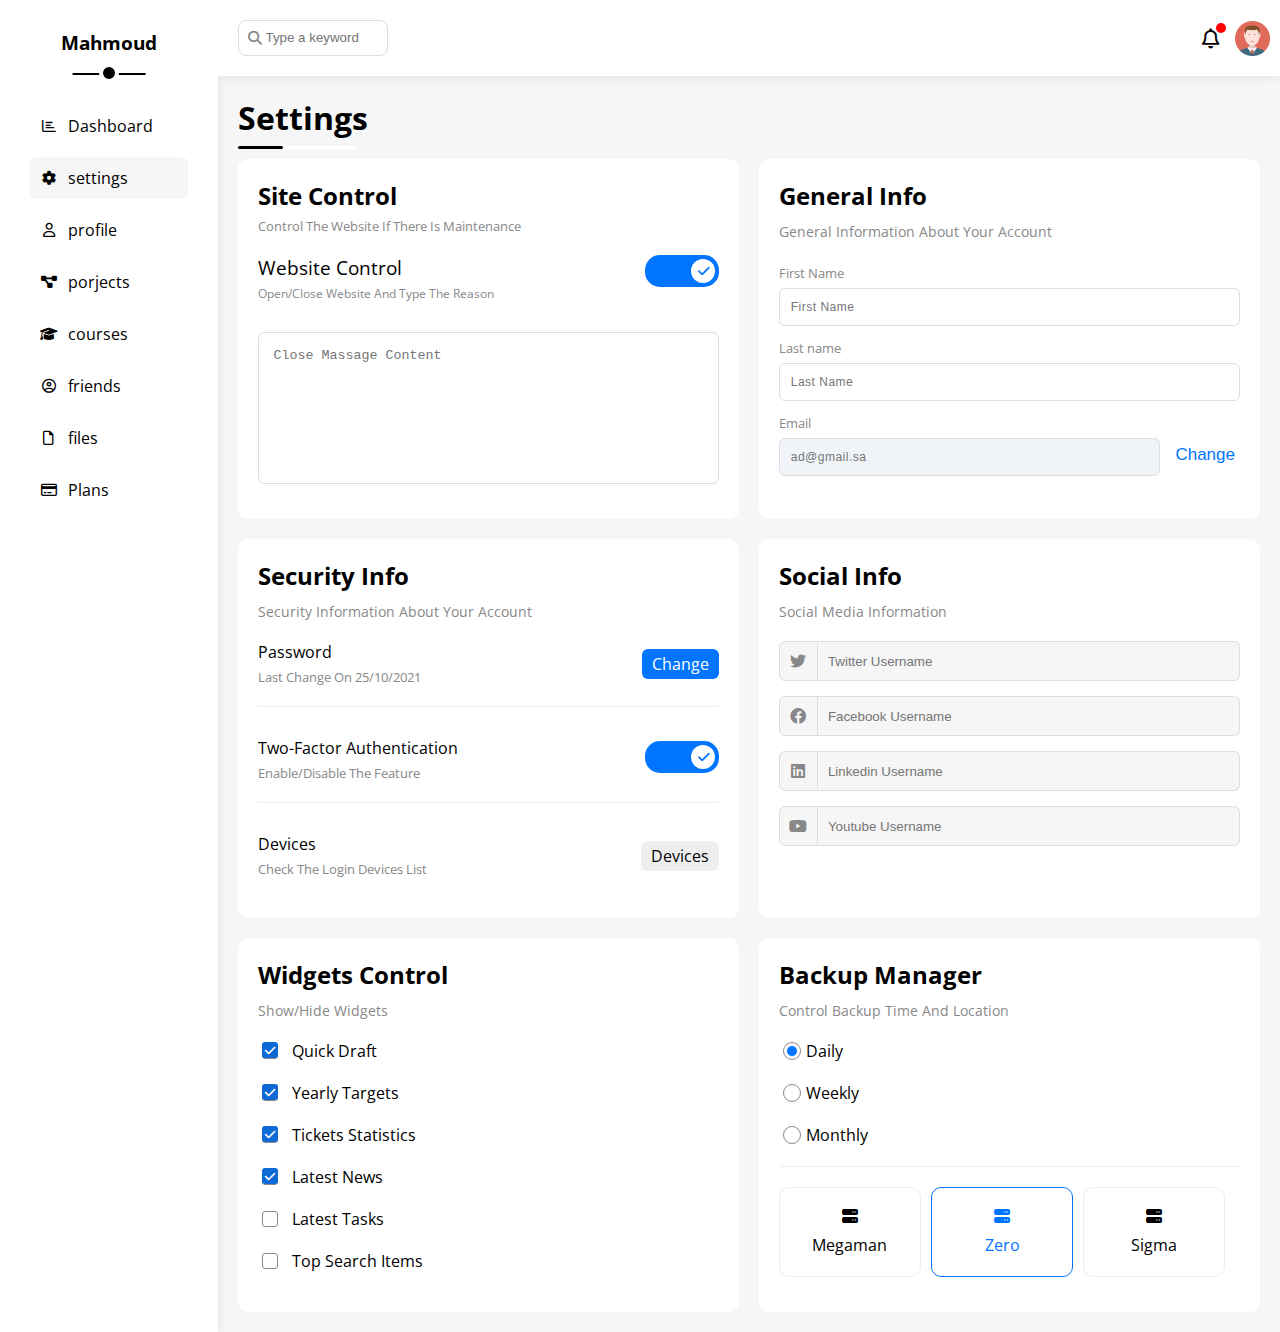
<file: settings.html>
<!DOCTYPE html>
<html lang="en">
<head>
    <meta charset="UTF-8">
    <meta http-equiv="X-UA-Compatible" content="IE=edge">
    <meta name="viewport" content="width=device-width, initial-scale=1.0">
    <link rel="stylesheet" href="css/all.min.css">
    <link rel="stylesheet" href="css/master.css">
    <link rel="stylesheet" href="css/framework.css">
    <link rel="preconnect" href="https://fonts.googleapis.com" />
    <link rel="preconnect" href="https://fonts.gstatic.com" crossorigin />
    <link href="https://fonts.googleapis.com/css2?family=Open+Sans:wght@300;500&#038;display=swap" rel="stylesheet" />
    <title>settings</title>
</head>
<body>
    <div class="page d-flex">
        <div class="sidebar">
            <h3 class="">Mahmoud</h3>
            <ul>
                <li class="p-10 br-6 m-10 fs-14 mb-10">
                    <a href="index.html" class="c-black mr-10 d-flex">
                        <i class="fa-regular fa-chart-bar fa-fw"></i>
                        <span>Dashboard</span>
                    </a>
                </li>
                <li class="active bg-gray  p-10 br-6 m-10 fs-14 mb-10">
                    <a href="settings.html" class="c-black mr-10 d-flex">
                        <i class="fa-solid fa-gear fa-fw"></i>
                        <span>settings</span>
                    </a>
                </li>
                <li class=" p-10 br-6 m-10 fs-14 mb-10">
                    <a href="profile.html" class="c-black mr-10 d-flex">
                        <i class="fa-regular fa-user fa-fw"></i>
                        <span>profile</span>
                    </a>
                </li>
                <li class=" p-10 br-6 m-10 fs-14 mb-10">
                    <a href="projects.html" class="c-black mr-10 d-flex">
                        <i class="fa-solid fa-diagram-project fa-fw"></i>
                        <span>porjects</span>
                    </a>
                </li>
                <li class=" p-10 br-6 m-10 fs-14 mb-10">
                    <a href="courses.html" class="c-black mr-10 d-flex">
                        <i class="fa-solid fa-graduation-cap fa-fw"></i>
                        <span>courses</span>
                    </a>
                </li>
                <li class=" p-10 br-6 m-10 fs-14 mb-10">
                    <a href="friends.html" class="c-black mr-10 d-flex">
                        <i class="fa-regular fa-circle-user fa-fw"></i>
                        <span>friends</span>
                    </a>
                </li>
                <li class=" p-10 br-6 m-10 fs-14 mb-10">
                    <a href="files.html" class="c-black mr-10 d-flex">
                        <i class="fa-regular fa-file fa-fw"></i>
                        <span>files</span>
                    </a>
                </li>
                <li class=" p-10 br-6 m-10 fs-14 mb-10">
                    <a href="Plans.html" class="c-black mr-10 d-flex">
                        <i class="fa-regular fa-credit-card fa-fw"></i>
                        <span>Plans</span>
                    </a>
                </li>
            </ul>
        </div>
        <div class="content full-width bg-gray">
            <!-- Start head -->
            <div class="head bg-white full-width space-between position-relative">
                <div class="search p-20 position-relative">
                    <input type="search" placeholder="Type a keyword">
                    <i class="fa-solid fa-magnifying-glass"></i></div>
                <div class="alirts d-flex pr-10">
                    <div class="icon position-relative"><i class="fa-regular fa-bell fa-lg mr-10"></i></div>
                    <img src="imgs/avatar.png" alt="" class="ml-5">
                </div>
            </div>
            <!-- End head  -->
            <div class="dashboard p-20">
                <div class="title pb-20 position-relative fit-width">
                    <h1 class="position-relative">Settings</h1>
                </div>
                <!-- Start wrapper -->
                <div class="wrapper">
                    <div class="Control p-20 bg-white br-10 ">
                        <h2>Site Control <span class="d-block c-gray fs-13 mt-5 f-normal">Control The Website If There Is Maintenance</span></h2>
                        <div class="space-between mt-10 mb-20">
                            <h3 class="mt-10 f-normal">Website Control <span class="d-block c-gray fs-12 mt-5 f-normal">Open/Close Website And Type The Reason</span></h3>
                            <div>
                                <label for="">
                                    <div class="toggle"><input class="" type="checkbox"></div>
                                </label>
                            </div>
                        </div>
                        <textarea class="full-width br-6 mb-10 mt-10 pb-20" name="" id="" cols="30" rows="8" placeholder="Close Massage Content"></textarea>
                    </div>
                    <div class="info p-20 bg-white br-10">
                        <h2>General Info <span class="fs-14 mt-10 c-gray d-block f-normal mb-20">General Information About Your Account</span></h2>
                        <div class="mb-10">
                            <label for="firstname" class="fs-13 c-gray">First Name </label>
                            <input type="text" id="firstname" class="d-block mt-5" placeholder="First Name">
                        </div>
                        <div class="mb-10">
                            <label for="lastname" class="fs-13 c-gray">Last name </label>
                            <input type="text" id="lastname" class="d-block mt-5" placeholder="Last Name">
                        </div>
                        <div class="mb-20 ">
                            <label for="email" class="fs-13 c-gray">Email</label>
                            <div class="d-flex">
                                <input type="text" id="email" name="lastname" class="d-block mt-5" placeholder="ad@gmail.sa" disabled>
                                <button >Change</button>
                            </div>
                        </div>
                    </div>
                    <div class="security p-20 bg-white br-10">
                        <h2>Security Info<span class="fs-14 mt-10 c-gray d-block f-normal mb-20">Security Information About Your Account</span></h2>
                        <div class="space-between pb-20 mb-20">
                            <p>Password <span class="c-gray d-block fs-13 mt-5">Last Change On 25/10/2021</span></p>
                            <a href="">Change</a>
                        </div>
                        <div class="space-between pb-20 mt-20">
                            <p>Two-Factor Authentication<span class="c-gray d-block fs-13 mt-5">Enable/Disable The Feature</span></p>
                            <div class="toggle"><input type="checkbox"></div>
                        </div>
                        <div class="space-between pb-20 mt-20">
                            <p>Devices<span class="c-gray d-block fs-13 mt-5">Check The Login Devices List</span></p>
                            <a href="">Devices</a>
                        </div>
                    </div>
                    <div class="social p-20 bg-white br-10">
                        <h2>Social Info<span class="fs-14 mt-10 c-gray  d-block f-normal mb-20">Social Media Information</span></h2>
                        <div class=" mt-10 d-flex">
                            <i class="fa-brands fa-twitter c-gray"></i>
                            <input type="text" placeholder="Twitter Username">
                        </div>
                        <div class=" mt-10 d-flex">
                            <i class="fa-brands fa-facebook c-gray"></i>
                            <input type="text" placeholder="Facebook Username">
                        </div>
                        <div class="mt-10 d-flex">
                            <i class="fa-brands fa-linkedin c-gray"></i>
                            <input type="text" placeholder="Linkedin Username">
                        </div>
                        <div class="mt-10 d-flex mb-20">
                            <i class="fa-brands fa-youtube c-gray"></i>
                            <input type="text" placeholder="Youtube Username">
                        </div>
                    </div>
                    <div class="Widgets p-20 bg-white br-10">
                        <h2>Widgets Control<span class="fs-14 mt-10 c-gray  d-block f-normal mb-20">Show/Hide Widgets</span></h2>
                        <div>
                            <input type="checkbox" id="chek" checked>
                            <label class="position-relative" for="chek">Quick Draft</label>
                        </div>
                        <div>
                            <input type="checkbox" id="chek1" checked>
                            <label class="position-relative" for="chek1">Yearly Targets</label>
                        </div>
                        <div>
                            <input type="checkbox" id="chek2" checked>
                            <label class="position-relative" for="chek2">Tickets Statistics</label>
                        </div>
                        <div>
                            <input type="checkbox" id="chek3" checked>
                            <label class="position-relative" for="chek3">Latest News</label>
                        </div>
                            <div>
                                <input type="checkbox" id="chek4" >
                                <label class="position-relative" for="chek4">Latest Tasks</label>
                            </div>
                            <div>
                                <input type="checkbox" id="chek5" >
                                <label class="position-relative" for="chek5">Top Search Items</label>
                            </div>
                    </div>
                    <div class="Manager p-20 bg-white br-10">
                        <h2>Backup Manager<span class="fs-14 mt-10 c-gray  d-block f-normal mb-20">Control Backup Time And Location</span></h2>
                        <div>
                            <div class="mt-20">
                                <input type="radio" name="timea" id="time" checked>
                                <label for="time">Daily</label>
                            </div>
                            <div class="mt-20">
                                <input type="radio" name="timea" id="Weekly">
                                <label for="Weekly">Weekly</label>
                            </div>
                            <div class="mt-20">
                                <input type="radio" name="timea" id="Monthly">
                                <label for="Monthly">Monthly</label>
                            </div>
                        </div>
                        <div class="mt-20 d-flex">
                            <div>
                                <input type="radio" name="new" id="Megaman">
                                <label for="Megaman" >
                                    <i class="fa-solid fa-server d-block mb-10"></i>
                                    Megaman
                                </label>
                            </div>
                            <div class="mr-10 ml-10">
                                <input type="radio" name="new" id="Zero" checked>
                                <label for="Zero" >
                                    <i class="fa-solid fa-server d-block mb-10"></i>
                                    Zero
                                </label>
                            </div>
                            <div>
                                <input type="radio" name="new" id="Sigma">
                                <label for="Sigma" >
                                    <i class="fa-solid fa-server d-block mb-10"></i>
                                    Sigma
                                </label>
                            </div>
                        </div>
                    </div>
                    
                </div>
                <!-- End wrapper -->
</body>
</html>
</file>
<file: css/master.css>
:root {
	--blue-color: #0075ff;
	--blue-alt-color: #0d69d5;
	--orange-color: #f59e0b;
	--green-color: #22c55e;
	--red-color: #f44336;
	--grey-color: #888;
}
* {
    margin: 0;
    padding: 0;
    box-sizing: border-box;
}
::-webkit-scrollbar {
    width: 15px;
}
::-webkit-scrollbar-thumb {
    background-color: var(--blue-color);
}
/* Start global rulse */
body {
    font-family: "Open Sans", sans-serif;;
}
textarea {
    resize: none;
}
ul {
    list-style: none;
    text-decoration: none;
}
a {
    text-decoration: none;
}
.title h1::before,
.title h1::after {
    content: "";
    height: 3px;
    position: absolute;
    border-radius: 6px;
    bottom: -10px;
}
.title h1::before {
    width: 120px;
    background-color: white;
}
.title h1::after {
    width: 50px;
    left: 0;
    background-color: black;
}
/* End global rulse */
/* Start sidebar */
.sidebar {
    min-height: 100vh;
    background-color:white;
    text-align: center;
	box-shadow: 0 0 10px #ddd;
    position: relative;
    padding: 20px;
}
.sidebar ul {
    text-align: left;
}
.sidebar ul li {
    transition: .3s;
}
.sidebar ul li:hover{
	background-color: #f6f6f6;
}
.sidebar ul li i {
    display: flex;
    align-items: center;
    justify-content: center;
}
.sidebar > h3 {
	text-align: center;
	margin: 20px;
    margin-top: 10px;
	margin-bottom: 50px;
    position: relative;
    font-weight: bold;
}
.sidebar .active {
    padding-right: 50px;
    background-color: #f6f6f6;;
}
.sidebar > h3:before {
	height: 2px;
	width: 53%;
	bottom: -20px;
}
.sidebar > h3::after {
	bottom: -28px;
	width: 12px;
	height: 12px;
	border-radius: 50%;
	border: 4px solid white;
}
.sidebar > h3::after,
.sidebar > h3::before {
    content: "";
	position: absolute;
    left: 50%;
    background-color: black;
    transform: translateX(-50%);
}
.sidebar ul li i {
    margin-right: 10px;
}
.sidebar ul li a span{
    font-size: 16px
}
@media (max-width:767px) {
    .sidebar {
        max-width: 64px;
    }
    .sidebar {
        padding: 0;
    }
    .sidebar .active {
        padding-right: 0;
    }
    .sidebar span {
        display: none;
    }
    .sidebar .active {
        width: fit-content;
    }
    .sidebar h3 {
        padding: 0;
        font-size: 13px;
        margin: 15px 0;
    }
    .sidebar h3:after,
    .sidebar h3:before {
        display: none;
    }
}
/* End sidebar */
/* Start content head  */
.content {
    overflow: hidden;
    background-color: #f0f4f8;
}
.content .head  {
    box-shadow: 0 0 10px #ddd;
}
.content .head .search input{
    position: relative;
}
.content .head .alirts {
    align-items: center;
    justify-content: center;
}
.content .head .alirts img {
    width: 35px;
}
.content .head .alirts .icon i::after {
	content: "";
	position: absolute;
	top: -4px;
	right: 4px;
	width: 10px;
	height: 10px;
	border-radius: 50%;
	background-color: red;
}
.content .head .search input {
    padding: 10px;
    padding-top: 9px;
    border:1px solid #ddd;
    border-radius: 8px;
    width: 150px;
    transition: .3s;
    padding-left: 27px;
}
.content .head .search input:focus {
    outline: none;
    width: 195px;
}
.content .head .search input:focus::placeholder{
    opacity: 0;
}
.content .head .search i {
    position: absolute;
	left: 30px;
	top: 50%;
	transform: translateY(-50%);
	font-size: 14px;
	color: #888;
}
/* end content head  */
/* start dashboard */

.content .dashboard .title h1::before,
.content .dashboard .title h1::after {
    content: "";
    height: 3px;
    position: absolute;
    border-radius: 6px;
    bottom: -10px;
}
.content .dashboard .title h1::before {
    width: 120px;
    background-color: white;
}
.content .dashboard .title h1::after {
    width: 35%;
    left: 0;
    background-color: black;
}
.wrapper {
    display: grid;
    grid-template-columns: repeat(auto-fill,minmax(450px,1fr));
    grid-gap: 20px;
    
}
.wrapper .box .welcome  img {
    text-align: right;
    width: 250px;
}
.wrapper .box .stats {
    margin: 30px 60px;
}
.wrapper .box .welcome {
    background: #eee;
	margin-bottom: -26px;
	padding: 20px;
    border-top-left-radius: 10px;
    border-top-right-radius: 10px;
}
.wrapper .box .image {
    padding-bottom: 25px;
}
.wrapper .box .image img{
	border: 5px white solid;
	margin-left: 38px;
	border-radius: 50%;
	width: 65px;
}
.wrapper .box hr{
    color: #888;
}
.wrapper .box .link {
    text-align: right;
    padding-bottom: 60px;
}
.wrapper .box .link a {
	padding: 5px 11px;
	width: fit-content;
	transition: .3s;
	border-radius: 12px;
	letter-spacing: 1px;
}
.wrapper .box .link a:hover {
    background-color: var(--blue-alt-color);
}
.wrapper .box {
    border-radius: 10px;
}
@media (max-width:1199px) {
    .wrapper {
        grid-template-columns: 1fr;
    }
}
@media (max-width:800px) {
    .wrapper .box .stats {
        flex-direction: column;
        text-align: center;
    }
    .wrapper .box .stats h4 {
        padding-top: 10px;
    }
}
@media (max-width:540px) {
    .wrapper .box .welcome {
        text-align: center;
    }
    .wrapper .box .welcome img{
        width: 100px;
    }
    .wrapper .box .welcome h2 {
        padding: 15px;
    }
    .wrapper .box .image img {
        margin-left: 61px;
    }
}
@media (max-width:470px) {
    .wrapper .box .welcome h2 {
        padding: 15px;
    }
    .wrapper .box .image img {
        margin-left: 61px;
    }
    .wrapper .box .welcome {
        text-align: center;
    }
    .wrapper .box .welcome img{
    display: none;
    }
}
/* Start Quick Draft */
.wrapper .box .text input,
.wrapper .box .textare textarea {
    border: none;
    border-radius: 6px;
    padding: 10px;
}
.wrapper .box .text input:focus,
.wrapper .box .textare textarea:focus {
    outline: none;
}
@media (max-width:541px) {
    .wrapper .box .link {
        text-align: center;
        margin-top: 15px;
    }
}
/* End Quick Draft */
/* Start Yearly Targets */
.targets .target .icon{
    width: 75px;
	height: 75px;
	background-color: rgb(0 117 255 / 20%);
	display: flex;
	align-items: center;
	justify-content: center;
}
.targets .target .icon i {
    color: var(--blue-color);
}
.targets .target .traget-stats {
    flex: 1;
    flex-wrap: wrap;
}
.targets .target {
    flex-wrap: wrap;
}
.targets .target .traget-stats .skill-bar{
    height: 3px;
    border-radius: 6px;
    width: 100%;
    background-color: rgb(0 117 255 / 20%);
    position: relative;
}
.targets .target .traget-stats .skill-bar > span {
    position: absolute;
    height: 100%;
}
.targets .target .traget-stats .skill-bar > span span {
    position: absolute;
	top: -30px;
	padding: 2px 4px;
	font-size: 13px;
	border-radius: 6px;
	color: white;
    right: -18px;
}
.targets .target .traget-stats .skill-bar > span span::after{
    content: "";
	position: absolute;
	border-width: 5px 5px 5px 5px;
	border-style: solid;
	border-color: var(--blue-color) transparent transparent transparent;
	right: 13px;
	bottom: -10px;
}
.targets .Projects .icon {
    background-color: rgb(245 158 11 / 20%);
}
.targets .Projects .icon i{
    color: var(--orange-color);
}
.targets .Projects .traget-stats .skill-bar {
    background-color: rgb(245 158 11 / 20%)
}
.targets .Projects .traget-stats .skill-bar > span {
    background-color: var(--orange-color);
}
.targets .Projects .traget-stats .skill-bar > span span {
    background-color: var(--orange-color);
}
.targets .Projects .traget-stats .skill-bar > span span::after {
    border-color: var(--orange-color) transparent transparent transparent;
}
/*  */
.targets .Team .icon {
    background-color: rgb(34 197 94 / 20%);
}
.targets .Team .icon i{
    color: var(--green-color);
}
.targets .Team .traget-stats .skill-bar {
    background-color: rgb(34 197 94 / 20%)
}
.targets .Team .traget-stats .skill-bar > span {
    background-color: var(--green-color);
}
.targets .Team .traget-stats .skill-bar > span span {
    background-color: var(--green-color);
}
.targets .Team .traget-stats .skill-bar > span span::after {
    border-color: var(--green-color) transparent transparent transparent;
}
/* End Yearly Targets */
/* Start Tickets Statistics */
.box .container {
    display: grid;
    grid-template-columns: 1fr 1fr;
    margin-top: 10px;
}
.box .tickets .div {
	border: 1px solid rgba(136, 136, 136, 0.477);
	text-align: center;
	border-radius: 10px;
	display: flex;
	justify-content: center;
	align-items: center;
	flex-direction: column;
    width: calc(100% - 20px);
    padding: 30px;
}
.box .tickets .div div h3{
    font-size: 25px;
}
@media (max-width:767px) {
    .box .container {
        grid-template-columns: 1fr;
    }
}
/* End Tickets Statistics */
/* Start news */
.news img {
    width: 100px;
	height: 55px;
}
.news > div {
    border-bottom: 1px solid #eee;
    padding-bottom: 15px;
    margin-bottom: 10px;
}
.news > div:last-of-type {
    border-bottom: none;
    padding-bottom: 0px;
}
@media (max-width:767px) {
    .news > div {
        flex-wrap: wrap;
    }
    .news > div > div {
        flex-wrap: wrap;
    }
    .news > div > div img {
        padding-bottom: 5px;
    }
}
/* End news */
/* Start Tasks*/
.box .tasks i {
    cursor: pointer;
    transition: 0.3s;
}
.box .tasks i:hover {
    color: var(--red-color);
}
.box .tasks > div {
    border-bottom: 1px solid #eee;
    padding-bottom: 10px;
    flex-wrap: wrap;
}
.box .tasks > div:last-of-type {
    border-bottom: none;
    padding-bottom: 0;
}
.box .tasks > div:nth-child(5) p{
    text-decoration: line-through;
    opacity: .5;
}
.box .tasks > div:nth-child(5) i{
    opacity: 0.5;
}
/* End Tasks*/
/* Start uploads */
.box .uploads img {
    width: 40px;
}
.box .uploads > div {
    border-bottom: 1px solid #eee
}
.box .uploads > div:last-of-type {
    border-bottom: none;
}
/* End uploads */
/* Start progres */
.box .progres ul::after {
	content: "";
	height: 99%;
	width: 2px;
	position: absolute;
	left: -2px;
	top: 1px;
	background-color: var(--blue-color);
}
.box .progres ul li{
	margin-top: 25px;
	margin-left: 20px;
	font-size: 18px;
}
.box .progres ul li::before,
.box .progres ul li::after {
    content: "";
	position: absolute;
    top: 50%;
	transform: translateY(-50%);
    background-color: var(--blue-color);
    border-radius: 50%;
}
.box .progres ul li::before{
	width: 25px;
	height: 25px;
	left: -34px;
}
.box .progres ul li::after {
	width: 17px;
	height: 17px;
	border: 2px solid white;
	left: -32px;
	z-index: 1;
}
.box .progres ul li:nth-child(4)::after {
    animation: opacity 1.5s infinite;
}
.box .progres ul li:last-of-type:after {
    background-color: white;
}
.box .progres img {
    position: absolute;
    right: 0;
    bottom: 0;
    opacity: 0.2;
    width: 200px;
}
@media (max-width:600px) {
    .box .progres img {
        display: none;
    }
}
@keyframes opacity{
    0%,100% {
        background-color: var(--blue-color);
    }
    50% {
        background-color: white;
    }
}
/* End progres */
/* Start Reminders */
.box .reminders > div::before,
.box .reminders > div::after {
    content: "";
	position: absolute;
}
.box .reminders > div::before {
	left: -5px;
	top: 50%;
	transform: translatey(-50%);
	width: 13px;
	height: 13px;
	border-radius: 50%;
}
.box .reminders > div::after {
    left: 20px;
    top: 0;
    height: 100%;
    width: 2px;
}
.box .reminders > div p {
    margin-left: 40px;
    margin-top: 25px
}
/* End Reminders */
/* Start post */
.box .post .post-title img{
    width: 50px;
}
.box .post .post-title {
    margin-bottom: 8px;
}
.box .post > p {
    border-top: 1px  solid #eee;
    border-bottom: 1px  solid #eee;
    padding: 20px 5px;
    line-height: 2;
    letter-spacing: 0.2px;
}
/* End post */
/* Start media  */
.box .media .twitter {
    background-color: rgb(29 161 242 / 20%);
}
.box .media .twitter i {
    background-color: #1da1f2;
} 
.box .media .twitter span {
    color: #1da1f2;
}
.box .media .facebook {
    background-color: rgb(24 119 242 / 20%);
}
.box .media .facebook  span{
    color: #1877f2;
}
.box .media .facebook i {
    background-color: #1877f2;
} 
.box .media .facebook a {
    background-color: #1877f2;
}
.box .media .youtube  {
    background-color: rgb(255 0 0 / 20%);
}
.box .media .youtube i {
    background-color: #ff0000;
}
.box .media .youtube a {
    background-color: #ff0000;
}
.box .media .youtube span {
    color: #ff0000;
}
.box .media .in  {
    background-color: rgb(0 119 181 / 20%);
}
.box .media .in i {
    background-color: #0077b5;
}
.box .media .in span {
    color: #0077b5;
}
.box .media .in a {
    background-color: #0077b5;
}
.box .media > div i {
    width: 55px;
	height: 55px;
	display: flex;
	align-items: center;
	justify-content: center;
	margin-right: 10px;
    transition: 0.3s;
}
.box .media > div i:hover {
    transform: rotate(5deg);
}
/* End media  */
/* Start projects table  */

.Project .table thead {
    background-color: #eee;
}
.Project .table thead td{
    border: none;
    border-left: none;
}
.Project table img {
    width: 32px;
    height: 32px;
    border-radius: 50%;
    border: 1px white solid;
    padding: 2px;
}
.Project table tbody tr td:last-child {
    border-right: 1px solid #eee;
}
.Project table tbody tr {
    transition: 0.3s;
}
.Project table tbody tr:hover {
    background-color: #faf7f7;
}
.Project table img:not(:first-child) {
    margin-left: -20px;
}
.Project table td {
    padding: 15px;
}
.Project table tbody td {
    border-left: 1px solid #eee;
    border-bottom: 1px solid #eee;
}
.Project table {
    width: 100%;
    border-spacing: 0;
}
.Project .table {
    overflow-x: auto;

}
@media (max-width:1024px) {
    .Project table {
        min-width: 1000px;
    }
}
/* End projects table  */
/* End dashboard */
/* Start settings */
.toggle input{
    width: 74px;
	height: 32px;
	border-radius: 15px;
	background-color: var(--blue-color);
    position: relative;
    cursor: pointer;
    -webkit-appearance: none;
    transition: 0.3s;
}
.toggle input::after {
    font-family: var(--fa-style-family-classic);
	content: "\f00c";
    color: var(--blue-color);
	font-weight: 900;
	width: 24px;
	height: 24px;
	position: absolute;
	background-color: white;
	border-radius: 50%;
	top: 50%;
	transform: translateY(-50%);
	display: flex;
	align-items: center;
	justify-content: center;
	left: 63%;
    transition: 0.3s;
}
.toggle input:checked {
    background-color: #eee;
}
.toggle input:checked::after {
    left: 2px;
    content: "\f00d";
    color: inherit;
}
.wrapper .Control textarea {
    padding: 15px;
    outline: none;
    border: none;
    border: 1px solid #ddd;
}
.wrapper .Manager > div:last-of-type > div label:before {
    display: none;
}
/* Start info */
.wrapper .info > div input {
    outline: none;
    border-radius: 6px ;
    width: 100%;
    padding: 11px;
    border: 1px solid #ddd;
    font-size: 12px;
    letter-spacing: 0.5px;
}
.wrapper .info > div button {
    padding: 5px;
    background-color: white;
    border: none;
    color: var(--blue-color);
    font-size: 17px;
    cursor: pointer;

}
.wrapper .info > div:last-of-type input{
    color: #bbb;
    background-color: #f0f4f8;
    cursor: no-drop;
    margin-right: 10px;
}
/* End info */
/* Start security */
.wrapper .security > div:not(:last-of-type){
    border-bottom: 1px solid #eee;
    margin-bottom: 30px;
}
.wrapper .security > div:first-of-type a {
    padding: 4px 10px;
	background-color: var(--blue-color);
	color: white;
	border-radius: 6px;
    transition: 0.3s;
}
.wrapper .security > div:first-of-type a:hover {
    background-color: var(--blue-alt-color)
}
.wrapper .security > div:last-of-type a{
    border-radius: 6px;
    padding: 4px 10px;
    color: black;
    background-color: #eee;
}
/* End security */
/* Start social  */
.wrapper .social > div:not(:last-of-type) {
    margin-bottom: 15px;
}
.wrapper .social i {
    width: 40px;
	height: 40px;
    background-color: #f6f6f6;
	border: 1px solid #ddd;
	display: flex;
	align-items: center;
	justify-content: center;
    border-top-left-radius: 6px;
    border-bottom-left-radius: 6px;
    transition: 0.3s;
}
.wrapper .social input {
    outline: none;
	padding: 10px;
    background-color: #f6f6f6;
	border: 1px solid #ddd;
	border-left: none;
	width: calc(100% - 30px);
    border-top-right-radius: 6px;
    border-bottom-right-radius: 6px;
    
}
.wrapper .social > div:focus-within i {
    color: black;
}
/* End social  */
/* Start Widgets */
.wrapper .Widgets > div {
    margin-bottom: 20px;
}
.wrapper .Widgets > div label {
    padding-left: 30px;
    position: relative;
    cursor: pointer;
}
.wrapper .Widgets > div label:hover::before {
    border-color: var(--blue-alt-color);
}
.wrapper .Widgets > div label::before,
.wrapper .Widgets > div label::after {
    position: absolute;
    top: 50%;
    left: 0;
    border-radius: 3px;
}
.wrapper .Widgets > div label::before {
    content: "";
    transform: translateY(-50%);
    border: 1px solid var(--grey-color);
    width: 14px;
    height: 14px;
}
.wrapper .Widgets > div label::after {
    font-family: var(--fa-style-family-classic);
	content: "\f00c";
	font-weight: 900;
	transform: scale(0) rotate(360deg);
	background-color: var(--blue-alt-color);
	color: white;
	font-size: 12px;
	width: 16px;
	height: 16px;
	display: flex;
	align-items: center;
	justify-content: center;
    transition: 0.3s;
    margin-top: -9px;
}
.wrapper .Widgets > div input ,
.wrapper .Manager > div input {
    -webkit-appearance: none;
}
.wrapper .Widgets > div input:checked + label:after {
    transform: scale(1);
}
/* End Widgets */
/* Start Manager */
.wrapper .Manager > div:first-of-type label{
    padding-left: 23px;
    position: relative;
    cursor: pointer;
}
.wrapper .Manager > div label::before{
    content: "";
    position: absolute;
    left: 0;
    top: 50%;
    transform: translatey(-50%);
    border-radius: 50%;
    border: 1px solid var(--grey-color);
    width: 16px;
    height: 16px;
}
.wrapper .Manager > div:first-of-type label::after{
    content: "";
    position: absolute;
    left: 3px;
    top: 50%;
    transform: translatey(-50%);
    border-radius: 50%;
    width: 10px;
    height: 10px;
    background-color: var(--blue-color);
    border: 1px solid white;
    z-index: -1;
}
.wrapper .Manager > div:first-of-type input:checked + label::after {
    z-index: 1;
}
.wrapper .Manager > div:first-of-type {
    padding-bottom: 20px;
    border-bottom: 1px solid #eee;
}
.wrapper .Manager > div:last-of-type > div {
    border-radius: 10px;
    text-align: center;
    width: calc(33% - 10px);
    display: flex;
}
.wrapper .Manager > div:last-of-type > div label {
    width: 100%;
    height: 100%;
    cursor: pointer;
    border: 1px solid #eee;
    padding: 20px 20px;
    border-radius: 10px;
}
.wrapper .Manager > div:last-of-type > div input:checked + label {
    color: var(--blue-color);
    border-color: var(--blue-color);
} 
@media (max-width:500px) {
    .wrapper .Manager > div:last-of-type {
        flex-direction: column;
        justify-content: center;
        align-items: center;
    }
    .wrapper .Manager > div:last-of-type div {
        width: 80%;
    }
    .wrapper .Manager > div:last-of-type div:nth-child(2) {
        margin: 10px 0;
    }
}
/* End Manager */
/* End settings */
/* Start profile */
.profile .cv img {
    width: 100px;
}
.profile .cv > div h3 span::before,
.profile .cv > div h3 span::after {
    content: "";
    position: absolute;
    bottom: -10px;
    left: 0;
    border-radius: 6px;
    height: 5px;
    bottom: -18px;
}
.profile .cv > div h3 span {
    margin-bottom: 30px;
}
.profile .cv > div h3 span::before{
    width: 100%;
    background-color: #eee;
}
.profile .cv > div h3 span::after{
    background-color: var(--blue-color);
    width: 80%;
}
.profile .cv > div:last-of-type {
    width: 50%;
    border-left: 1px solid #ddd;
}
.profile .cv .General-Information > div {
    border-bottom: 1px #ddd solid;
}
.profile .cv .General-Information .none {
    border-bottom: none;
}
.profile .cv .General-Information > div > div{
    max-width: 230px;
    display: flex;
    justify-content: space-between;
    flex: 1;
    flex-wrap:  wrap;
}

.profile .cv .General-Information .toggle input::after {
    height: 10px;
	font-size: 9px;
	width: 13px;
}
.profile .cv .General-Information .toggle input{
    height: 14px;
    width: 50px;
}
@media (max-width:1099px) {
    .profile .cv .cv-title {
        width: fit-content;
        margin: auto;
    }
    .profile .cv  {
        flex-direction: column;
        flex: 1;
    }
    .profile .cv > div:last-of-type {
        border-left: none;
        border-top: 1px solid #ddd ;
        width: 100%;
        font-size: 11;
    }

    .profile .cv .General-Information > div  {
        flex-wrap: wrap;
    }
}
@media (max-width:767px) {
    .profile .cv .General-Information > div  {
        flex-direction: column;
    }
    .profile .cv .General-Information > div > div {
        margin-top: 10px;
    }
}
/* start skills and activetis  */
.profile .container {
    display: grid;
    grid-template-columns: 1fr 2fr;
}
.profile .activities > div img {
    width: 60px;
}
@media (max-width:767px) {
    .profile .container {
        grid-template-columns: 1fr;
    }
    .profile .container > .activities {
        margin-top: 20px;
        margin-left: 0;
    }
}
/* End skills and activetis  */
/* End profile */
/* Start projects  */
.wrapper .project > div {
    margin-left: 20px;
}
.wrapper .project > div img {
    border-radius: 50%;
    width: 40px;
    margin-top: 30px;
    margin-bottom: 20px;
    border: 2px white solid;
    margin-left: -16px;
    position: relative;
    cursor: pointer;
}
.wrapper .project > div img:hover {
    z-index: 1;
}
.wrapper .project .xskills {
    border-top: 1px solid #eee;
    border-bottom: 1px solid #eee;
    justify-content: flex-end;
    margin-right: 10px;
}
.wrapper .project > div:last-of-type > span{
	width: 500px;
	height: 8px;
	border-radius: 6px;
	background-color: #eee;
}

@media (max-width:767px) {
    .wrapper .project > div:last-of-type {
        flex-direction: column;
        text-align: center;
        margin-top: 20px;
        margin-left: 0;
    }
    .wrapper .project > div:last-of-type > span {
        width: 250px;
    }
    .wrapper .project > div:nth-child(4) {
        flex-direction: column;
        text-align: left;
    }
    .wrapper .project > div:nth-child(4) h4{
        width: fit-content;
        margin-top: 10px;
    }
    .wrapper .project > div:last-of-type p {
        text-align: center;
    }
}
/* End projects  */
/* Start coureses */
.courses-wrapper {
    display: grid;
    grid-template-columns: repeat(auto-fill,minmax(300px,1fr));
    gap: 15px;
}
.courses-wrapper .course-box {
    grid-template-rows: 1fr 1fr;
}
.courses-wrapper .course-box > div:first-of-type img:last-of-type{
    width: 60px;
    margin: 20px;
    border: 2px solid white;
    left: 0;
}
.courses-wrapper .course-box > div:last-of-type p {
    line-height: 1.8;
    margin-bottom: 10px;
}
.courses-wrapper .course-box > div:last-of-type button {
    background-color: var(--blue-color);
    padding: 5px 10px ;
    color: white;
    border: none;
    border-radius: 6px;
    z-index: 1;
}
.courses-wrapper .course-box > div:last-of-type .button {
    top: 10px;
    z-index: 1;
}
.courses-wrapper .course-box .bottom {
    border-top: 1px solid #ddd;
    position: relative;
    padding-top: 15px;
}
@media (max-width:450px) {
    .courses-wrapper .course-box {
        width: 85%;
        margin: auto;
    }
}
/* End coureses */
/* Start Freinds */
.friends-wrapper {
    display: grid;
    grid-template-columns: repeat(auto-fill,minmax(300px,1fr));
    gap: 20px;
}
.friends-wrapper .friend-box .icon {
    width: 30px;
    height: 30px ;
    background-color: #ddd;
    border-radius: 50%;
    cursor: pointer;
    transition: 0.3s;
    color: #888;
}
.friends-wrapper .friend-box .icon:hover {
    background-color: var(--blue-color);
    color: white;
}
.friends-wrapper .friend-box  > div img {
    width: 100px;
    border-radius: 50%;
}
.friends-wrapper .friend-box .friend-stats {
    border-top: 1px solid #eee;
    border-bottom: 1px solid #eee;
    font-size: 14px;
}
.friend-box .friend-links a ,
.friend-box .friend-links button {
    border: none;
    font-size: 12px;
    padding: 4px 8px;
    border-radius: 6px;
    color: white;
}
/* End Freinds */
/* Start files */
.files-page {
    display: grid;
    grid-template-columns: 6fr 1fr;
    gap: 20px;
}
.files-wrapper {
    display: grid;
    grid-template-columns: repeat(auto-fill,minmax(200px,1fr));
    grid-gap: 20px;
}
.files-wrapper .file img {
    width: 55px;
    transition: 0.3s;
}
.files-wrapper .file img:hover {
    transform: rotate(5deg);
}
.files-page .statistics .statistic .icon {
	width: 32px;
	height: 32px;
	background-color: rgb(0 117 255 / 20%);
	font-size: 12px;
}
.files-page .statistics .statistic {
    border: 1px solid #ddd;
}
.files-page .statistics .images .icon {
    background-color: rgb(34 197 94 / 20%);
}
.files-page .statistics .word .icon {
    background-color: rgb(244 67 54 / 20%);
}
.files-page .statistics .csv .icon {
    background-color: rgb(245 158 11 / 20%);
}
.files-page .statistics {
    height: fit-content;
}
.files-page .statistics .upload button{
    border: none;
	border-radius: 6px;
	background-color: var(--blue-color);
	color: white;
	padding: 10px;
    transition: 0.3s;
    cursor: pointer;
}
.files-page .statistics .upload button:hover {
    background-color: var(--blue-alt-color);
}
.files-page .statistics .upload button:hover i {
    animation: up-down 0.8s infinite;
}
@keyframes up-down {
    50% {
        transform: translatey(-3px);
    }
    100% {transform: translateY(0px);}
}
@media (max-width:767px) {
    .files-page {
        grid-template-columns: 1fr;
    }
    .files-page .statistics {
        order: -1;
    }
}
/* End files */
/* Start Plans */
.plants-wrapper {
    display: grid;
    grid-template-columns: repeat(auto-fill,minmax(400px,1fr));
    gap: 20px;
}
@media (max-width:767px) {
    .plants-wrapper {
        display: grid;
        grid-template-columns: 1fr;
        gap: 20px;
    }
}
.plants-wrapper .plan:first-of-type > div:first-of-type {
    border: 1px solid var(--green-color)
}
.plants-wrapper .plan:nth-child(2) > div:first-of-type {
    border: 1px solid var(--blue-color);
}
.plants-wrapper .plan:nth-child(3) > div:first-of-type {
    border: 1px solid var(--orange-color);
}
.plants-wrapper .plan > div:first-of-type > div{
    border: 2px solid white;
}
.plants-wrapper .plan > div:first-of-type > div > div {
    padding: 20px
}
.plants-wrapper .plan ul li {
    margin-top: 20px;
    border-bottom: 1px solid #eee;
    padding-bottom: 10px;
}
.plants-wrapper .plan ul li > i {
    cursor: pointer;
}
.plants-wrapper .plan .join button {
    border: none;
	border-radius: 6px;
	padding: 5px 7px;
	color: white;
    cursor: pointer;
}
/* End Plans */
</file>
<file: css/framework.css>
:root {
	--blue-color: #0075ff;
	--blue-alt-color: #0d69d5;
	--orange-color: #f59e0b;
	--green-color: #22c55e;
	--red-color: #f44336;
	--grey-color: #888;
}
/* Start margin */
.m-10 {
    margin: 10px;
}
.m-20 {
    margin: 20px;
}
.mt-25 {
    margin-top: 25px;
}
.mt-20 {
    margin-top: 20px;
}
.mt-5 {
    margin-top: 5px;
}
.mt-15 {
    margin-top: 15px;
}
.mt-10 {
    margin-top: 10px;
}
.mt-8 {
    margin-top: 8px;
}
.mr-5 {
    margin-right: 5px;
}
.mr-10 {
    margin-right: 10px;
}
.mr-15 {
    margin-right: 15px;
}
.mr-20 {
    margin-right: 20px;
}
.mb-10 {
    margin-bottom: 10px;
}
.mb-20 {
    margin-bottom: 20px;
}
.mb-5 {
    margin-bottom: 5px;
}
.ml-5 {
    margin-left: 5px;
}
.ml-10 {
    margin-left: 10px;
}
.ml-20 {
    margin-left: 20px;
}
/* End margin */
.c-transpect {
    color: transparent;
}
/* Start padding */
.p-25 {
    padding: 25px;
}
.p-5 {
    padding: 5px;
}
.p-8 {
    padding: 8px;
}
.p-10 {
    padding: 10px;
}
.p-20 {
    padding: 20px;
}
.pt-5 {
    padding-top: 5px;
}
.pt-10 {
    padding-top: 10px;
}
.pt-20 {
    padding-top: 20px;
}
.pr-10 {
    padding-right: 10px;
}
.pb-10 {
    padding-bottom: 10px;
}
.pb-15 {
    padding-bottom: 15px;
}
.pb-5 {
    padding-bottom: 5px;
}
.pb-20 {
    padding-bottom: 20px;
}
.pl-10 {
    padding-left: 10px;
}
.pl-20 {
    padding-left: 20px;
}
/* End padding */
/* Start display */
.d-flex {
    display: flex;
}
.d-grid {
    display: grid;
}
.d-block {
    display: block;
}
.gap-20 {
    gap: 20px;
}
/* End display */
/* Start colors */
.bg-gray {
    background-color: #f6f6f6;
}
.bg-white {
    background-color: white;
}
.bg-blue {
    background-color: var(--blue-color);
}
.bg-red {
    background-color: var(--red-color);
}
.bg-orange {
    background-color: var(--orange-color);
}
.bg-green {
    background-color: var(--green-color);
}
.f {
    color: var(--blue-color);
}
.c-black {
    color: black;
}
.c-white {
    color: white;
}
.c-gray {
    color: #888;
}
.c-orange {
    color: var(--orange-color);
}
.c-green {
    color: var(--green-color);
}
.c-red {
    color: var(--red-color);
}

/* End colors */
/* Start fonts */
.fs-14 {
    font-size: 14px;
}
.fs-13 {
    font-size: 13px;
}
.fs-12 {
    font-size: 12px;
}
.fs-11 {
    font-size: 11px;
}
.f-bold {
    font-weight: bold;
}
.f-normal {
    font-weight: normal;
}
/* End fonts */
/* Start borders */
.br-6 {
    border-radius: 6px;
}
.br-10 {
    border-radius: 10px;
}
.br-half {
    border-radius: 50%;
}
/* End borders */
/* Start widths */
.full-width {
    width: 100%;
}
.fit-width {
    width: fit-content;
}
.flex-1 {
    flex: 1;
}
/* End widths */
/* Start componant */
.space-between {
    display: flex;
    align-items: center;
    justify-content: space-between;
}
.justify-center {
    display: flex;
    align-items: center;
    justify-content: center;
}
.align-items {
    display: flex;
    align-items: center;
}
.text-center {
    text-align: center;
}
.text-right {
    text-align: right;
}
/* End componant */
.position-relative {
    position: relative
}
.position-ab {
    position: absolute;
}
.bac-green::after, 
.bac-green::before {
    background-color: var(--green-color);
}
.bac-red::after, 
.bac-red::before {
    background-color: var(--red-color);
}
.bac-blue::after, 
.bac-blue::before {
    background-color: var(--blue-color);
}
.bac-orange::after, 
.bac-orange::before {
    background-color: var(--orange-color);
}
@media (max-width:767px) {
    .phone-column {
        display: flex;
        flex-direction: column;
    }

}
.bb-gray {
    border-bottom: 1px solid #eee;
}
.bb-none {
    border-bottom: none;
}
/* after bg colors for the bars */
.after-bg-red::after {
    background-color: var(--red-color);
} 
.after-bg-blue::after {
    background-color: var(--blue-color);
} 
.after-bg-green::after {
    background-color: var(--green-color);
}
</file>
